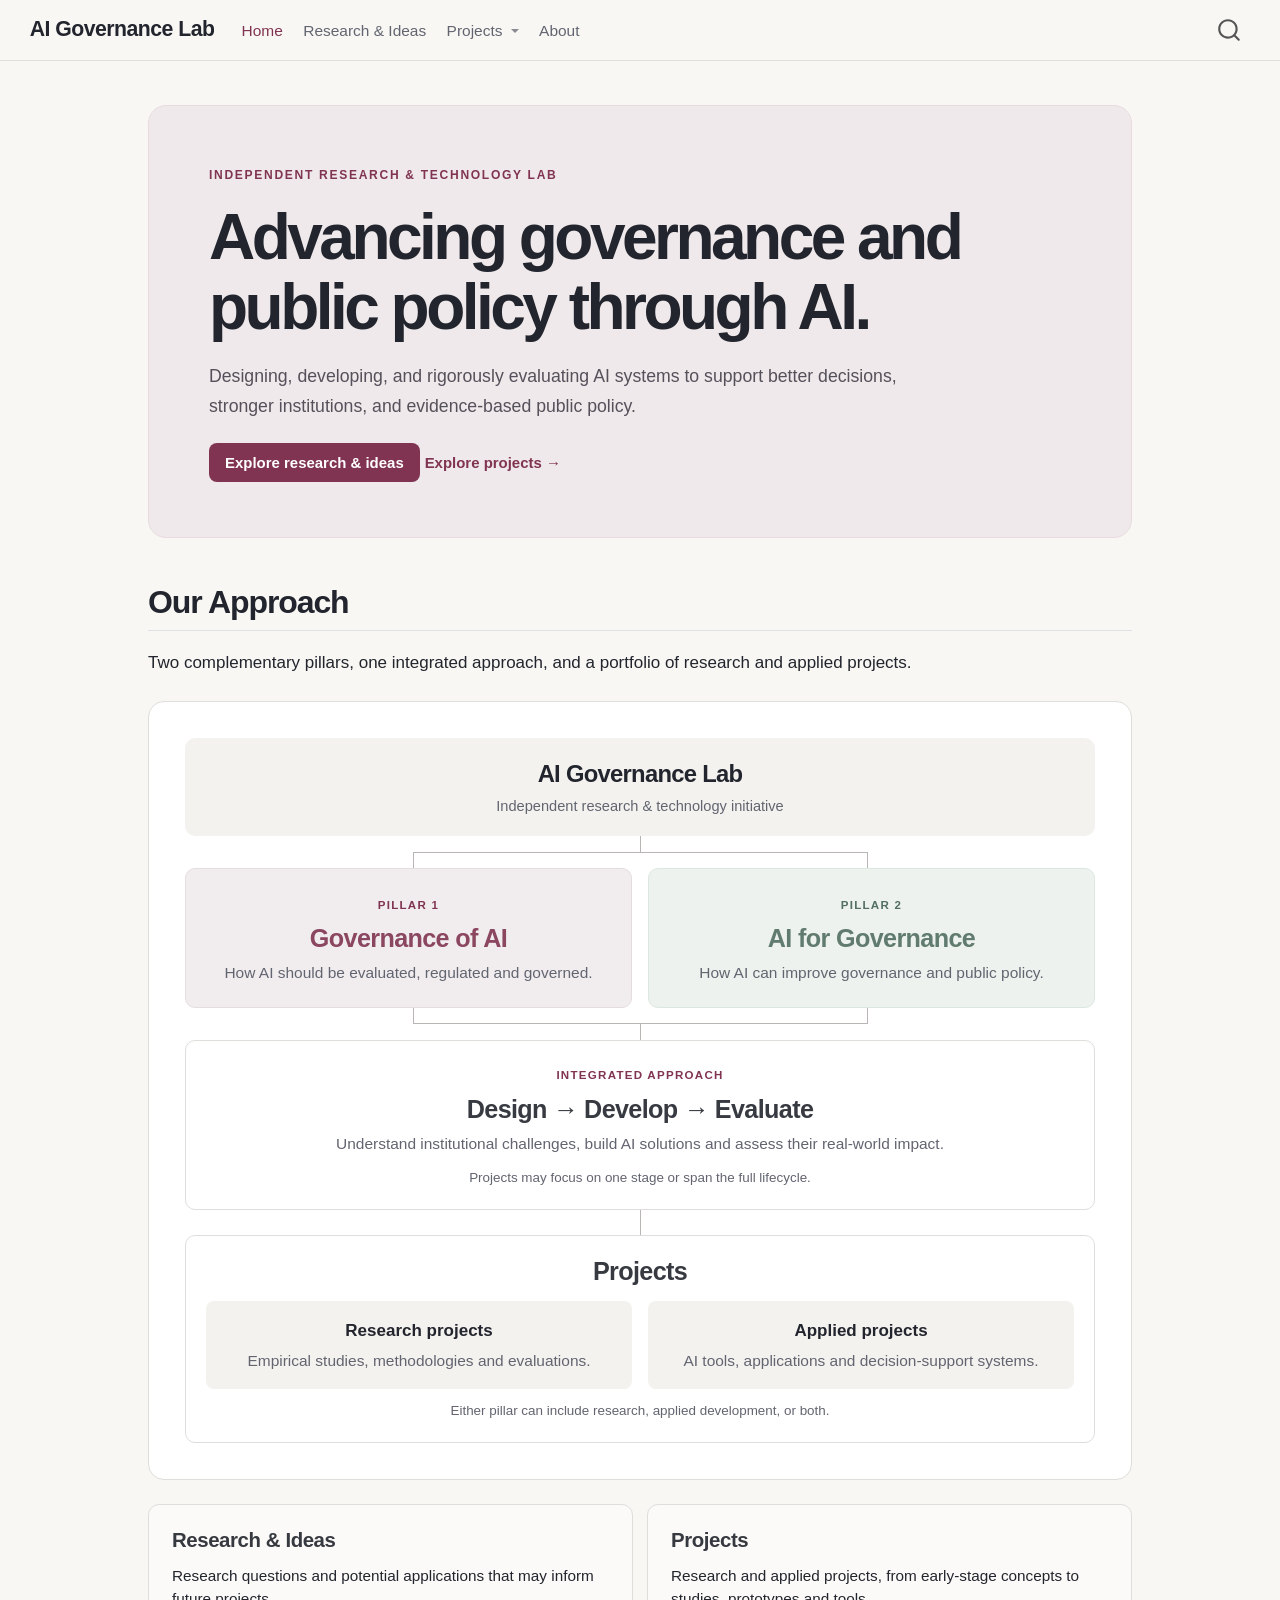
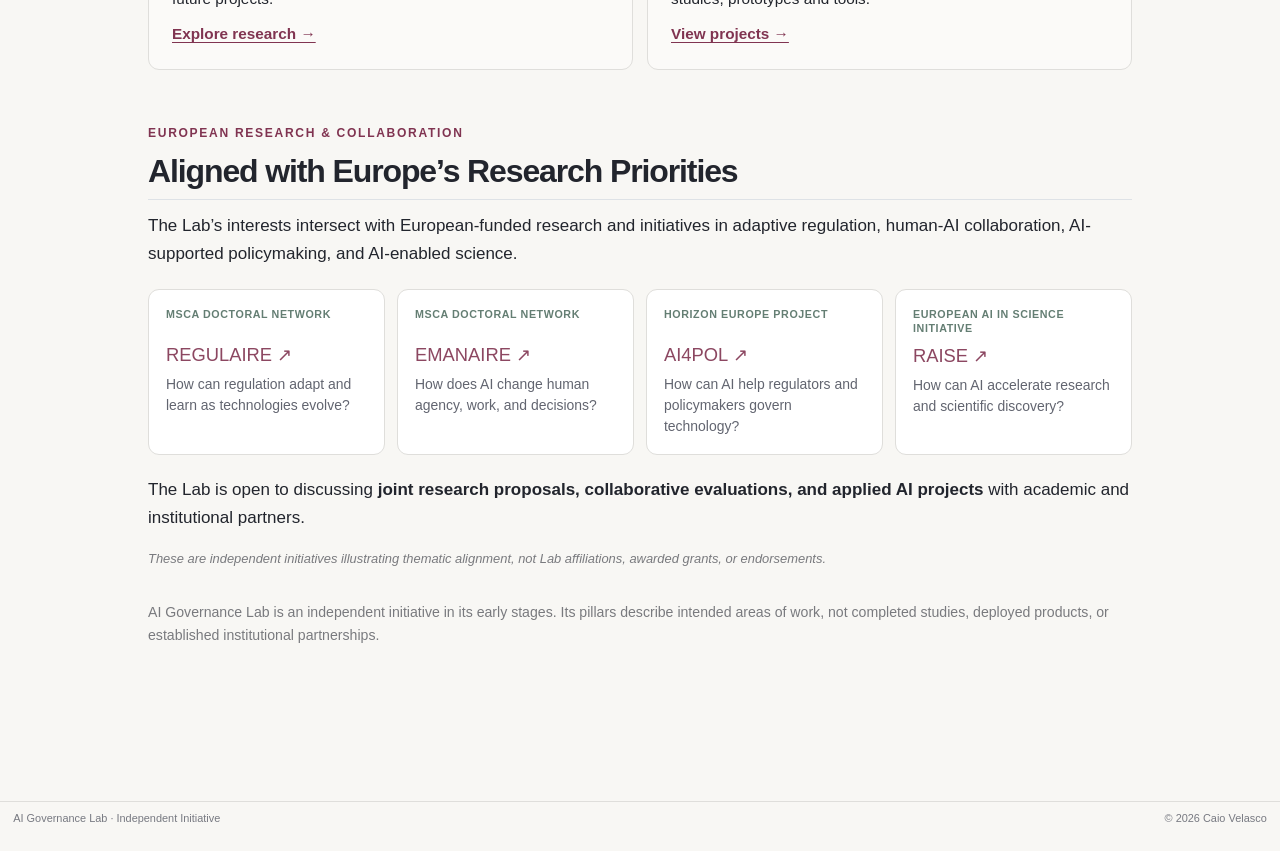
<file: index.html>
<!DOCTYPE html>
<html xmlns="http://www.w3.org/1999/xhtml" lang="en" xml:lang="en"><head>

<meta charset="utf-8">
<meta name="generator" content="quarto-1.7.28">

<meta name="viewport" content="width=device-width, initial-scale=1.0, user-scalable=yes">


<title>Home – AI Governance Lab</title>
<style>
code{white-space: pre-wrap;}
span.smallcaps{font-variant: small-caps;}
div.columns{display: flex; gap: min(4vw, 1.5em);}
div.column{flex: auto; overflow-x: auto;}
div.hanging-indent{margin-left: 1.5em; text-indent: -1.5em;}
ul.task-list{list-style: none;}
ul.task-list li input[type="checkbox"] {
  width: 0.8em;
  margin: 0 0.8em 0.2em -1em; /* quarto-specific, see https://github.com/quarto-dev/quarto-cli/issues/4556 */ 
  vertical-align: middle;
}
</style>


<script src="site_libs/quarto-nav/quarto-nav.js"></script>
<script src="site_libs/quarto-nav/headroom.min.js"></script>
<script src="site_libs/clipboard/clipboard.min.js"></script>
<script src="site_libs/quarto-search/autocomplete.umd.js"></script>
<script src="site_libs/quarto-search/fuse.min.js"></script>
<script src="site_libs/quarto-search/quarto-search.js"></script>
<meta name="quarto:offset" content="./">
<script src="site_libs/quarto-html/quarto.js" type="module"></script>
<script src="site_libs/quarto-html/tabsets/tabsets.js" type="module"></script>
<script src="site_libs/quarto-html/popper.min.js"></script>
<script src="site_libs/quarto-html/tippy.umd.min.js"></script>
<link href="site_libs/quarto-html/tippy.css" rel="stylesheet">
<link href="site_libs/quarto-html/quarto-syntax-highlighting-b719d3d4935f2b08311a76135e2bf442.css" rel="stylesheet" id="quarto-text-highlighting-styles">
<script src="site_libs/bootstrap/bootstrap.min.js"></script>
<link href="site_libs/bootstrap/bootstrap-icons.css" rel="stylesheet">
<link href="site_libs/bootstrap/bootstrap-a7e50f59256de108c7354ee72caa2c62.min.css" rel="stylesheet" append-hash="true" id="quarto-bootstrap" data-mode="light">
<script id="quarto-search-options" type="application/json">{
  "location": "navbar",
  "copy-button": false,
  "collapse-after": 3,
  "panel-placement": "end",
  "type": "overlay",
  "limit": 50,
  "keyboard-shortcut": [
    "f",
    "/",
    "s"
  ],
  "show-item-context": false,
  "language": {
    "search-no-results-text": "No results",
    "search-matching-documents-text": "matching documents",
    "search-copy-link-title": "Copy link to search",
    "search-hide-matches-text": "Hide additional matches",
    "search-more-match-text": "more match in this document",
    "search-more-matches-text": "more matches in this document",
    "search-clear-button-title": "Clear",
    "search-text-placeholder": "",
    "search-detached-cancel-button-title": "Cancel",
    "search-submit-button-title": "Submit",
    "search-label": "Search"
  }
}</script>
<script async="" src="https://www.googletagmanager.com/gtag/js?id=G-DVYD0LK26Z"></script>

<script type="text/javascript">

window.dataLayer = window.dataLayer || [];
function gtag(){dataLayer.push(arguments);}
gtag('js', new Date());
gtag('config', 'G-DVYD0LK26Z', { 'anonymize_ip': true});
</script>
<style>html{ scroll-behavior: smooth; }</style>


<link rel="stylesheet" href="styles.css">
</head>

<body class="nav-fixed quarto-light">

<div id="quarto-search-results"></div>
  <header id="quarto-header" class="headroom fixed-top">
    <nav class="navbar navbar-expand-lg " data-bs-theme="dark">
      <div class="navbar-container container-fluid">
      <div class="navbar-brand-container mx-auto">
    <a class="navbar-brand" href="./index.html">
    <span class="navbar-title">AI Governance Lab</span>
    </a>
  </div>
            <div id="quarto-search" class="" title="Search"></div>
          <button class="navbar-toggler" type="button" data-bs-toggle="collapse" data-bs-target="#navbarCollapse" aria-controls="navbarCollapse" role="menu" aria-expanded="false" aria-label="Toggle navigation" onclick="if (window.quartoToggleHeadroom) { window.quartoToggleHeadroom(); }">
  <span class="navbar-toggler-icon"></span>
</button>
          <div class="collapse navbar-collapse" id="navbarCollapse">
            <ul class="navbar-nav navbar-nav-scroll me-auto">
  <li class="nav-item">
    <a class="nav-link active" href="./index.html" aria-current="page"> 
<span class="menu-text">Home</span></a>
  </li>  
  <li class="nav-item">
    <a class="nav-link" href="./research.html"> 
<span class="menu-text">Research &amp; Ideas</span></a>
  </li>  
  <li class="nav-item dropdown ">
    <a class="nav-link dropdown-toggle" href="#" id="nav-menu-projects" role="link" data-bs-toggle="dropdown" aria-expanded="false">
 <span class="menu-text">Projects</span>
    </a>
    <ul class="dropdown-menu" aria-labelledby="nav-menu-projects">    
        <li>
    <a class="dropdown-item" href="./projects.html">
 <span class="dropdown-text">All projects</span></a>
  </li>  
        <li>
    <a class="dropdown-item" href="./projects/ai-claims-to-evidence/index.html">
 <span class="dropdown-text">From AI Claims to Evidence</span></a>
  </li>  
        <li>
    <a class="dropdown-item" href="./projects/impact-self-assessment/index.html">
 <span class="dropdown-text">AI Impact Self-Assessment</span></a>
  </li>  
        <li>
    <a class="dropdown-item" href="./projects/frontier-ai-risk-governance/index.html">
 <span class="dropdown-text">Frontier AI Risk Governance</span></a>
  </li>  
    </ul>
  </li>
  <li class="nav-item">
    <a class="nav-link" href="./about.html"> 
<span class="menu-text">About</span></a>
  </li>  
</ul>
          </div> <!-- /navcollapse -->
            <div class="quarto-navbar-tools">
</div>
      </div> <!-- /container-fluid -->
    </nav>
</header>
<!-- content -->
<div id="quarto-content" class="quarto-container page-columns page-rows-contents page-layout-full page-navbar">
<!-- sidebar -->
<!-- margin-sidebar -->
    
<!-- main -->
<main class="content column-page" id="quarto-document-content">

<header id="title-block-header" class="quarto-title-block default">
<div class="quarto-title">
<h1 class="title">Home</h1>
</div>



<div class="quarto-title-meta column-page">

    
  
    
  </div>
  


</header>


<div class="hero">
<div class="eyebrow">
INDEPENDENT RESEARCH &amp; TECHNOLOGY LAB
</div>
<section id="advancing-governance-and-public-policy-through-ai." class="level1">
<h1>Advancing governance and public policy through AI.</h1>
<p>Designing, developing, and rigorously evaluating AI systems to support better decisions, stronger institutions, and evidence-based public policy.</p>
<div class="hero-links">
<p><a class="hero-primary" href="./research.html">Explore research &amp; ideas</a> <a class="hero-secondary" href="./projects.html">Explore projects →</a></p>
</div>
</section>
</div>
<p><br></p>
<section id="our-approach" class="level2">
<h2 data-anchor-id="our-approach">Our Approach</h2>
<p>Two complementary pillars, one integrated approach, and a portfolio of research and applied projects.</p>
<section class="lab-framework" aria-label="AI Governance Lab framework">
  <div class="framework-root"><strong>AI Governance Lab</strong><span>Independent research &amp; technology initiative</span></div>
  <div class="framework-fork" aria-hidden="true"><i></i></div>
  <div class="framework-pair">
    <div class="framework-pillar framework-plum"><small>PILLAR 1</small><h3>Governance of AI</h3><p>How AI should be evaluated, regulated and governed.</p></div>
    <div class="framework-pillar framework-sage"><small>PILLAR 2</small><h3>AI for Governance</h3><p>How AI can improve governance and public policy.</p></div>
  </div>
  <div class="framework-join" aria-hidden="true"><i></i></div>
  <div class="framework-process"><small>INTEGRATED APPROACH</small><h3>Design → Develop → Evaluate</h3><p>Understand institutional challenges, build AI solutions and assess their real-world impact.</p><p class="framework-note">Projects may focus on one stage or span the full lifecycle.</p></div>
  <div class="framework-stem" aria-hidden="true"></div>
  <div class="framework-projects"><h3>Projects</h3><div class="framework-pair"><div class="framework-type"><strong>Research projects</strong><p>Empirical studies, methodologies and evaluations.</p></div><div class="framework-type"><strong>Applied projects</strong><p>AI tools, applications and decision-support systems.</p></div></div><p class="framework-note">Either pillar can include research, applied development, or both.</p></div>
</section>
<div class="work-grid framework-links">
<section id="research-ideas" class="level3 work-card">
<h3 data-anchor-id="research-ideas">Research &amp; Ideas</h3>
<p>Research questions and potential applications that may inform future projects.</p>
<p><a href="./research.html">Explore research →</a></p>
</section>
<section id="projects" class="level3 work-card">
<h3 data-anchor-id="projects">Projects</h3>
<p>Research and applied projects, from early-stage concepts to studies, prototypes and tools.</p>
<p><a href="./projects.html">View projects →</a></p>
</section>
</div>
<div class="europe-section">
<div class="eyebrow">
EUROPEAN RESEARCH &amp; COLLABORATION
</div>
<section id="aligned-with-europes-research-priorities" class="level2">
<h2 data-anchor-id="aligned-with-europes-research-priorities">Aligned with Europe’s Research Priorities</h2>
<p>The Lab’s interests intersect with European-funded research and initiatives in adaptive regulation, human-AI collaboration, AI-supported policymaking, and AI-enabled science.</p>
<div class="initiative-grid">
<div class="initiative-card">
<div class="initiative-type">
MSCA DOCTORAL NETWORK
</div>
<section id="regulaire" class="level3">
<h3 data-anchor-id="regulaire"><a href="https://cordis.europa.eu/project/id/101312218">REGULAIRE ↗</a></h3>
<p>How can regulation adapt and learn as technologies evolve?</p>
</section>
</div>
<div class="initiative-card">
<div class="initiative-type">
MSCA DOCTORAL NETWORK
</div>
<section id="emanaire" class="level3">
<h3 data-anchor-id="emanaire"><a href="https://cordis.europa.eu/project/id/101311637">EMANAIRE ↗</a></h3>
<p>How does AI change human agency, work, and decisions?</p>
</section>
</div>
<div class="initiative-card">
<div class="initiative-type">
HORIZON EUROPE PROJECT
</div>
<section id="ai4pol" class="level3">
<h3 data-anchor-id="ai4pol"><a href="https://cordis.europa.eu/project/id/101177455">AI4POL ↗</a></h3>
<p>How can AI help regulators and policymakers govern technology?</p>
</section>
</div>
<div class="initiative-card">
<div class="initiative-type">
EUROPEAN AI IN SCIENCE INITIATIVE
</div>
<section id="raise" class="level3">
<h3 data-anchor-id="raise"><a href="https://research-and-innovation.ec.europa.eu/strategy/strategy-research-and-innovation/our-digital-future/european-ai-science-strategy/raise-resource-ai-science-europe_en">RAISE ↗</a></h3>
<p>How can AI accelerate research and scientific discovery?</p>
</section>
</div>
</div>
<p>The Lab is open to discussing <strong>joint research proposals, collaborative evaluations, and applied AI projects</strong> with academic and institutional partners.</p>
<p class="initiative-disclaimer">
<em>These are independent initiatives illustrating thematic alignment, not Lab affiliations, awarded grants, or endorsements.</em>
</p>
</section>
</div>
<p class="quiet-note">
AI Governance Lab is an independent initiative in its early stages. Its pillars describe intended areas of work, not completed studies, deployed products, or established institutional partnerships.
</p>


</section>

</main> <!-- /main -->
<script id="quarto-html-after-body" type="application/javascript">
  window.document.addEventListener("DOMContentLoaded", function (event) {
    const isCodeAnnotation = (el) => {
      for (const clz of el.classList) {
        if (clz.startsWith('code-annotation-')) {                     
          return true;
        }
      }
      return false;
    }
    const onCopySuccess = function(e) {
      // button target
      const button = e.trigger;
      // don't keep focus
      button.blur();
      // flash "checked"
      button.classList.add('code-copy-button-checked');
      var currentTitle = button.getAttribute("title");
      button.setAttribute("title", "Copied!");
      let tooltip;
      if (window.bootstrap) {
        button.setAttribute("data-bs-toggle", "tooltip");
        button.setAttribute("data-bs-placement", "left");
        button.setAttribute("data-bs-title", "Copied!");
        tooltip = new bootstrap.Tooltip(button, 
          { trigger: "manual", 
            customClass: "code-copy-button-tooltip",
            offset: [0, -8]});
        tooltip.show();    
      }
      setTimeout(function() {
        if (tooltip) {
          tooltip.hide();
          button.removeAttribute("data-bs-title");
          button.removeAttribute("data-bs-toggle");
          button.removeAttribute("data-bs-placement");
        }
        button.setAttribute("title", currentTitle);
        button.classList.remove('code-copy-button-checked');
      }, 1000);
      // clear code selection
      e.clearSelection();
    }
    const getTextToCopy = function(trigger) {
        const codeEl = trigger.previousElementSibling.cloneNode(true);
        for (const childEl of codeEl.children) {
          if (isCodeAnnotation(childEl)) {
            childEl.remove();
          }
        }
        return codeEl.innerText;
    }
    const clipboard = new window.ClipboardJS('.code-copy-button:not([data-in-quarto-modal])', {
      text: getTextToCopy
    });
    clipboard.on('success', onCopySuccess);
    if (window.document.getElementById('quarto-embedded-source-code-modal')) {
      const clipboardModal = new window.ClipboardJS('.code-copy-button[data-in-quarto-modal]', {
        text: getTextToCopy,
        container: window.document.getElementById('quarto-embedded-source-code-modal')
      });
      clipboardModal.on('success', onCopySuccess);
    }
      var localhostRegex = new RegExp(/^(?:http|https):\/\/localhost\:?[0-9]*\//);
      var mailtoRegex = new RegExp(/^mailto:/);
        var filterRegex = new RegExp("https:\/\/aigovernancelab\.org");
      var isInternal = (href) => {
          return filterRegex.test(href) || localhostRegex.test(href) || mailtoRegex.test(href);
      }
      // Inspect non-navigation links and adorn them if external
     var links = window.document.querySelectorAll('a[href]:not(.nav-link):not(.navbar-brand):not(.toc-action):not(.sidebar-link):not(.sidebar-item-toggle):not(.pagination-link):not(.no-external):not([aria-hidden]):not(.dropdown-item):not(.quarto-navigation-tool):not(.about-link)');
      for (var i=0; i<links.length; i++) {
        const link = links[i];
        if (!isInternal(link.href)) {
          // undo the damage that might have been done by quarto-nav.js in the case of
          // links that we want to consider external
          if (link.dataset.originalHref !== undefined) {
            link.href = link.dataset.originalHref;
          }
            // target, if specified
            link.setAttribute("target", "_blank");
            if (link.getAttribute("rel") === null) {
              link.setAttribute("rel", "noopener");
            }
        }
      }
    function tippyHover(el, contentFn, onTriggerFn, onUntriggerFn) {
      const config = {
        allowHTML: true,
        maxWidth: 500,
        delay: 100,
        arrow: false,
        appendTo: function(el) {
            return el.parentElement;
        },
        interactive: true,
        interactiveBorder: 10,
        theme: 'quarto',
        placement: 'bottom-start',
      };
      if (contentFn) {
        config.content = contentFn;
      }
      if (onTriggerFn) {
        config.onTrigger = onTriggerFn;
      }
      if (onUntriggerFn) {
        config.onUntrigger = onUntriggerFn;
      }
      window.tippy(el, config); 
    }
    const noterefs = window.document.querySelectorAll('a[role="doc-noteref"]');
    for (var i=0; i<noterefs.length; i++) {
      const ref = noterefs[i];
      tippyHover(ref, function() {
        // use id or data attribute instead here
        let href = ref.getAttribute('data-footnote-href') || ref.getAttribute('href');
        try { href = new URL(href).hash; } catch {}
        const id = href.replace(/^#\/?/, "");
        const note = window.document.getElementById(id);
        if (note) {
          return note.innerHTML;
        } else {
          return "";
        }
      });
    }
    const xrefs = window.document.querySelectorAll('a.quarto-xref');
    const processXRef = (id, note) => {
      // Strip column container classes
      const stripColumnClz = (el) => {
        el.classList.remove("page-full", "page-columns");
        if (el.children) {
          for (const child of el.children) {
            stripColumnClz(child);
          }
        }
      }
      stripColumnClz(note)
      if (id === null || id.startsWith('sec-')) {
        // Special case sections, only their first couple elements
        const container = document.createElement("div");
        if (note.children && note.children.length > 2) {
          container.appendChild(note.children[0].cloneNode(true));
          for (let i = 1; i < note.children.length; i++) {
            const child = note.children[i];
            if (child.tagName === "P" && child.innerText === "") {
              continue;
            } else {
              container.appendChild(child.cloneNode(true));
              break;
            }
          }
          if (window.Quarto?.typesetMath) {
            window.Quarto.typesetMath(container);
          }
          return container.innerHTML
        } else {
          if (window.Quarto?.typesetMath) {
            window.Quarto.typesetMath(note);
          }
          return note.innerHTML;
        }
      } else {
        // Remove any anchor links if they are present
        const anchorLink = note.querySelector('a.anchorjs-link');
        if (anchorLink) {
          anchorLink.remove();
        }
        if (window.Quarto?.typesetMath) {
          window.Quarto.typesetMath(note);
        }
        if (note.classList.contains("callout")) {
          return note.outerHTML;
        } else {
          return note.innerHTML;
        }
      }
    }
    for (var i=0; i<xrefs.length; i++) {
      const xref = xrefs[i];
      tippyHover(xref, undefined, function(instance) {
        instance.disable();
        let url = xref.getAttribute('href');
        let hash = undefined; 
        if (url.startsWith('#')) {
          hash = url;
        } else {
          try { hash = new URL(url).hash; } catch {}
        }
        if (hash) {
          const id = hash.replace(/^#\/?/, "");
          const note = window.document.getElementById(id);
          if (note !== null) {
            try {
              const html = processXRef(id, note.cloneNode(true));
              instance.setContent(html);
            } finally {
              instance.enable();
              instance.show();
            }
          } else {
            // See if we can fetch this
            fetch(url.split('#')[0])
            .then(res => res.text())
            .then(html => {
              const parser = new DOMParser();
              const htmlDoc = parser.parseFromString(html, "text/html");
              const note = htmlDoc.getElementById(id);
              if (note !== null) {
                const html = processXRef(id, note);
                instance.setContent(html);
              } 
            }).finally(() => {
              instance.enable();
              instance.show();
            });
          }
        } else {
          // See if we can fetch a full url (with no hash to target)
          // This is a special case and we should probably do some content thinning / targeting
          fetch(url)
          .then(res => res.text())
          .then(html => {
            const parser = new DOMParser();
            const htmlDoc = parser.parseFromString(html, "text/html");
            const note = htmlDoc.querySelector('main.content');
            if (note !== null) {
              // This should only happen for chapter cross references
              // (since there is no id in the URL)
              // remove the first header
              if (note.children.length > 0 && note.children[0].tagName === "HEADER") {
                note.children[0].remove();
              }
              const html = processXRef(null, note);
              instance.setContent(html);
            } 
          }).finally(() => {
            instance.enable();
            instance.show();
          });
        }
      }, function(instance) {
      });
    }
        let selectedAnnoteEl;
        const selectorForAnnotation = ( cell, annotation) => {
          let cellAttr = 'data-code-cell="' + cell + '"';
          let lineAttr = 'data-code-annotation="' +  annotation + '"';
          const selector = 'span[' + cellAttr + '][' + lineAttr + ']';
          return selector;
        }
        const selectCodeLines = (annoteEl) => {
          const doc = window.document;
          const targetCell = annoteEl.getAttribute("data-target-cell");
          const targetAnnotation = annoteEl.getAttribute("data-target-annotation");
          const annoteSpan = window.document.querySelector(selectorForAnnotation(targetCell, targetAnnotation));
          const lines = annoteSpan.getAttribute("data-code-lines").split(",");
          const lineIds = lines.map((line) => {
            return targetCell + "-" + line;
          })
          let top = null;
          let height = null;
          let parent = null;
          if (lineIds.length > 0) {
              //compute the position of the single el (top and bottom and make a div)
              const el = window.document.getElementById(lineIds[0]);
              top = el.offsetTop;
              height = el.offsetHeight;
              parent = el.parentElement.parentElement;
            if (lineIds.length > 1) {
              const lastEl = window.document.getElementById(lineIds[lineIds.length - 1]);
              const bottom = lastEl.offsetTop + lastEl.offsetHeight;
              height = bottom - top;
            }
            if (top !== null && height !== null && parent !== null) {
              // cook up a div (if necessary) and position it 
              let div = window.document.getElementById("code-annotation-line-highlight");
              if (div === null) {
                div = window.document.createElement("div");
                div.setAttribute("id", "code-annotation-line-highlight");
                div.style.position = 'absolute';
                parent.appendChild(div);
              }
              div.style.top = top - 2 + "px";
              div.style.height = height + 4 + "px";
              div.style.left = 0;
              let gutterDiv = window.document.getElementById("code-annotation-line-highlight-gutter");
              if (gutterDiv === null) {
                gutterDiv = window.document.createElement("div");
                gutterDiv.setAttribute("id", "code-annotation-line-highlight-gutter");
                gutterDiv.style.position = 'absolute';
                const codeCell = window.document.getElementById(targetCell);
                const gutter = codeCell.querySelector('.code-annotation-gutter');
                gutter.appendChild(gutterDiv);
              }
              gutterDiv.style.top = top - 2 + "px";
              gutterDiv.style.height = height + 4 + "px";
            }
            selectedAnnoteEl = annoteEl;
          }
        };
        const unselectCodeLines = () => {
          const elementsIds = ["code-annotation-line-highlight", "code-annotation-line-highlight-gutter"];
          elementsIds.forEach((elId) => {
            const div = window.document.getElementById(elId);
            if (div) {
              div.remove();
            }
          });
          selectedAnnoteEl = undefined;
        };
          // Handle positioning of the toggle
      window.addEventListener(
        "resize",
        throttle(() => {
          elRect = undefined;
          if (selectedAnnoteEl) {
            selectCodeLines(selectedAnnoteEl);
          }
        }, 10)
      );
      function throttle(fn, ms) {
      let throttle = false;
      let timer;
        return (...args) => {
          if(!throttle) { // first call gets through
              fn.apply(this, args);
              throttle = true;
          } else { // all the others get throttled
              if(timer) clearTimeout(timer); // cancel #2
              timer = setTimeout(() => {
                fn.apply(this, args);
                timer = throttle = false;
              }, ms);
          }
        };
      }
        // Attach click handler to the DT
        const annoteDls = window.document.querySelectorAll('dt[data-target-cell]');
        for (const annoteDlNode of annoteDls) {
          annoteDlNode.addEventListener('click', (event) => {
            const clickedEl = event.target;
            if (clickedEl !== selectedAnnoteEl) {
              unselectCodeLines();
              const activeEl = window.document.querySelector('dt[data-target-cell].code-annotation-active');
              if (activeEl) {
                activeEl.classList.remove('code-annotation-active');
              }
              selectCodeLines(clickedEl);
              clickedEl.classList.add('code-annotation-active');
            } else {
              // Unselect the line
              unselectCodeLines();
              clickedEl.classList.remove('code-annotation-active');
            }
          });
        }
    const findCites = (el) => {
      const parentEl = el.parentElement;
      if (parentEl) {
        const cites = parentEl.dataset.cites;
        if (cites) {
          return {
            el,
            cites: cites.split(' ')
          };
        } else {
          return findCites(el.parentElement)
        }
      } else {
        return undefined;
      }
    };
    var bibliorefs = window.document.querySelectorAll('a[role="doc-biblioref"]');
    for (var i=0; i<bibliorefs.length; i++) {
      const ref = bibliorefs[i];
      const citeInfo = findCites(ref);
      if (citeInfo) {
        tippyHover(citeInfo.el, function() {
          var popup = window.document.createElement('div');
          citeInfo.cites.forEach(function(cite) {
            var citeDiv = window.document.createElement('div');
            citeDiv.classList.add('hanging-indent');
            citeDiv.classList.add('csl-entry');
            var biblioDiv = window.document.getElementById('ref-' + cite);
            if (biblioDiv) {
              citeDiv.innerHTML = biblioDiv.innerHTML;
            }
            popup.appendChild(citeDiv);
          });
          return popup.innerHTML;
        });
      }
    }
  });
  </script>
</div> <!-- /content -->
<footer class="footer">
  <div class="nav-footer">
    <div class="nav-footer-left">
<p>AI Governance Lab · Independent Initiative</p>
</div>   
    <div class="nav-footer-center">
      &nbsp;
    </div>
    <div class="nav-footer-right">
<p>© 2026 Caio Velasco</p>
</div>
  </div>
</footer>




<script src="site_libs/quarto-html/zenscroll-min.js"></script>
</body></html>
</file>
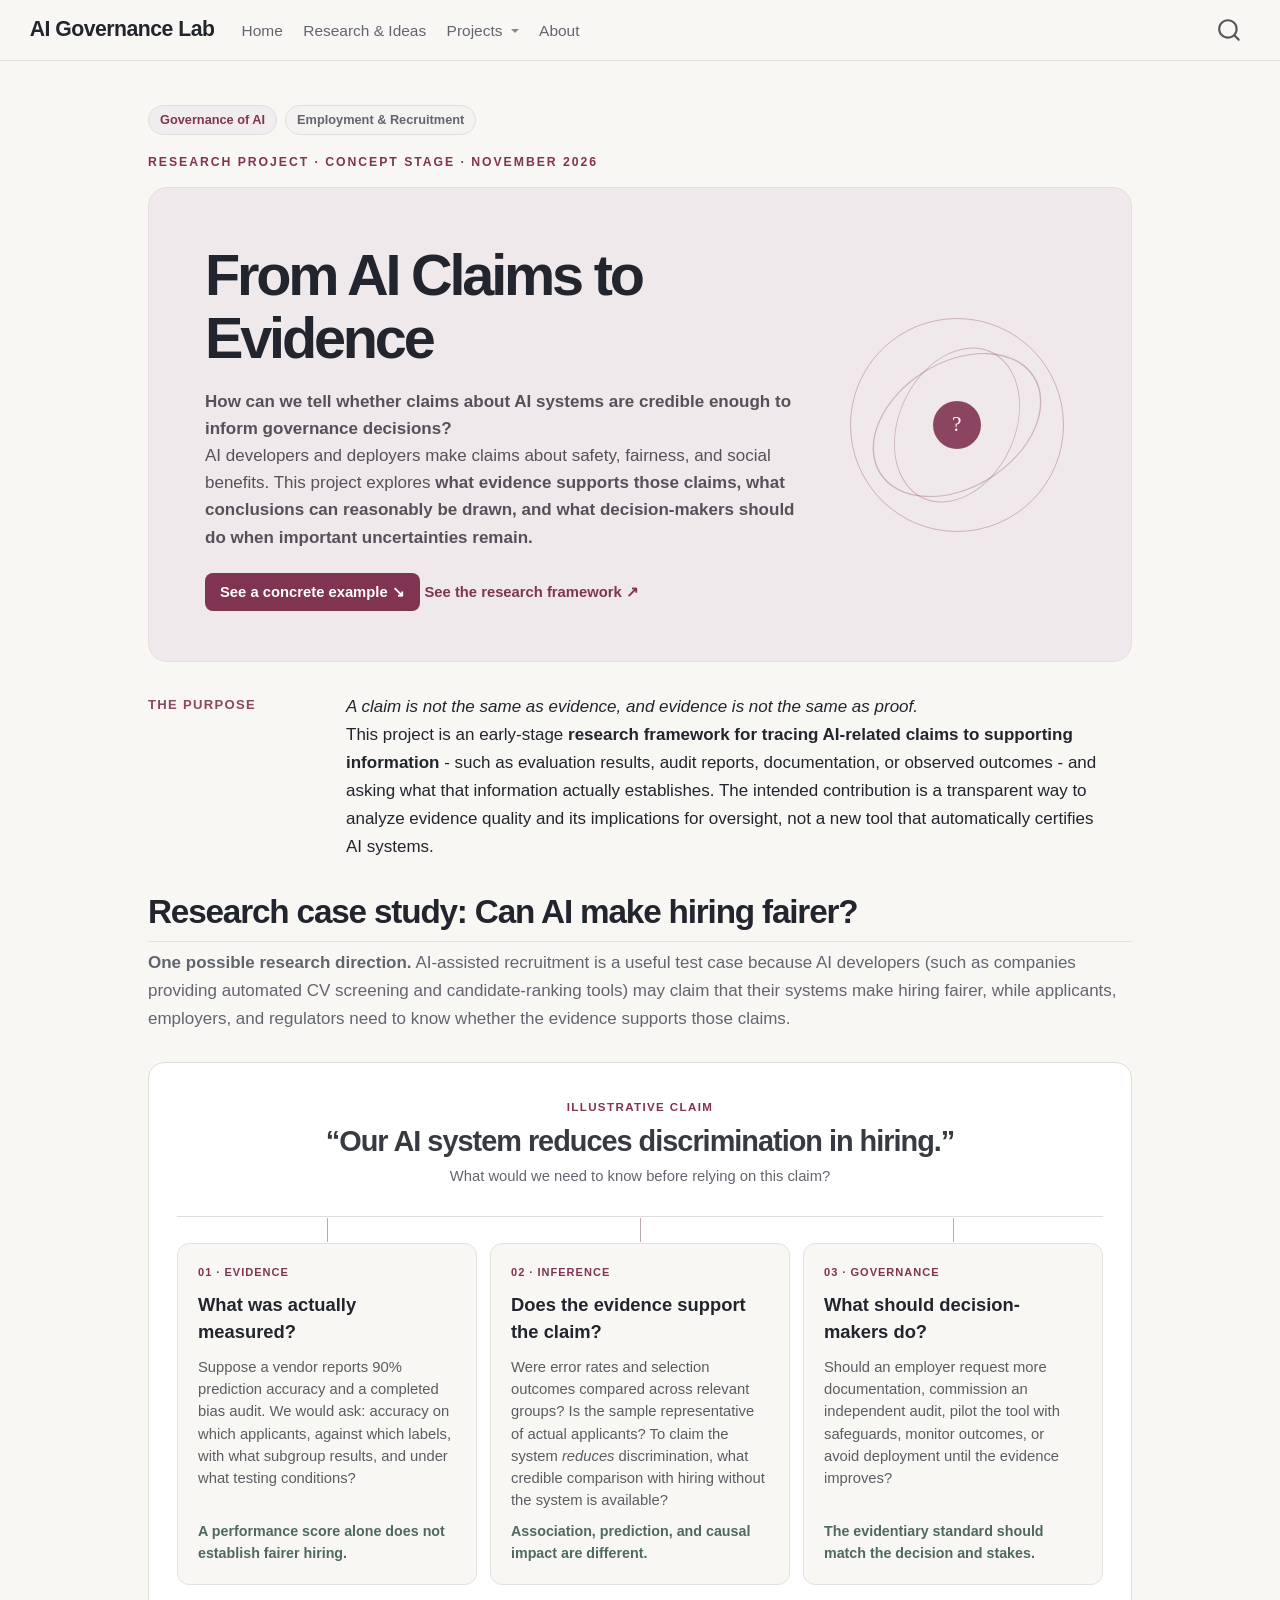
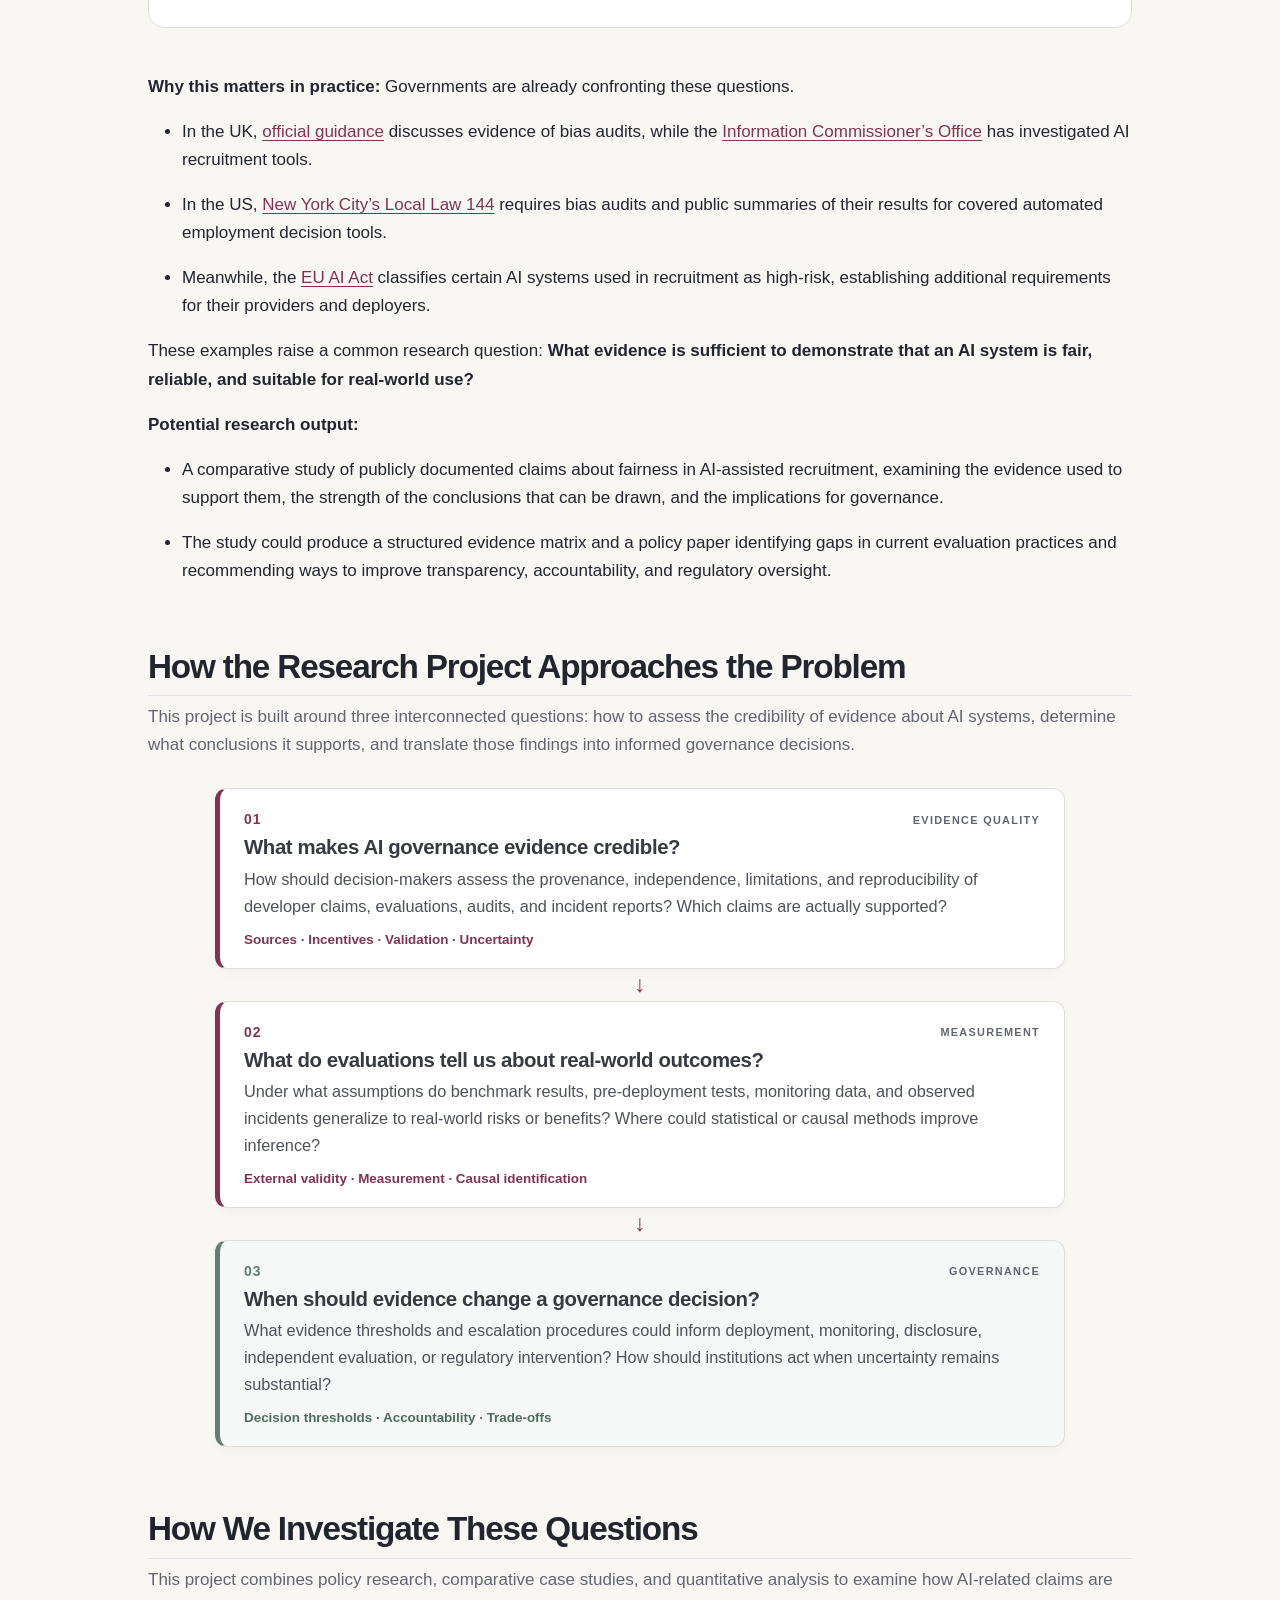
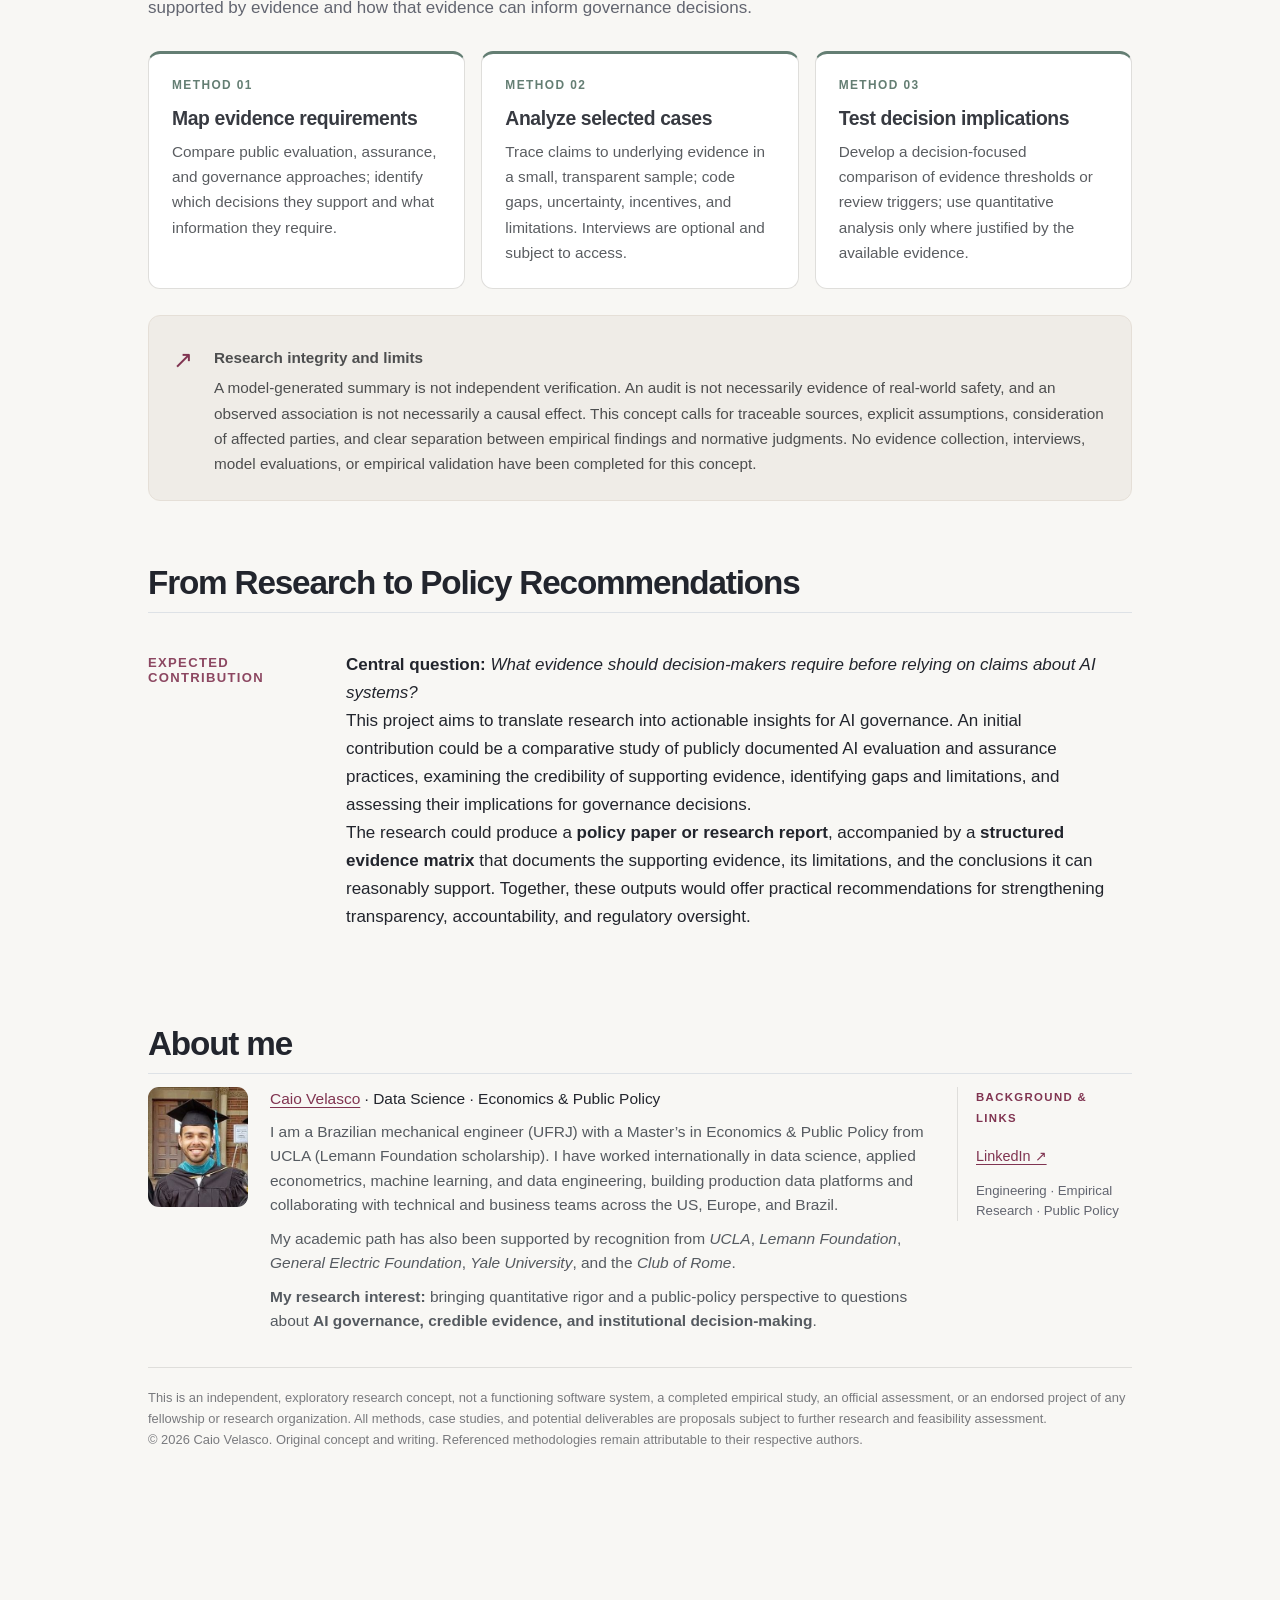
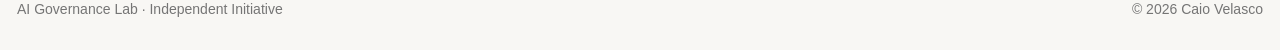
<file: projects/ai-claims-to-evidence/index.html>
<!DOCTYPE html>
<html xmlns="http://www.w3.org/1999/xhtml" lang="en" xml:lang="en"><head>

<meta charset="utf-8">
<meta name="generator" content="quarto-1.7.28">

<meta name="viewport" content="width=device-width, initial-scale=1.0, user-scalable=yes">


<title>From AI Claims to Evidence – AI Governance Lab</title>
<style>
code{white-space: pre-wrap;}
span.smallcaps{font-variant: small-caps;}
div.columns{display: flex; gap: min(4vw, 1.5em);}
div.column{flex: auto; overflow-x: auto;}
div.hanging-indent{margin-left: 1.5em; text-indent: -1.5em;}
ul.task-list{list-style: none;}
ul.task-list li input[type="checkbox"] {
  width: 0.8em;
  margin: 0 0.8em 0.2em -1em; /* quarto-specific, see https://github.com/quarto-dev/quarto-cli/issues/4556 */ 
  vertical-align: middle;
}
</style>


<script src="../../site_libs/quarto-nav/quarto-nav.js"></script>
<script src="../../site_libs/quarto-nav/headroom.min.js"></script>
<script src="../../site_libs/clipboard/clipboard.min.js"></script>
<script src="../../site_libs/quarto-search/autocomplete.umd.js"></script>
<script src="../../site_libs/quarto-search/fuse.min.js"></script>
<script src="../../site_libs/quarto-search/quarto-search.js"></script>
<meta name="quarto:offset" content="../../">
<script src="../../site_libs/quarto-html/quarto.js" type="module"></script>
<script src="../../site_libs/quarto-html/tabsets/tabsets.js" type="module"></script>
<script src="../../site_libs/quarto-html/popper.min.js"></script>
<script src="../../site_libs/quarto-html/tippy.umd.min.js"></script>
<link href="../../site_libs/quarto-html/tippy.css" rel="stylesheet">
<link href="../../site_libs/quarto-html/quarto-syntax-highlighting-b719d3d4935f2b08311a76135e2bf442.css" rel="stylesheet" id="quarto-text-highlighting-styles">
<script src="../../site_libs/bootstrap/bootstrap.min.js"></script>
<link href="../../site_libs/bootstrap/bootstrap-icons.css" rel="stylesheet">
<link href="../../site_libs/bootstrap/bootstrap-12e1986992d13bc6f3a262db73ee307a.min.css" rel="stylesheet" append-hash="true" id="quarto-bootstrap" data-mode="light">
<script id="quarto-search-options" type="application/json">{
  "location": "navbar",
  "copy-button": false,
  "collapse-after": 3,
  "panel-placement": "end",
  "type": "overlay",
  "limit": 50,
  "keyboard-shortcut": [
    "f",
    "/",
    "s"
  ],
  "show-item-context": false,
  "language": {
    "search-no-results-text": "No results",
    "search-matching-documents-text": "matching documents",
    "search-copy-link-title": "Copy link to search",
    "search-hide-matches-text": "Hide additional matches",
    "search-more-match-text": "more match in this document",
    "search-more-matches-text": "more matches in this document",
    "search-clear-button-title": "Clear",
    "search-text-placeholder": "",
    "search-detached-cancel-button-title": "Cancel",
    "search-submit-button-title": "Submit",
    "search-label": "Search"
  }
}</script>
<script async="" src="https://www.googletagmanager.com/gtag/js?id=G-DVYD0LK26Z"></script>

<script type="text/javascript">

window.dataLayer = window.dataLayer || [];
function gtag(){dataLayer.push(arguments);}
gtag('js', new Date());
gtag('config', 'G-DVYD0LK26Z', { 'anonymize_ip': true});
</script>
<style>html{ scroll-behavior: smooth; }</style>


<link rel="stylesheet" href="styles.css">
</head>

<body class="nav-fixed quarto-light">

<div id="quarto-search-results"></div>
  <header id="quarto-header" class="headroom fixed-top">
    <nav class="navbar navbar-expand-lg " data-bs-theme="dark">
      <div class="navbar-container container-fluid">
      <div class="navbar-brand-container mx-auto">
    <a class="navbar-brand" href="../../index.html">
    <span class="navbar-title">AI Governance Lab</span>
    </a>
  </div>
            <div id="quarto-search" class="" title="Search"></div>
          <button class="navbar-toggler" type="button" data-bs-toggle="collapse" data-bs-target="#navbarCollapse" aria-controls="navbarCollapse" role="menu" aria-expanded="false" aria-label="Toggle navigation" onclick="if (window.quartoToggleHeadroom) { window.quartoToggleHeadroom(); }">
  <span class="navbar-toggler-icon"></span>
</button>
          <div class="collapse navbar-collapse" id="navbarCollapse">
            <ul class="navbar-nav navbar-nav-scroll me-auto">
  <li class="nav-item">
    <a class="nav-link" href="../../index.html"> 
<span class="menu-text">Home</span></a>
  </li>  
  <li class="nav-item">
    <a class="nav-link" href="../../research.html"> 
<span class="menu-text">Research &amp; Ideas</span></a>
  </li>  
  <li class="nav-item dropdown ">
    <a class="nav-link dropdown-toggle" href="#" id="nav-menu-projects" role="link" data-bs-toggle="dropdown" aria-expanded="false">
 <span class="menu-text">Projects</span>
    </a>
    <ul class="dropdown-menu" aria-labelledby="nav-menu-projects">    
        <li>
    <a class="dropdown-item" href="../../projects.html">
 <span class="dropdown-text">All projects</span></a>
  </li>  
        <li>
    <a class="dropdown-item" href="../../projects/ai-claims-to-evidence/index.html">
 <span class="dropdown-text">From AI Claims to Evidence</span></a>
  </li>  
        <li>
    <a class="dropdown-item" href="../../projects/impact-self-assessment/index.html">
 <span class="dropdown-text">AI Impact Self-Assessment</span></a>
  </li>  
        <li>
    <a class="dropdown-item" href="../../projects/frontier-ai-risk-governance/index.html">
 <span class="dropdown-text">Frontier AI Risk Governance</span></a>
  </li>  
    </ul>
  </li>
  <li class="nav-item">
    <a class="nav-link" href="../../about.html"> 
<span class="menu-text">About</span></a>
  </li>  
</ul>
          </div> <!-- /navcollapse -->
            <div class="quarto-navbar-tools">
</div>
      </div> <!-- /container-fluid -->
    </nav>
</header>
<!-- content -->
<div id="quarto-content" class="quarto-container page-columns page-rows-contents page-layout-full page-navbar">
<!-- sidebar -->
<!-- margin-sidebar -->
    
<!-- main -->
<main class="content column-page" id="quarto-document-content">

<header id="title-block-header" class="quarto-title-block default">
<div class="quarto-title">
<h1 class="title">From AI Claims to Evidence</h1>
<p class="subtitle lead">From AI claims to evidence-informed governance decisions</p>
</div>



<div class="quarto-title-meta column-page">

    
  
    
  </div>
  


</header>


<div class="lab-project-tags" aria-label="Project classification">
  <span class="pillar-tag">Governance of AI</span>
  <span class="application-tag">Employment &amp; Recruitment</span>
</div>
<div class="eyebrow lab-project-stage">RESEARCH PROJECT · CONCEPT STAGE · NOVEMBER 2026</div>
<div class="hero">
<section id="from-ai-claims-to-evidence" class="level1 hero-content">
<h1>From AI Claims to Evidence</h1>
<p><strong>How can we tell whether claims about AI systems are credible enough to inform governance decisions?</strong></p>
<p>AI developers and deployers make claims about safety, fairness, and social benefits. This project explores <strong>what evidence supports those claims, what conclusions can reasonably be drawn, and what decision-makers should do when important uncertainties remain.</strong></p>
<div class="hero-links">
<p><a class="button-main" href="#case-study">See a concrete example <span aria-hidden="true">↘</span></a> <a class="text-link" href="#questions">See the research framework <span aria-hidden="true">↗</span></a></p>
</div>
</section>
<div class="hero-decoration" aria-hidden="true">
<div class="orbit orbit-one">

</div>
<div class="orbit orbit-two">

</div>
<div class="orbit orbit-three">

</div>
<div class="orbit-core">
?
</div>
</div>
</div>
<div class="intro-grid">
<section id="the-purpose" class="level3 intro-label">
<h3 data-anchor-id="the-purpose">THE PURPOSE</h3>
</section>
<div class="intro-copy">
<p><em>A claim is not the same as evidence, and evidence is not the same as proof.</em></p>
<p>This project is an early-stage <strong>research framework for tracing AI-related claims to supporting information</strong> - such as evaluation results, audit reports, documentation, or observed outcomes - and asking what that information actually establishes. The intended contribution is a transparent way to analyze evidence quality and its implications for oversight, not a new tool that automatically certifies AI systems.</p>
</div>
</div>
<section id="case-study" class="level2">
<h2 data-anchor-id="case-study">Research case study: Can AI make hiring fairer?</h2>
<div class="section-subtitle">
<p><strong>One possible research direction.</strong> AI-assisted recruitment is a useful test case because AI developers (such as companies providing automated CV screening and candidate-ranking tools) may claim that their systems make hiring fairer, while applicants, employers, and regulators need to know whether the evidence supports those claims.</p>
</div>
<div class="platform-panel">
<div class="platform-head">
<div class="platform-eyebrow">
ILLUSTRATIVE CLAIM
</div>
<h3>
“Our AI system reduces discrimination in hiring.”
</h3>
<p>
What would we need to know before relying on this claim?
</p>
</div>
<div class="platform-branches" aria-label="Hiring AI evidence example">
<div class="platform-branch">
<span class="branch-number">01 · EVIDENCE</span> <strong>What was actually measured?</strong> <span>Suppose a vendor reports 90% prediction accuracy and a completed bias audit. We would ask: accuracy on which applicants, against which labels, with what subgroup results, and under what testing conditions?</span> <em>A performance score alone does not establish fairer hiring.</em>
</div>
<div class="platform-branch">
<span class="branch-number">02 · INFERENCE</span> <strong>Does the evidence support the claim?</strong> <span>Were error rates and selection outcomes compared across relevant groups? Is the sample representative of actual applicants? To claim the system <i>reduces</i> discrimination, what credible comparison with hiring without the system is available?</span> <em>Association, prediction, and causal impact are different.</em>
</div>
<div class="platform-branch">
<span class="branch-number">03 · GOVERNANCE</span> <strong>What should decision-makers do?</strong> <span>Should an employer request more documentation, commission an independent audit, pilot the tool with safeguards, monitor outcomes, or avoid deployment until the evidence improves?</span> <em>The evidentiary standard should match the decision and stakes.</em>
</div>
</div>
</div>
<p><br></p>
<p><strong>Why this matters in practice:</strong> Governments are already confronting these questions.</p>
<ul>
<li><p>In the UK, <a href="https://www.gov.uk/government/publications/responsible-ai-in-recruitment-guide/responsible-ai-in-recruitment">official guidance</a> discusses evidence of bias audits, while the <a href="https://ico.org.uk/about-the-ico/media-centre/news-and-blogs/2024/11/ico-intervention-into-ai-recruitment-tools-leads-to-better-data-protection-for-job-seekers/">Information Commissioner’s Office</a> has investigated AI recruitment tools.</p></li>
<li><p>In the US, <a href="https://www.nyc.gov/site/dca/about/automated-employment-decision-tools.page">New York City’s Local Law 144</a> requires bias audits and public summaries of their results for covered automated employment decision tools.</p></li>
<li><p>Meanwhile, the <a href="https://digital-strategy.ec.europa.eu/en/policies/regulatory-framework-ai">EU AI Act</a> classifies certain AI systems used in recruitment as high-risk, establishing additional requirements for their providers and deployers.</p></li>
</ul>
<p>These examples raise a common research question: <strong>What evidence is sufficient to demonstrate that an AI system is fair, reliable, and suitable for real-world use?</strong></p>
<p><strong>Potential research output:</strong></p>
<ul>
<li><p>A comparative study of publicly documented claims about fairness in AI-assisted recruitment, examining the evidence used to support them, the strength of the conclusions that can be drawn, and the implications for governance.</p></li>
<li><p>The study could produce a structured evidence matrix and a policy paper identifying gaps in current evaluation practices and recommending ways to improve transparency, accountability, and regulatory oversight.</p></li>
</ul>
</section>
<section id="questions" class="level2">
<h2 data-anchor-id="questions">How the Research Project Approaches the Problem</h2>
<div class="section-subtitle">
<p>This project is built around three interconnected questions: how to assess the credibility of evidence about AI systems, determine what conclusions it supports, and translate those findings into informed governance decisions.</p>
</div>
<div class="workflow" aria-label="Three research questions and a proposed research process">
<div class="step">
<div class="step-top">
<span class="step-number">01</span><span class="step-tag">EVIDENCE QUALITY</span>
</div>
<h3>
What makes AI governance evidence credible?
</h3>
<p>
How should decision-makers assess the provenance, independence, limitations, and reproducibility of developer claims, evaluations, audits, and incident reports? Which claims are actually supported?
</p>
<div class="step-prompt">
Sources · Incentives · Validation · Uncertainty
</div>
</div>
<div class="connector" aria-hidden="true">
↓
</div>
<div class="step">
<div class="step-top">
<span class="step-number">02</span><span class="step-tag">MEASUREMENT</span>
</div>
<h3>
What do evaluations tell us about real-world outcomes?
</h3>
<p>
Under what assumptions do benchmark results, pre-deployment tests, monitoring data, and observed incidents generalize to real-world risks or benefits? Where could statistical or causal methods improve inference?
</p>
<div class="step-prompt">
External validity · Measurement · Causal identification
</div>
</div>
<div class="connector" aria-hidden="true">
↓
</div>
<div class="step step-final">
<div class="step-top">
<span class="step-number">03</span><span class="step-tag">GOVERNANCE</span>
</div>
<h3>
When should evidence change a governance decision?
</h3>
<p>
What evidence thresholds and escalation procedures could inform deployment, monitoring, disclosure, independent evaluation, or regulatory intervention? How should institutions act when uncertainty remains substantial?
</p>
<div class="step-prompt">
Decision thresholds · Accountability · Trade-offs
</div>
</div>
</div>
</section>
<section id="workflow" class="level2">
<h2 data-anchor-id="workflow">How We Investigate These Questions</h2>
<div class="section-subtitle">
<p>This project combines policy research, comparative case studies, and quantitative analysis to examine how AI-related claims are supported by evidence and how that evidence can inform governance decisions.</p>
</div>
<div class="output-grid">
<div class="output-card">
<div class="output-index">
METHOD 01
</div>
<h3>
Map evidence requirements
</h3>
<p>
Compare public evaluation, assurance, and governance approaches; identify which decisions they support and what information they require.
</p>
</div>
<div class="output-card">
<div class="output-index">
METHOD 02
</div>
<h3>
Analyze selected cases
</h3>
<p>
Trace claims to underlying evidence in a small, transparent sample; code gaps, uncertainty, incentives, and limitations. Interviews are optional and subject to access.
</p>
</div>
<div class="output-card">
<div class="output-index">
METHOD 03
</div>
<h3>
Test decision implications
</h3>
<p>
Develop a decision-focused comparison of evidence thresholds or review triggers; use quantitative analysis only where justified by the available evidence.
</p>
</div>
</div>
<div class="integrity-note">
<div class="note-symbol" aria-hidden="true">
↗
</div>
<div>
<p><strong>Research integrity and limits</strong></p>
<p>A model-generated summary is not independent verification. An audit is not necessarily evidence of real-world safety, and an observed association is not necessarily a causal effect. This concept calls for traceable sources, explicit assumptions, consideration of affected parties, and clear separation between empirical findings and normative judgments. No evidence collection, interviews, model evaluations, or empirical validation have been completed for this concept.</p>
</div>
</div>
</section>
<section id="output" class="level2">
<h2 data-anchor-id="output">From Research to Policy Recommendations</h2>
<div class="intro-grid">
<section id="expected-contribution" class="level3 intro-label">
<h3 data-anchor-id="expected-contribution">EXPECTED CONTRIBUTION</h3>
</section>
<div class="intro-copy">
<p><strong>Central question:</strong> <em>What evidence should decision-makers require before relying on claims about AI systems?</em></p>
<p>This project aims to translate research into actionable insights for AI governance. An initial contribution could be a comparative study of publicly documented AI evaluation and assurance practices, examining the credibility of supporting evidence, identifying gaps and limitations, and assessing their implications for governance decisions.</p>
<p>The research could produce a <strong>policy paper or research report</strong>, accompanied by a <strong>structured evidence matrix</strong> that documents the supporting evidence, its limitations, and the conclusions it can reasonably support. Together, these outputs would offer practical recommendations for strengthening transparency, accountability, and regulatory oversight.</p>
</div>
</div>
</section>
<section id="about" class="level2">
<h2 data-anchor-id="about">About me</h2>
<div class="about-panel">
<div class="about-portrait">
<p><img src="../../images/caio_ucla.JPG" alt="Portrait of Caio Velasco" class="about-photo"></p>
</div>
<div class="about-main">
<p><strong><a href="https://caiocvelasco.github.io/">Caio Velasco</a></strong> · Data Science · Economics &amp; Public Policy</p>
<p>I am a Brazilian mechanical engineer (UFRJ) with a Master’s in Economics &amp; Public Policy from UCLA (Lemann Foundation scholarship). I have worked internationally in data science, applied econometrics, machine learning, and data engineering, building production data platforms and collaborating with technical and business teams across the US, Europe, and Brazil.</p>
<p>My academic path has also been supported by recognition from <em>UCLA</em>, <em>Lemann Foundation</em>, <em>General Electric Foundation</em>, <em>Yale University</em>, and the <em>Club of Rome</em>.</p>
<p><strong>My research interest:</strong> bringing quantitative rigor and a public-policy perspective to questions about <strong>AI governance, credible evidence, and institutional decision-making</strong>.</p>
</div>
<div class="about-aside">
<div class="about-small-heading">
BACKGROUND &amp; LINKS
</div>
<a href="https://www.linkedin.com/in/caiovelasco/" target="_blank" rel="noopener noreferrer">LinkedIn ↗</a>
<div class="about-aside-note">
Engineering · Empirical Research · Public Policy
</div>
</div>
</div>
<div class="disclaimer">
<p>This is an independent, exploratory research concept, not a functioning software system, a completed empirical study, an official assessment, or an endorsed project of any fellowship or research organization. All methods, case studies, and potential deliverables are proposals subject to further research and feasibility assessment.</p>
<p>© 2026 Caio Velasco. Original concept and writing. Referenced methodologies remain attributable to their respective authors.</p>
</div>


</section>

</main> <!-- /main -->
<script id="quarto-html-after-body" type="application/javascript">
  window.document.addEventListener("DOMContentLoaded", function (event) {
    const isCodeAnnotation = (el) => {
      for (const clz of el.classList) {
        if (clz.startsWith('code-annotation-')) {                     
          return true;
        }
      }
      return false;
    }
    const onCopySuccess = function(e) {
      // button target
      const button = e.trigger;
      // don't keep focus
      button.blur();
      // flash "checked"
      button.classList.add('code-copy-button-checked');
      var currentTitle = button.getAttribute("title");
      button.setAttribute("title", "Copied!");
      let tooltip;
      if (window.bootstrap) {
        button.setAttribute("data-bs-toggle", "tooltip");
        button.setAttribute("data-bs-placement", "left");
        button.setAttribute("data-bs-title", "Copied!");
        tooltip = new bootstrap.Tooltip(button, 
          { trigger: "manual", 
            customClass: "code-copy-button-tooltip",
            offset: [0, -8]});
        tooltip.show();    
      }
      setTimeout(function() {
        if (tooltip) {
          tooltip.hide();
          button.removeAttribute("data-bs-title");
          button.removeAttribute("data-bs-toggle");
          button.removeAttribute("data-bs-placement");
        }
        button.setAttribute("title", currentTitle);
        button.classList.remove('code-copy-button-checked');
      }, 1000);
      // clear code selection
      e.clearSelection();
    }
    const getTextToCopy = function(trigger) {
        const codeEl = trigger.previousElementSibling.cloneNode(true);
        for (const childEl of codeEl.children) {
          if (isCodeAnnotation(childEl)) {
            childEl.remove();
          }
        }
        return codeEl.innerText;
    }
    const clipboard = new window.ClipboardJS('.code-copy-button:not([data-in-quarto-modal])', {
      text: getTextToCopy
    });
    clipboard.on('success', onCopySuccess);
    if (window.document.getElementById('quarto-embedded-source-code-modal')) {
      const clipboardModal = new window.ClipboardJS('.code-copy-button[data-in-quarto-modal]', {
        text: getTextToCopy,
        container: window.document.getElementById('quarto-embedded-source-code-modal')
      });
      clipboardModal.on('success', onCopySuccess);
    }
      var localhostRegex = new RegExp(/^(?:http|https):\/\/localhost\:?[0-9]*\//);
      var mailtoRegex = new RegExp(/^mailto:/);
        var filterRegex = new RegExp("https:\/\/aigovernancelab\.org");
      var isInternal = (href) => {
          return filterRegex.test(href) || localhostRegex.test(href) || mailtoRegex.test(href);
      }
      // Inspect non-navigation links and adorn them if external
     var links = window.document.querySelectorAll('a[href]:not(.nav-link):not(.navbar-brand):not(.toc-action):not(.sidebar-link):not(.sidebar-item-toggle):not(.pagination-link):not(.no-external):not([aria-hidden]):not(.dropdown-item):not(.quarto-navigation-tool):not(.about-link)');
      for (var i=0; i<links.length; i++) {
        const link = links[i];
        if (!isInternal(link.href)) {
          // undo the damage that might have been done by quarto-nav.js in the case of
          // links that we want to consider external
          if (link.dataset.originalHref !== undefined) {
            link.href = link.dataset.originalHref;
          }
            // target, if specified
            link.setAttribute("target", "_blank");
            if (link.getAttribute("rel") === null) {
              link.setAttribute("rel", "noopener");
            }
        }
      }
    function tippyHover(el, contentFn, onTriggerFn, onUntriggerFn) {
      const config = {
        allowHTML: true,
        maxWidth: 500,
        delay: 100,
        arrow: false,
        appendTo: function(el) {
            return el.parentElement;
        },
        interactive: true,
        interactiveBorder: 10,
        theme: 'quarto',
        placement: 'bottom-start',
      };
      if (contentFn) {
        config.content = contentFn;
      }
      if (onTriggerFn) {
        config.onTrigger = onTriggerFn;
      }
      if (onUntriggerFn) {
        config.onUntrigger = onUntriggerFn;
      }
      window.tippy(el, config); 
    }
    const noterefs = window.document.querySelectorAll('a[role="doc-noteref"]');
    for (var i=0; i<noterefs.length; i++) {
      const ref = noterefs[i];
      tippyHover(ref, function() {
        // use id or data attribute instead here
        let href = ref.getAttribute('data-footnote-href') || ref.getAttribute('href');
        try { href = new URL(href).hash; } catch {}
        const id = href.replace(/^#\/?/, "");
        const note = window.document.getElementById(id);
        if (note) {
          return note.innerHTML;
        } else {
          return "";
        }
      });
    }
    const xrefs = window.document.querySelectorAll('a.quarto-xref');
    const processXRef = (id, note) => {
      // Strip column container classes
      const stripColumnClz = (el) => {
        el.classList.remove("page-full", "page-columns");
        if (el.children) {
          for (const child of el.children) {
            stripColumnClz(child);
          }
        }
      }
      stripColumnClz(note)
      if (id === null || id.startsWith('sec-')) {
        // Special case sections, only their first couple elements
        const container = document.createElement("div");
        if (note.children && note.children.length > 2) {
          container.appendChild(note.children[0].cloneNode(true));
          for (let i = 1; i < note.children.length; i++) {
            const child = note.children[i];
            if (child.tagName === "P" && child.innerText === "") {
              continue;
            } else {
              container.appendChild(child.cloneNode(true));
              break;
            }
          }
          if (window.Quarto?.typesetMath) {
            window.Quarto.typesetMath(container);
          }
          return container.innerHTML
        } else {
          if (window.Quarto?.typesetMath) {
            window.Quarto.typesetMath(note);
          }
          return note.innerHTML;
        }
      } else {
        // Remove any anchor links if they are present
        const anchorLink = note.querySelector('a.anchorjs-link');
        if (anchorLink) {
          anchorLink.remove();
        }
        if (window.Quarto?.typesetMath) {
          window.Quarto.typesetMath(note);
        }
        if (note.classList.contains("callout")) {
          return note.outerHTML;
        } else {
          return note.innerHTML;
        }
      }
    }
    for (var i=0; i<xrefs.length; i++) {
      const xref = xrefs[i];
      tippyHover(xref, undefined, function(instance) {
        instance.disable();
        let url = xref.getAttribute('href');
        let hash = undefined; 
        if (url.startsWith('#')) {
          hash = url;
        } else {
          try { hash = new URL(url).hash; } catch {}
        }
        if (hash) {
          const id = hash.replace(/^#\/?/, "");
          const note = window.document.getElementById(id);
          if (note !== null) {
            try {
              const html = processXRef(id, note.cloneNode(true));
              instance.setContent(html);
            } finally {
              instance.enable();
              instance.show();
            }
          } else {
            // See if we can fetch this
            fetch(url.split('#')[0])
            .then(res => res.text())
            .then(html => {
              const parser = new DOMParser();
              const htmlDoc = parser.parseFromString(html, "text/html");
              const note = htmlDoc.getElementById(id);
              if (note !== null) {
                const html = processXRef(id, note);
                instance.setContent(html);
              } 
            }).finally(() => {
              instance.enable();
              instance.show();
            });
          }
        } else {
          // See if we can fetch a full url (with no hash to target)
          // This is a special case and we should probably do some content thinning / targeting
          fetch(url)
          .then(res => res.text())
          .then(html => {
            const parser = new DOMParser();
            const htmlDoc = parser.parseFromString(html, "text/html");
            const note = htmlDoc.querySelector('main.content');
            if (note !== null) {
              // This should only happen for chapter cross references
              // (since there is no id in the URL)
              // remove the first header
              if (note.children.length > 0 && note.children[0].tagName === "HEADER") {
                note.children[0].remove();
              }
              const html = processXRef(null, note);
              instance.setContent(html);
            } 
          }).finally(() => {
            instance.enable();
            instance.show();
          });
        }
      }, function(instance) {
      });
    }
        let selectedAnnoteEl;
        const selectorForAnnotation = ( cell, annotation) => {
          let cellAttr = 'data-code-cell="' + cell + '"';
          let lineAttr = 'data-code-annotation="' +  annotation + '"';
          const selector = 'span[' + cellAttr + '][' + lineAttr + ']';
          return selector;
        }
        const selectCodeLines = (annoteEl) => {
          const doc = window.document;
          const targetCell = annoteEl.getAttribute("data-target-cell");
          const targetAnnotation = annoteEl.getAttribute("data-target-annotation");
          const annoteSpan = window.document.querySelector(selectorForAnnotation(targetCell, targetAnnotation));
          const lines = annoteSpan.getAttribute("data-code-lines").split(",");
          const lineIds = lines.map((line) => {
            return targetCell + "-" + line;
          })
          let top = null;
          let height = null;
          let parent = null;
          if (lineIds.length > 0) {
              //compute the position of the single el (top and bottom and make a div)
              const el = window.document.getElementById(lineIds[0]);
              top = el.offsetTop;
              height = el.offsetHeight;
              parent = el.parentElement.parentElement;
            if (lineIds.length > 1) {
              const lastEl = window.document.getElementById(lineIds[lineIds.length - 1]);
              const bottom = lastEl.offsetTop + lastEl.offsetHeight;
              height = bottom - top;
            }
            if (top !== null && height !== null && parent !== null) {
              // cook up a div (if necessary) and position it 
              let div = window.document.getElementById("code-annotation-line-highlight");
              if (div === null) {
                div = window.document.createElement("div");
                div.setAttribute("id", "code-annotation-line-highlight");
                div.style.position = 'absolute';
                parent.appendChild(div);
              }
              div.style.top = top - 2 + "px";
              div.style.height = height + 4 + "px";
              div.style.left = 0;
              let gutterDiv = window.document.getElementById("code-annotation-line-highlight-gutter");
              if (gutterDiv === null) {
                gutterDiv = window.document.createElement("div");
                gutterDiv.setAttribute("id", "code-annotation-line-highlight-gutter");
                gutterDiv.style.position = 'absolute';
                const codeCell = window.document.getElementById(targetCell);
                const gutter = codeCell.querySelector('.code-annotation-gutter');
                gutter.appendChild(gutterDiv);
              }
              gutterDiv.style.top = top - 2 + "px";
              gutterDiv.style.height = height + 4 + "px";
            }
            selectedAnnoteEl = annoteEl;
          }
        };
        const unselectCodeLines = () => {
          const elementsIds = ["code-annotation-line-highlight", "code-annotation-line-highlight-gutter"];
          elementsIds.forEach((elId) => {
            const div = window.document.getElementById(elId);
            if (div) {
              div.remove();
            }
          });
          selectedAnnoteEl = undefined;
        };
          // Handle positioning of the toggle
      window.addEventListener(
        "resize",
        throttle(() => {
          elRect = undefined;
          if (selectedAnnoteEl) {
            selectCodeLines(selectedAnnoteEl);
          }
        }, 10)
      );
      function throttle(fn, ms) {
      let throttle = false;
      let timer;
        return (...args) => {
          if(!throttle) { // first call gets through
              fn.apply(this, args);
              throttle = true;
          } else { // all the others get throttled
              if(timer) clearTimeout(timer); // cancel #2
              timer = setTimeout(() => {
                fn.apply(this, args);
                timer = throttle = false;
              }, ms);
          }
        };
      }
        // Attach click handler to the DT
        const annoteDls = window.document.querySelectorAll('dt[data-target-cell]');
        for (const annoteDlNode of annoteDls) {
          annoteDlNode.addEventListener('click', (event) => {
            const clickedEl = event.target;
            if (clickedEl !== selectedAnnoteEl) {
              unselectCodeLines();
              const activeEl = window.document.querySelector('dt[data-target-cell].code-annotation-active');
              if (activeEl) {
                activeEl.classList.remove('code-annotation-active');
              }
              selectCodeLines(clickedEl);
              clickedEl.classList.add('code-annotation-active');
            } else {
              // Unselect the line
              unselectCodeLines();
              clickedEl.classList.remove('code-annotation-active');
            }
          });
        }
    const findCites = (el) => {
      const parentEl = el.parentElement;
      if (parentEl) {
        const cites = parentEl.dataset.cites;
        if (cites) {
          return {
            el,
            cites: cites.split(' ')
          };
        } else {
          return findCites(el.parentElement)
        }
      } else {
        return undefined;
      }
    };
    var bibliorefs = window.document.querySelectorAll('a[role="doc-biblioref"]');
    for (var i=0; i<bibliorefs.length; i++) {
      const ref = bibliorefs[i];
      const citeInfo = findCites(ref);
      if (citeInfo) {
        tippyHover(citeInfo.el, function() {
          var popup = window.document.createElement('div');
          citeInfo.cites.forEach(function(cite) {
            var citeDiv = window.document.createElement('div');
            citeDiv.classList.add('hanging-indent');
            citeDiv.classList.add('csl-entry');
            var biblioDiv = window.document.getElementById('ref-' + cite);
            if (biblioDiv) {
              citeDiv.innerHTML = biblioDiv.innerHTML;
            }
            popup.appendChild(citeDiv);
          });
          return popup.innerHTML;
        });
      }
    }
  });
  </script>
</div> <!-- /content -->
<footer class="footer">
  <div class="nav-footer">
    <div class="nav-footer-left">
<p>AI Governance Lab · Independent Initiative</p>
</div>   
    <div class="nav-footer-center">
      &nbsp;
    </div>
    <div class="nav-footer-right">
<p>© 2026 Caio Velasco</p>
</div>
  </div>
</footer>




<script src="../../site_libs/quarto-html/zenscroll-min.js"></script>
</body></html>
</file>
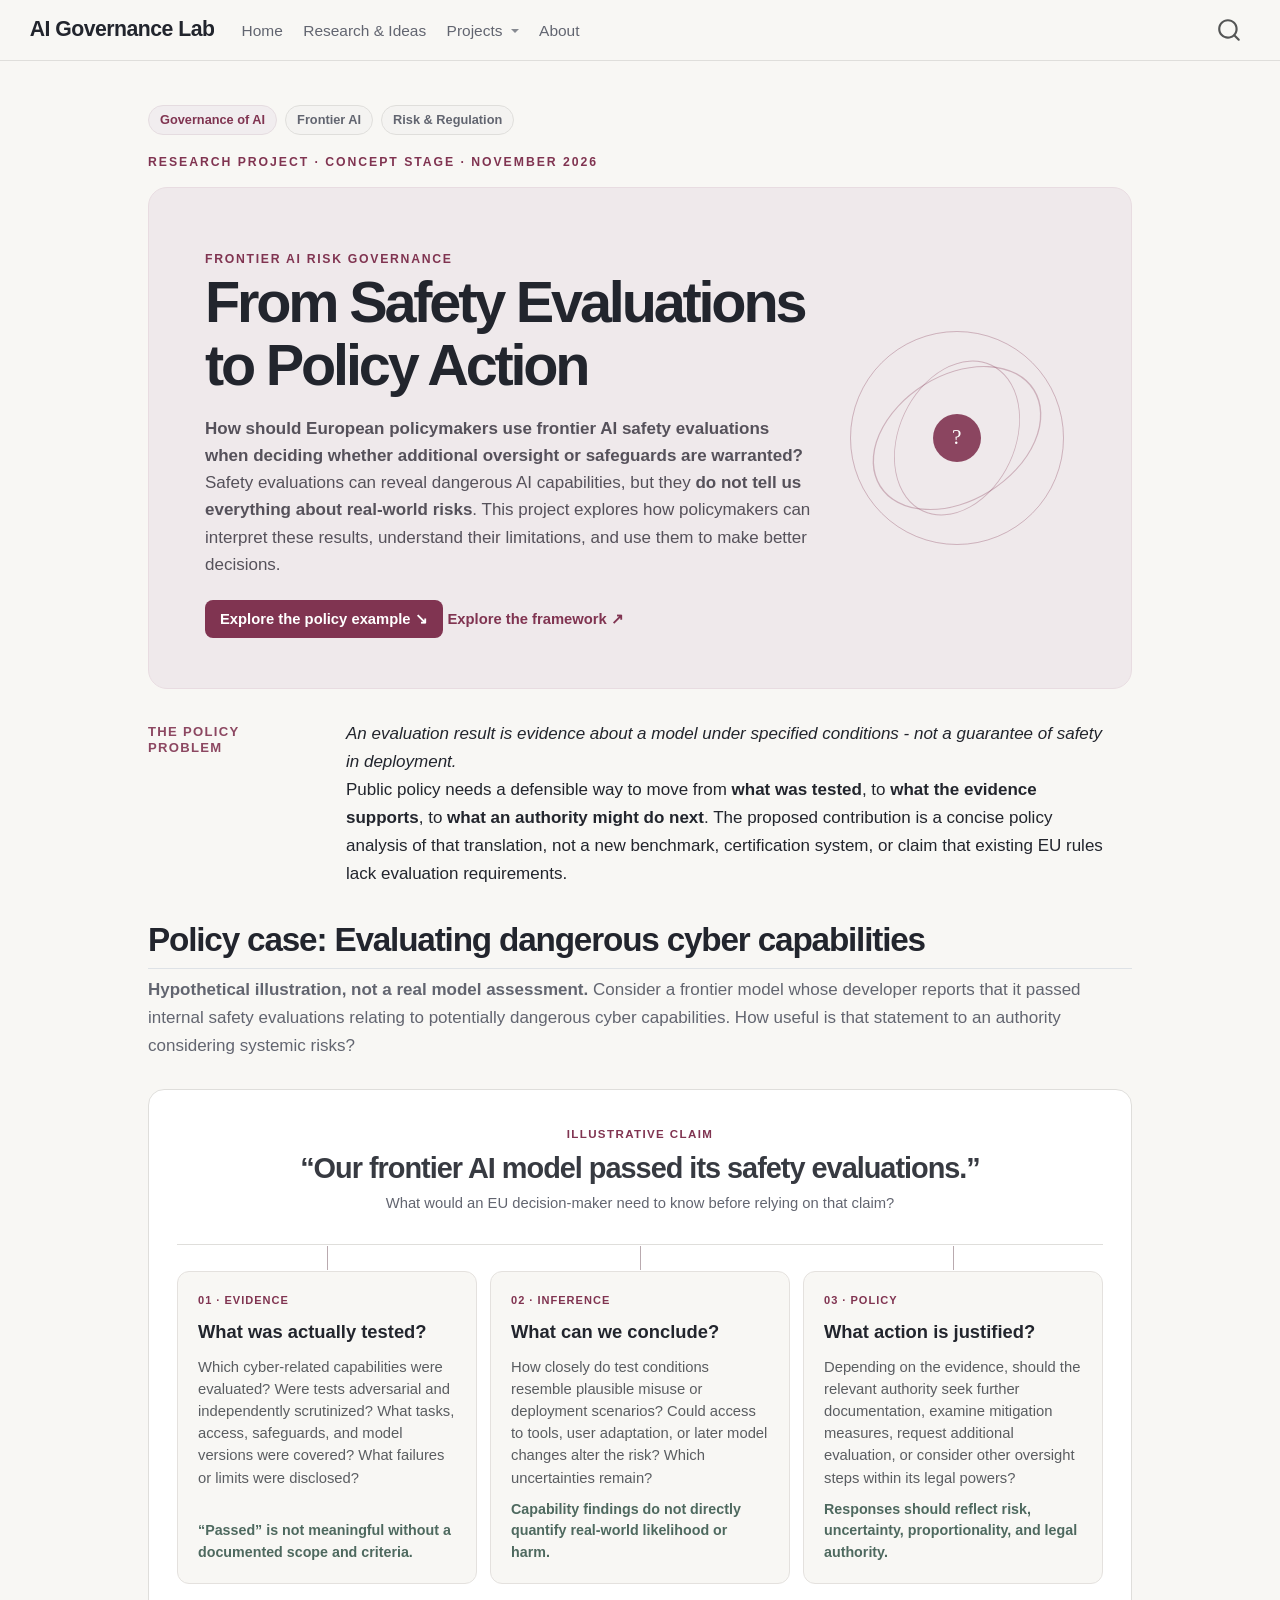
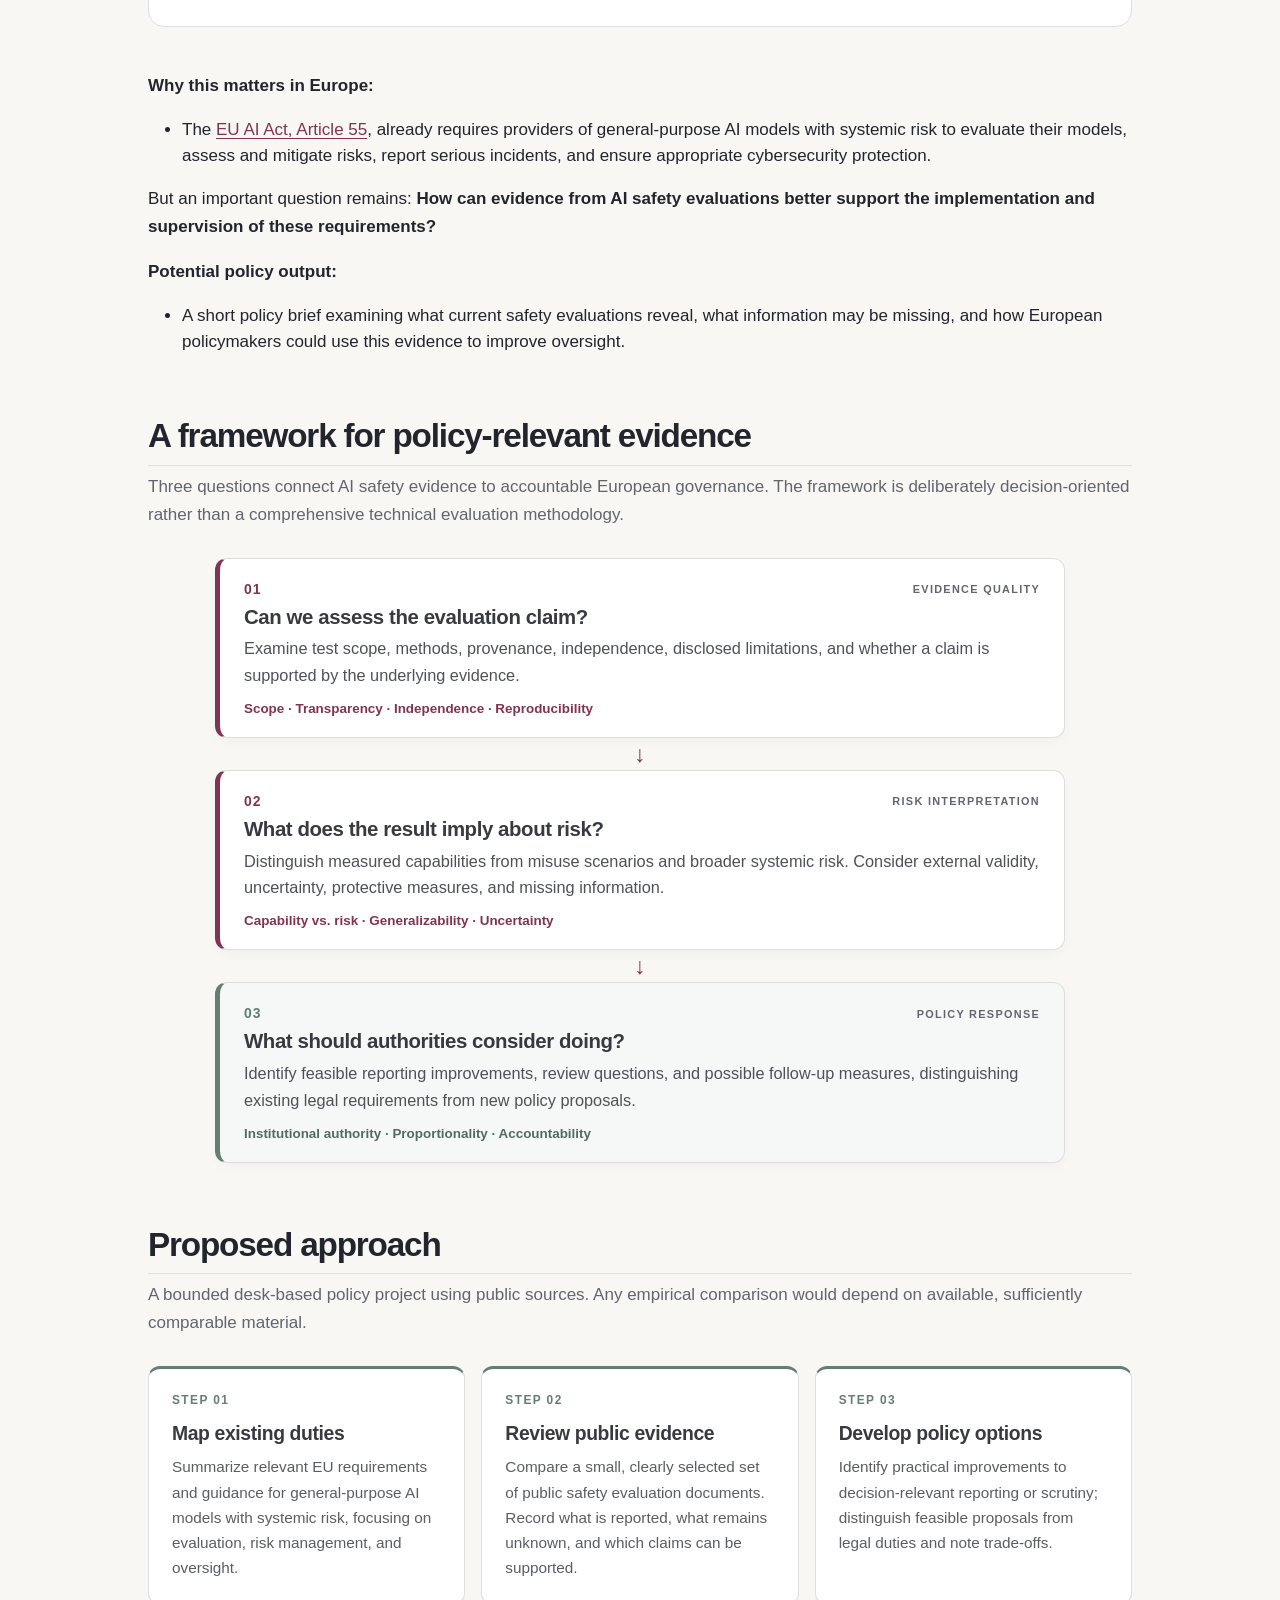
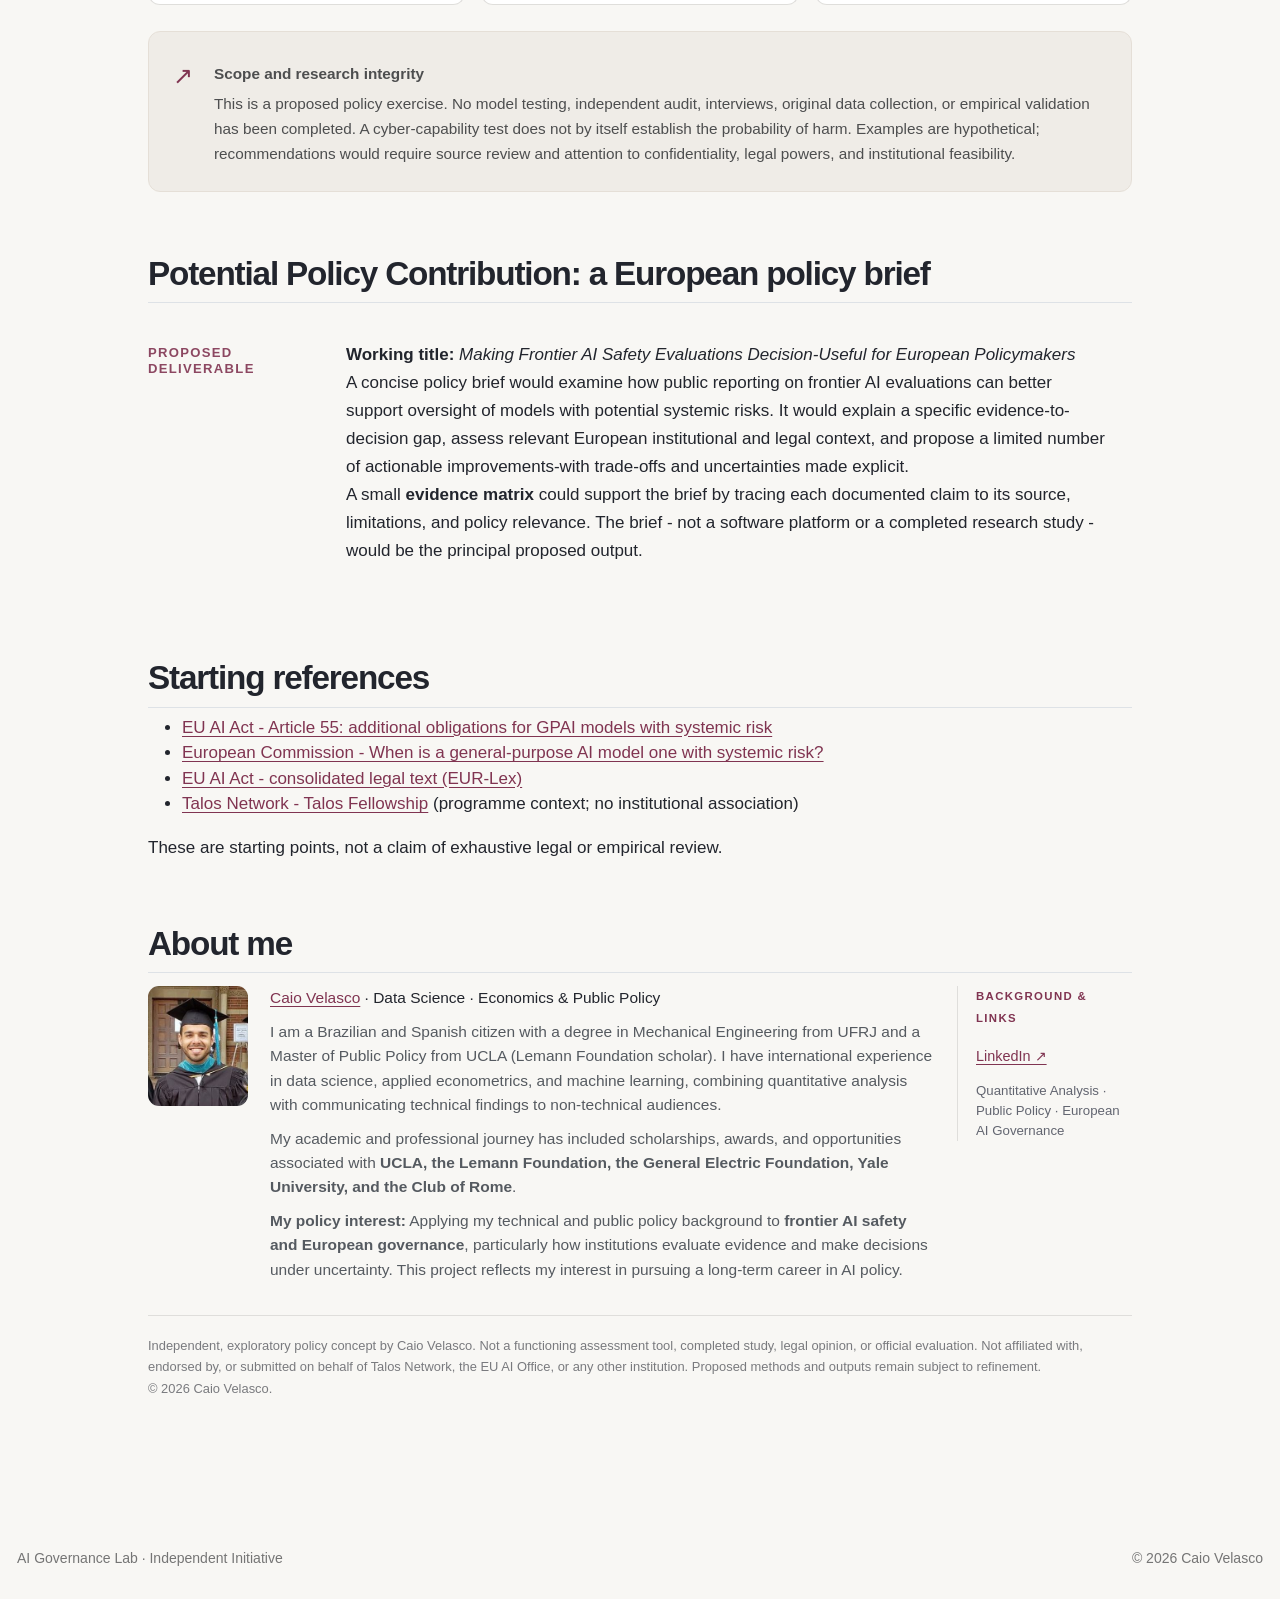
<file: projects/frontier-ai-risk-governance/index.html>
<!DOCTYPE html>
<html xmlns="http://www.w3.org/1999/xhtml" lang="en" xml:lang="en"><head>

<meta charset="utf-8">
<meta name="generator" content="quarto-1.7.28">

<meta name="viewport" content="width=device-width, initial-scale=1.0, user-scalable=yes">


<title>Frontier AI Risk Governance – AI Governance Lab</title>
<style>
code{white-space: pre-wrap;}
span.smallcaps{font-variant: small-caps;}
div.columns{display: flex; gap: min(4vw, 1.5em);}
div.column{flex: auto; overflow-x: auto;}
div.hanging-indent{margin-left: 1.5em; text-indent: -1.5em;}
ul.task-list{list-style: none;}
ul.task-list li input[type="checkbox"] {
  width: 0.8em;
  margin: 0 0.8em 0.2em -1em; /* quarto-specific, see https://github.com/quarto-dev/quarto-cli/issues/4556 */ 
  vertical-align: middle;
}
</style>


<script src="../../site_libs/quarto-nav/quarto-nav.js"></script>
<script src="../../site_libs/quarto-nav/headroom.min.js"></script>
<script src="../../site_libs/clipboard/clipboard.min.js"></script>
<script src="../../site_libs/quarto-search/autocomplete.umd.js"></script>
<script src="../../site_libs/quarto-search/fuse.min.js"></script>
<script src="../../site_libs/quarto-search/quarto-search.js"></script>
<meta name="quarto:offset" content="../../">
<script src="../../site_libs/quarto-html/quarto.js" type="module"></script>
<script src="../../site_libs/quarto-html/tabsets/tabsets.js" type="module"></script>
<script src="../../site_libs/quarto-html/popper.min.js"></script>
<script src="../../site_libs/quarto-html/tippy.umd.min.js"></script>
<link href="../../site_libs/quarto-html/tippy.css" rel="stylesheet">
<link href="../../site_libs/quarto-html/quarto-syntax-highlighting-b719d3d4935f2b08311a76135e2bf442.css" rel="stylesheet" id="quarto-text-highlighting-styles">
<script src="../../site_libs/bootstrap/bootstrap.min.js"></script>
<link href="../../site_libs/bootstrap/bootstrap-icons.css" rel="stylesheet">
<link href="../../site_libs/bootstrap/bootstrap-12e1986992d13bc6f3a262db73ee307a.min.css" rel="stylesheet" append-hash="true" id="quarto-bootstrap" data-mode="light">
<script id="quarto-search-options" type="application/json">{
  "location": "navbar",
  "copy-button": false,
  "collapse-after": 3,
  "panel-placement": "end",
  "type": "overlay",
  "limit": 50,
  "keyboard-shortcut": [
    "f",
    "/",
    "s"
  ],
  "show-item-context": false,
  "language": {
    "search-no-results-text": "No results",
    "search-matching-documents-text": "matching documents",
    "search-copy-link-title": "Copy link to search",
    "search-hide-matches-text": "Hide additional matches",
    "search-more-match-text": "more match in this document",
    "search-more-matches-text": "more matches in this document",
    "search-clear-button-title": "Clear",
    "search-text-placeholder": "",
    "search-detached-cancel-button-title": "Cancel",
    "search-submit-button-title": "Submit",
    "search-label": "Search"
  }
}</script>
<script async="" src="https://www.googletagmanager.com/gtag/js?id=G-DVYD0LK26Z"></script>

<script type="text/javascript">

window.dataLayer = window.dataLayer || [];
function gtag(){dataLayer.push(arguments);}
gtag('js', new Date());
gtag('config', 'G-DVYD0LK26Z', { 'anonymize_ip': true});
</script>
<style>html{ scroll-behavior: smooth; }</style>


<link rel="stylesheet" href="styles.css">
</head>

<body class="nav-fixed quarto-light">

<div id="quarto-search-results"></div>
  <header id="quarto-header" class="headroom fixed-top">
    <nav class="navbar navbar-expand-lg " data-bs-theme="dark">
      <div class="navbar-container container-fluid">
      <div class="navbar-brand-container mx-auto">
    <a class="navbar-brand" href="../../index.html">
    <span class="navbar-title">AI Governance Lab</span>
    </a>
  </div>
            <div id="quarto-search" class="" title="Search"></div>
          <button class="navbar-toggler" type="button" data-bs-toggle="collapse" data-bs-target="#navbarCollapse" aria-controls="navbarCollapse" role="menu" aria-expanded="false" aria-label="Toggle navigation" onclick="if (window.quartoToggleHeadroom) { window.quartoToggleHeadroom(); }">
  <span class="navbar-toggler-icon"></span>
</button>
          <div class="collapse navbar-collapse" id="navbarCollapse">
            <ul class="navbar-nav navbar-nav-scroll me-auto">
  <li class="nav-item">
    <a class="nav-link" href="../../index.html"> 
<span class="menu-text">Home</span></a>
  </li>  
  <li class="nav-item">
    <a class="nav-link" href="../../research.html"> 
<span class="menu-text">Research &amp; Ideas</span></a>
  </li>  
  <li class="nav-item dropdown ">
    <a class="nav-link dropdown-toggle" href="#" id="nav-menu-projects" role="link" data-bs-toggle="dropdown" aria-expanded="false">
 <span class="menu-text">Projects</span>
    </a>
    <ul class="dropdown-menu" aria-labelledby="nav-menu-projects">    
        <li>
    <a class="dropdown-item" href="../../projects.html">
 <span class="dropdown-text">All projects</span></a>
  </li>  
        <li>
    <a class="dropdown-item" href="../../projects/ai-claims-to-evidence/index.html">
 <span class="dropdown-text">From AI Claims to Evidence</span></a>
  </li>  
        <li>
    <a class="dropdown-item" href="../../projects/impact-self-assessment/index.html">
 <span class="dropdown-text">AI Impact Self-Assessment</span></a>
  </li>  
        <li>
    <a class="dropdown-item" href="../../projects/frontier-ai-risk-governance/index.html">
 <span class="dropdown-text">Frontier AI Risk Governance</span></a>
  </li>  
    </ul>
  </li>
  <li class="nav-item">
    <a class="nav-link" href="../../about.html"> 
<span class="menu-text">About</span></a>
  </li>  
</ul>
          </div> <!-- /navcollapse -->
            <div class="quarto-navbar-tools">
</div>
      </div> <!-- /container-fluid -->
    </nav>
</header>
<!-- content -->
<div id="quarto-content" class="quarto-container page-columns page-rows-contents page-layout-full page-navbar">
<!-- sidebar -->
<!-- margin-sidebar -->
    
<!-- main -->
<main class="content column-page" id="quarto-document-content">

<header id="title-block-header" class="quarto-title-block default">
<div class="quarto-title">
<h1 class="title">Frontier AI Risk Governance</h1>
<p class="subtitle lead">From safety evaluations to European policy decisions</p>
</div>



<div class="quarto-title-meta column-page">

    
  
    
  </div>
  


</header>


<div class="lab-project-tags" aria-label="Project classification">
  <span class="pillar-tag">Governance of AI</span>
  <span class="application-tag">Frontier AI</span>
  <span class="application-tag">Risk &amp; Regulation</span>
</div>
<div class="eyebrow lab-project-stage">RESEARCH PROJECT · CONCEPT STAGE · NOVEMBER 2026</div>
<div class="hero">
<div class="hero-content">
<p><span class="hero-kicker">FRONTIER AI RISK GOVERNANCE</span></p>
<section id="from-safety-evaluations-to-policy-action" class="level1">
<h1>From Safety Evaluations to Policy Action</h1>
<p><strong>How should European policymakers use frontier AI safety evaluations when deciding whether additional oversight or safeguards are warranted?</strong></p>
<p>Safety evaluations can reveal dangerous AI capabilities, but they <strong>do not tell us everything about real-world risks</strong>. This project explores how policymakers can interpret these results, understand their limitations, and use them to make better decisions.</p>
<div class="hero-links">
<p><a class="button-main" href="#case-study">Explore the policy example <span aria-hidden="true">↘</span></a> <a class="text-link" href="#questions">Explore the framework <span aria-hidden="true">↗</span></a></p>
</div>
</section>
</div>
<div class="hero-decoration" aria-hidden="true">
<div class="orbit orbit-one">

</div>
<div class="orbit orbit-two">

</div>
<div class="orbit orbit-three">

</div>
<div class="orbit-core">
?
</div>
</div>
</div>
<div class="intro-grid">
<section id="the-policy-problem" class="level3 intro-label">
<h3 data-anchor-id="the-policy-problem">THE POLICY PROBLEM</h3>
</section>
<div class="intro-copy">
<p><em>An evaluation result is evidence about a model under specified conditions - not a guarantee of safety in deployment.</em></p>
<p>Public policy needs a defensible way to move from <strong>what was tested</strong>, to <strong>what the evidence supports</strong>, to <strong>what an authority might do next</strong>. The proposed contribution is a concise policy analysis of that translation, not a new benchmark, certification system, or claim that existing EU rules lack evaluation requirements.</p>
</div>
</div>
<section id="case-study" class="level2">
<h2 data-anchor-id="case-study">Policy case: Evaluating dangerous cyber capabilities</h2>
<div class="section-subtitle">
<p><strong>Hypothetical illustration, not a real model assessment.</strong> Consider a frontier model whose developer reports that it passed internal safety evaluations relating to potentially dangerous cyber capabilities. How useful is that statement to an authority considering systemic risks?</p>
</div>
<div class="platform-panel">
<div class="platform-head">
<div class="platform-eyebrow">
ILLUSTRATIVE CLAIM
</div>
<h3>
“Our frontier AI model passed its safety evaluations.”
</h3>
<p>
What would an EU decision-maker need to know before relying on that claim?
</p>
</div>
<div class="platform-branches" aria-label="Three stages of interpreting frontier AI safety evidence">
<div class="platform-branch">
<span class="branch-number">01 · EVIDENCE</span> <strong>What was actually tested?</strong> <span>Which cyber-related capabilities were evaluated? Were tests adversarial and independently scrutinized? What tasks, access, safeguards, and model versions were covered? What failures or limits were disclosed?</span> <em>“Passed” is not meaningful without a documented scope and criteria.</em>
</div>
<div class="platform-branch">
<span class="branch-number">02 · INFERENCE</span> <strong>What can we conclude?</strong> <span>How closely do test conditions resemble plausible misuse or deployment scenarios? Could access to tools, user adaptation, or later model changes alter the risk? Which uncertainties remain?</span> <em>Capability findings do not directly quantify real-world likelihood or harm.</em>
</div>
<div class="platform-branch">
<span class="branch-number">03 · POLICY</span> <strong>What action is justified?</strong> <span>Depending on the evidence, should the relevant authority seek further documentation, examine mitigation measures, request additional evaluation, or consider other oversight steps within its legal powers?</span> <em>Responses should reflect risk, uncertainty, proportionality, and legal authority.</em>
</div>
</div>
</div>
<p><br></p>
<p><strong>Why this matters in Europe:</strong></p>
<ul>
<li>The <a href="https://ai-act-service-desk.ec.europa.eu/en/ai-act/article-55">EU AI Act, Article 55</a>, already requires providers of general-purpose AI models with systemic risk to evaluate their models, assess and mitigate risks, report serious incidents, and ensure appropriate cybersecurity protection.</li>
</ul>
<p>But an important question remains: <strong>How can evidence from AI safety evaluations better support the implementation and supervision of these requirements?</strong></p>
<p><strong>Potential policy output:</strong></p>
<ul>
<li>A short policy brief examining what current safety evaluations reveal, what information may be missing, and how European policymakers could use this evidence to improve oversight.</li>
</ul>
</section>
<section id="questions" class="level2">
<h2 data-anchor-id="questions">A framework for policy-relevant evidence</h2>
<div class="section-subtitle">
<p>Three questions connect AI safety evidence to accountable European governance. The framework is deliberately decision-oriented rather than a comprehensive technical evaluation methodology.</p>
</div>
<div class="workflow" aria-label="Three questions for policy-relevant safety evidence">
<div class="step">
<div class="step-top">
<span class="step-number">01</span><span class="step-tag">EVIDENCE QUALITY</span>
</div>
<h3>
Can we assess the evaluation claim?
</h3>
<p>
Examine test scope, methods, provenance, independence, disclosed limitations, and whether a claim is supported by the underlying evidence.
</p>
<div class="step-prompt">
Scope · Transparency · Independence · Reproducibility
</div>
</div>
<div class="connector" aria-hidden="true">
↓
</div>
<div class="step">
<div class="step-top">
<span class="step-number">02</span><span class="step-tag">RISK INTERPRETATION</span>
</div>
<h3>
What does the result imply about risk?
</h3>
<p>
Distinguish measured capabilities from misuse scenarios and broader systemic risk. Consider external validity, uncertainty, protective measures, and missing information.
</p>
<div class="step-prompt">
Capability vs.&nbsp;risk · Generalizability · Uncertainty
</div>
</div>
<div class="connector" aria-hidden="true">
↓
</div>
<div class="step step-final">
<div class="step-top">
<span class="step-number">03</span><span class="step-tag">POLICY RESPONSE</span>
</div>
<h3>
What should authorities consider doing?
</h3>
<p>
Identify feasible reporting improvements, review questions, and possible follow-up measures, distinguishing existing legal requirements from new policy proposals.
</p>
<div class="step-prompt">
Institutional authority · Proportionality · Accountability
</div>
</div>
</div>
</section>
<section id="workflow" class="level2">
<h2 data-anchor-id="workflow">Proposed approach</h2>
<div class="section-subtitle">
<p>A bounded desk-based policy project using public sources. Any empirical comparison would depend on available, sufficiently comparable material.</p>
</div>
<div class="output-grid">
<div class="output-card">
<div class="output-index">
STEP 01
</div>
<h3>
Map existing duties
</h3>
<p>
Summarize relevant EU requirements and guidance for general-purpose AI models with systemic risk, focusing on evaluation, risk management, and oversight.
</p>
</div>
<div class="output-card">
<div class="output-index">
STEP 02
</div>
<h3>
Review public evidence
</h3>
<p>
Compare a small, clearly selected set of public safety evaluation documents. Record what is reported, what remains unknown, and which claims can be supported.
</p>
</div>
<div class="output-card">
<div class="output-index">
STEP 03
</div>
<h3>
Develop policy options
</h3>
<p>
Identify practical improvements to decision-relevant reporting or scrutiny; distinguish feasible proposals from legal duties and note trade-offs.
</p>
</div>
</div>
<div class="integrity-note">
<div class="note-symbol" aria-hidden="true">
↗
</div>
<div>
<p><strong>Scope and research integrity</strong></p>
<p>This is a proposed policy exercise. No model testing, independent audit, interviews, original data collection, or empirical validation has been completed. A cyber-capability test does not by itself establish the probability of harm. Examples are hypothetical; recommendations would require source review and attention to confidentiality, legal powers, and institutional feasibility.</p>
</div>
</div>
</section>
<section id="output" class="level2">
<h2 data-anchor-id="output">Potential Policy Contribution: a European policy brief</h2>
<div class="intro-grid">
<section id="proposed-deliverable" class="level3 intro-label">
<h3 data-anchor-id="proposed-deliverable">PROPOSED DELIVERABLE</h3>
</section>
<div class="intro-copy">
<p><strong>Working title:</strong> <em>Making Frontier AI Safety Evaluations Decision-Useful for European Policymakers</em></p>
<p>A concise policy brief would examine how public reporting on frontier AI evaluations can better support oversight of models with potential systemic risks. It would explain a specific evidence-to-decision gap, assess relevant European institutional and legal context, and propose a limited number of actionable improvements-with trade-offs and uncertainties made explicit.</p>
<p>A small <strong>evidence matrix</strong> could support the brief by tracing each documented claim to its source, limitations, and policy relevance. The brief - not a software platform or a completed research study - would be the principal proposed output.</p>
</div>
</div>
</section>
<section id="references" class="level2">
<h2 data-anchor-id="references">Starting references</h2>
<ul>
<li><a href="https://ai-act-service-desk.ec.europa.eu/en/ai-act/article-55">EU AI Act - Article 55: additional obligations for GPAI models with systemic risk</a></li>
<li><a href="https://ai-act-service-desk.ec.europa.eu/en/ai-act/faq/when-general-purpose-ai-model-one-systemic-risk">European Commission - When is a general-purpose AI model one with systemic risk?</a></li>
<li><a href="https://eur-lex.europa.eu/eli/reg/2024/1689">EU AI Act - consolidated legal text (EUR-Lex)</a></li>
<li><a href="https://www.talosnetwork.org/talos-fellowship">Talos Network - Talos Fellowship</a> (programme context; no institutional association)</li>
</ul>
<p>These are starting points, not a claim of exhaustive legal or empirical review.</p>
</section>
<section id="about" class="level2">
<h2 data-anchor-id="about">About me</h2>
<div class="about-panel">
<div class="about-portrait">
<p><img src="../../images/caio_ucla.JPG" alt="Portrait of Caio Velasco" class="about-photo"></p>
</div>
<div class="about-main">
<p><strong><a href="https://caiocvelasco.github.io/">Caio Velasco</a></strong> · Data Science · Economics &amp; Public Policy</p>
<p>I am a Brazilian and Spanish citizen with a degree in Mechanical Engineering from UFRJ and a Master of Public Policy from UCLA (Lemann Foundation scholar). I have international experience in data science, applied econometrics, and machine learning, combining quantitative analysis with communicating technical findings to non-technical audiences.</p>
<p>My academic and professional journey has included scholarships, awards, and opportunities associated with <strong>UCLA, the Lemann Foundation, the General Electric Foundation, Yale University, and the Club of Rome</strong>.</p>
<p><strong>My policy interest:</strong> Applying my technical and public policy background to <strong>frontier AI safety and European governance</strong>, particularly how institutions evaluate evidence and make decisions under uncertainty. This project reflects my interest in pursuing a long-term career in AI policy.</p>
</div>
<div class="about-aside">
<div class="about-small-heading">
BACKGROUND &amp; LINKS
</div>
<a href="https://www.linkedin.com/in/caiovelasco/" target="_blank" rel="noopener noreferrer">LinkedIn ↗</a>
<div class="about-aside-note">
Quantitative Analysis · Public Policy · European AI Governance
</div>
</div>
</div>
<div class="disclaimer">
<p>Independent, exploratory policy concept by Caio Velasco. Not a functioning assessment tool, completed study, legal opinion, or official evaluation. Not affiliated with, endorsed by, or submitted on behalf of Talos Network, the EU AI Office, or any other institution. Proposed methods and outputs remain subject to refinement.</p>
<p>© 2026 Caio Velasco.</p>
</div>


</section>

</main> <!-- /main -->
<script id="quarto-html-after-body" type="application/javascript">
  window.document.addEventListener("DOMContentLoaded", function (event) {
    const isCodeAnnotation = (el) => {
      for (const clz of el.classList) {
        if (clz.startsWith('code-annotation-')) {                     
          return true;
        }
      }
      return false;
    }
    const onCopySuccess = function(e) {
      // button target
      const button = e.trigger;
      // don't keep focus
      button.blur();
      // flash "checked"
      button.classList.add('code-copy-button-checked');
      var currentTitle = button.getAttribute("title");
      button.setAttribute("title", "Copied!");
      let tooltip;
      if (window.bootstrap) {
        button.setAttribute("data-bs-toggle", "tooltip");
        button.setAttribute("data-bs-placement", "left");
        button.setAttribute("data-bs-title", "Copied!");
        tooltip = new bootstrap.Tooltip(button, 
          { trigger: "manual", 
            customClass: "code-copy-button-tooltip",
            offset: [0, -8]});
        tooltip.show();    
      }
      setTimeout(function() {
        if (tooltip) {
          tooltip.hide();
          button.removeAttribute("data-bs-title");
          button.removeAttribute("data-bs-toggle");
          button.removeAttribute("data-bs-placement");
        }
        button.setAttribute("title", currentTitle);
        button.classList.remove('code-copy-button-checked');
      }, 1000);
      // clear code selection
      e.clearSelection();
    }
    const getTextToCopy = function(trigger) {
        const codeEl = trigger.previousElementSibling.cloneNode(true);
        for (const childEl of codeEl.children) {
          if (isCodeAnnotation(childEl)) {
            childEl.remove();
          }
        }
        return codeEl.innerText;
    }
    const clipboard = new window.ClipboardJS('.code-copy-button:not([data-in-quarto-modal])', {
      text: getTextToCopy
    });
    clipboard.on('success', onCopySuccess);
    if (window.document.getElementById('quarto-embedded-source-code-modal')) {
      const clipboardModal = new window.ClipboardJS('.code-copy-button[data-in-quarto-modal]', {
        text: getTextToCopy,
        container: window.document.getElementById('quarto-embedded-source-code-modal')
      });
      clipboardModal.on('success', onCopySuccess);
    }
      var localhostRegex = new RegExp(/^(?:http|https):\/\/localhost\:?[0-9]*\//);
      var mailtoRegex = new RegExp(/^mailto:/);
        var filterRegex = new RegExp("https:\/\/aigovernancelab\.org");
      var isInternal = (href) => {
          return filterRegex.test(href) || localhostRegex.test(href) || mailtoRegex.test(href);
      }
      // Inspect non-navigation links and adorn them if external
     var links = window.document.querySelectorAll('a[href]:not(.nav-link):not(.navbar-brand):not(.toc-action):not(.sidebar-link):not(.sidebar-item-toggle):not(.pagination-link):not(.no-external):not([aria-hidden]):not(.dropdown-item):not(.quarto-navigation-tool):not(.about-link)');
      for (var i=0; i<links.length; i++) {
        const link = links[i];
        if (!isInternal(link.href)) {
          // undo the damage that might have been done by quarto-nav.js in the case of
          // links that we want to consider external
          if (link.dataset.originalHref !== undefined) {
            link.href = link.dataset.originalHref;
          }
            // target, if specified
            link.setAttribute("target", "_blank");
            if (link.getAttribute("rel") === null) {
              link.setAttribute("rel", "noopener");
            }
        }
      }
    function tippyHover(el, contentFn, onTriggerFn, onUntriggerFn) {
      const config = {
        allowHTML: true,
        maxWidth: 500,
        delay: 100,
        arrow: false,
        appendTo: function(el) {
            return el.parentElement;
        },
        interactive: true,
        interactiveBorder: 10,
        theme: 'quarto',
        placement: 'bottom-start',
      };
      if (contentFn) {
        config.content = contentFn;
      }
      if (onTriggerFn) {
        config.onTrigger = onTriggerFn;
      }
      if (onUntriggerFn) {
        config.onUntrigger = onUntriggerFn;
      }
      window.tippy(el, config); 
    }
    const noterefs = window.document.querySelectorAll('a[role="doc-noteref"]');
    for (var i=0; i<noterefs.length; i++) {
      const ref = noterefs[i];
      tippyHover(ref, function() {
        // use id or data attribute instead here
        let href = ref.getAttribute('data-footnote-href') || ref.getAttribute('href');
        try { href = new URL(href).hash; } catch {}
        const id = href.replace(/^#\/?/, "");
        const note = window.document.getElementById(id);
        if (note) {
          return note.innerHTML;
        } else {
          return "";
        }
      });
    }
    const xrefs = window.document.querySelectorAll('a.quarto-xref');
    const processXRef = (id, note) => {
      // Strip column container classes
      const stripColumnClz = (el) => {
        el.classList.remove("page-full", "page-columns");
        if (el.children) {
          for (const child of el.children) {
            stripColumnClz(child);
          }
        }
      }
      stripColumnClz(note)
      if (id === null || id.startsWith('sec-')) {
        // Special case sections, only their first couple elements
        const container = document.createElement("div");
        if (note.children && note.children.length > 2) {
          container.appendChild(note.children[0].cloneNode(true));
          for (let i = 1; i < note.children.length; i++) {
            const child = note.children[i];
            if (child.tagName === "P" && child.innerText === "") {
              continue;
            } else {
              container.appendChild(child.cloneNode(true));
              break;
            }
          }
          if (window.Quarto?.typesetMath) {
            window.Quarto.typesetMath(container);
          }
          return container.innerHTML
        } else {
          if (window.Quarto?.typesetMath) {
            window.Quarto.typesetMath(note);
          }
          return note.innerHTML;
        }
      } else {
        // Remove any anchor links if they are present
        const anchorLink = note.querySelector('a.anchorjs-link');
        if (anchorLink) {
          anchorLink.remove();
        }
        if (window.Quarto?.typesetMath) {
          window.Quarto.typesetMath(note);
        }
        if (note.classList.contains("callout")) {
          return note.outerHTML;
        } else {
          return note.innerHTML;
        }
      }
    }
    for (var i=0; i<xrefs.length; i++) {
      const xref = xrefs[i];
      tippyHover(xref, undefined, function(instance) {
        instance.disable();
        let url = xref.getAttribute('href');
        let hash = undefined; 
        if (url.startsWith('#')) {
          hash = url;
        } else {
          try { hash = new URL(url).hash; } catch {}
        }
        if (hash) {
          const id = hash.replace(/^#\/?/, "");
          const note = window.document.getElementById(id);
          if (note !== null) {
            try {
              const html = processXRef(id, note.cloneNode(true));
              instance.setContent(html);
            } finally {
              instance.enable();
              instance.show();
            }
          } else {
            // See if we can fetch this
            fetch(url.split('#')[0])
            .then(res => res.text())
            .then(html => {
              const parser = new DOMParser();
              const htmlDoc = parser.parseFromString(html, "text/html");
              const note = htmlDoc.getElementById(id);
              if (note !== null) {
                const html = processXRef(id, note);
                instance.setContent(html);
              } 
            }).finally(() => {
              instance.enable();
              instance.show();
            });
          }
        } else {
          // See if we can fetch a full url (with no hash to target)
          // This is a special case and we should probably do some content thinning / targeting
          fetch(url)
          .then(res => res.text())
          .then(html => {
            const parser = new DOMParser();
            const htmlDoc = parser.parseFromString(html, "text/html");
            const note = htmlDoc.querySelector('main.content');
            if (note !== null) {
              // This should only happen for chapter cross references
              // (since there is no id in the URL)
              // remove the first header
              if (note.children.length > 0 && note.children[0].tagName === "HEADER") {
                note.children[0].remove();
              }
              const html = processXRef(null, note);
              instance.setContent(html);
            } 
          }).finally(() => {
            instance.enable();
            instance.show();
          });
        }
      }, function(instance) {
      });
    }
        let selectedAnnoteEl;
        const selectorForAnnotation = ( cell, annotation) => {
          let cellAttr = 'data-code-cell="' + cell + '"';
          let lineAttr = 'data-code-annotation="' +  annotation + '"';
          const selector = 'span[' + cellAttr + '][' + lineAttr + ']';
          return selector;
        }
        const selectCodeLines = (annoteEl) => {
          const doc = window.document;
          const targetCell = annoteEl.getAttribute("data-target-cell");
          const targetAnnotation = annoteEl.getAttribute("data-target-annotation");
          const annoteSpan = window.document.querySelector(selectorForAnnotation(targetCell, targetAnnotation));
          const lines = annoteSpan.getAttribute("data-code-lines").split(",");
          const lineIds = lines.map((line) => {
            return targetCell + "-" + line;
          })
          let top = null;
          let height = null;
          let parent = null;
          if (lineIds.length > 0) {
              //compute the position of the single el (top and bottom and make a div)
              const el = window.document.getElementById(lineIds[0]);
              top = el.offsetTop;
              height = el.offsetHeight;
              parent = el.parentElement.parentElement;
            if (lineIds.length > 1) {
              const lastEl = window.document.getElementById(lineIds[lineIds.length - 1]);
              const bottom = lastEl.offsetTop + lastEl.offsetHeight;
              height = bottom - top;
            }
            if (top !== null && height !== null && parent !== null) {
              // cook up a div (if necessary) and position it 
              let div = window.document.getElementById("code-annotation-line-highlight");
              if (div === null) {
                div = window.document.createElement("div");
                div.setAttribute("id", "code-annotation-line-highlight");
                div.style.position = 'absolute';
                parent.appendChild(div);
              }
              div.style.top = top - 2 + "px";
              div.style.height = height + 4 + "px";
              div.style.left = 0;
              let gutterDiv = window.document.getElementById("code-annotation-line-highlight-gutter");
              if (gutterDiv === null) {
                gutterDiv = window.document.createElement("div");
                gutterDiv.setAttribute("id", "code-annotation-line-highlight-gutter");
                gutterDiv.style.position = 'absolute';
                const codeCell = window.document.getElementById(targetCell);
                const gutter = codeCell.querySelector('.code-annotation-gutter');
                gutter.appendChild(gutterDiv);
              }
              gutterDiv.style.top = top - 2 + "px";
              gutterDiv.style.height = height + 4 + "px";
            }
            selectedAnnoteEl = annoteEl;
          }
        };
        const unselectCodeLines = () => {
          const elementsIds = ["code-annotation-line-highlight", "code-annotation-line-highlight-gutter"];
          elementsIds.forEach((elId) => {
            const div = window.document.getElementById(elId);
            if (div) {
              div.remove();
            }
          });
          selectedAnnoteEl = undefined;
        };
          // Handle positioning of the toggle
      window.addEventListener(
        "resize",
        throttle(() => {
          elRect = undefined;
          if (selectedAnnoteEl) {
            selectCodeLines(selectedAnnoteEl);
          }
        }, 10)
      );
      function throttle(fn, ms) {
      let throttle = false;
      let timer;
        return (...args) => {
          if(!throttle) { // first call gets through
              fn.apply(this, args);
              throttle = true;
          } else { // all the others get throttled
              if(timer) clearTimeout(timer); // cancel #2
              timer = setTimeout(() => {
                fn.apply(this, args);
                timer = throttle = false;
              }, ms);
          }
        };
      }
        // Attach click handler to the DT
        const annoteDls = window.document.querySelectorAll('dt[data-target-cell]');
        for (const annoteDlNode of annoteDls) {
          annoteDlNode.addEventListener('click', (event) => {
            const clickedEl = event.target;
            if (clickedEl !== selectedAnnoteEl) {
              unselectCodeLines();
              const activeEl = window.document.querySelector('dt[data-target-cell].code-annotation-active');
              if (activeEl) {
                activeEl.classList.remove('code-annotation-active');
              }
              selectCodeLines(clickedEl);
              clickedEl.classList.add('code-annotation-active');
            } else {
              // Unselect the line
              unselectCodeLines();
              clickedEl.classList.remove('code-annotation-active');
            }
          });
        }
    const findCites = (el) => {
      const parentEl = el.parentElement;
      if (parentEl) {
        const cites = parentEl.dataset.cites;
        if (cites) {
          return {
            el,
            cites: cites.split(' ')
          };
        } else {
          return findCites(el.parentElement)
        }
      } else {
        return undefined;
      }
    };
    var bibliorefs = window.document.querySelectorAll('a[role="doc-biblioref"]');
    for (var i=0; i<bibliorefs.length; i++) {
      const ref = bibliorefs[i];
      const citeInfo = findCites(ref);
      if (citeInfo) {
        tippyHover(citeInfo.el, function() {
          var popup = window.document.createElement('div');
          citeInfo.cites.forEach(function(cite) {
            var citeDiv = window.document.createElement('div');
            citeDiv.classList.add('hanging-indent');
            citeDiv.classList.add('csl-entry');
            var biblioDiv = window.document.getElementById('ref-' + cite);
            if (biblioDiv) {
              citeDiv.innerHTML = biblioDiv.innerHTML;
            }
            popup.appendChild(citeDiv);
          });
          return popup.innerHTML;
        });
      }
    }
  });
  </script>
</div> <!-- /content -->
<footer class="footer">
  <div class="nav-footer">
    <div class="nav-footer-left">
<p>AI Governance Lab · Independent Initiative</p>
</div>   
    <div class="nav-footer-center">
      &nbsp;
    </div>
    <div class="nav-footer-right">
<p>© 2026 Caio Velasco</p>
</div>
  </div>
</footer>




<script src="../../site_libs/quarto-html/zenscroll-min.js"></script>
</body></html>
</file>
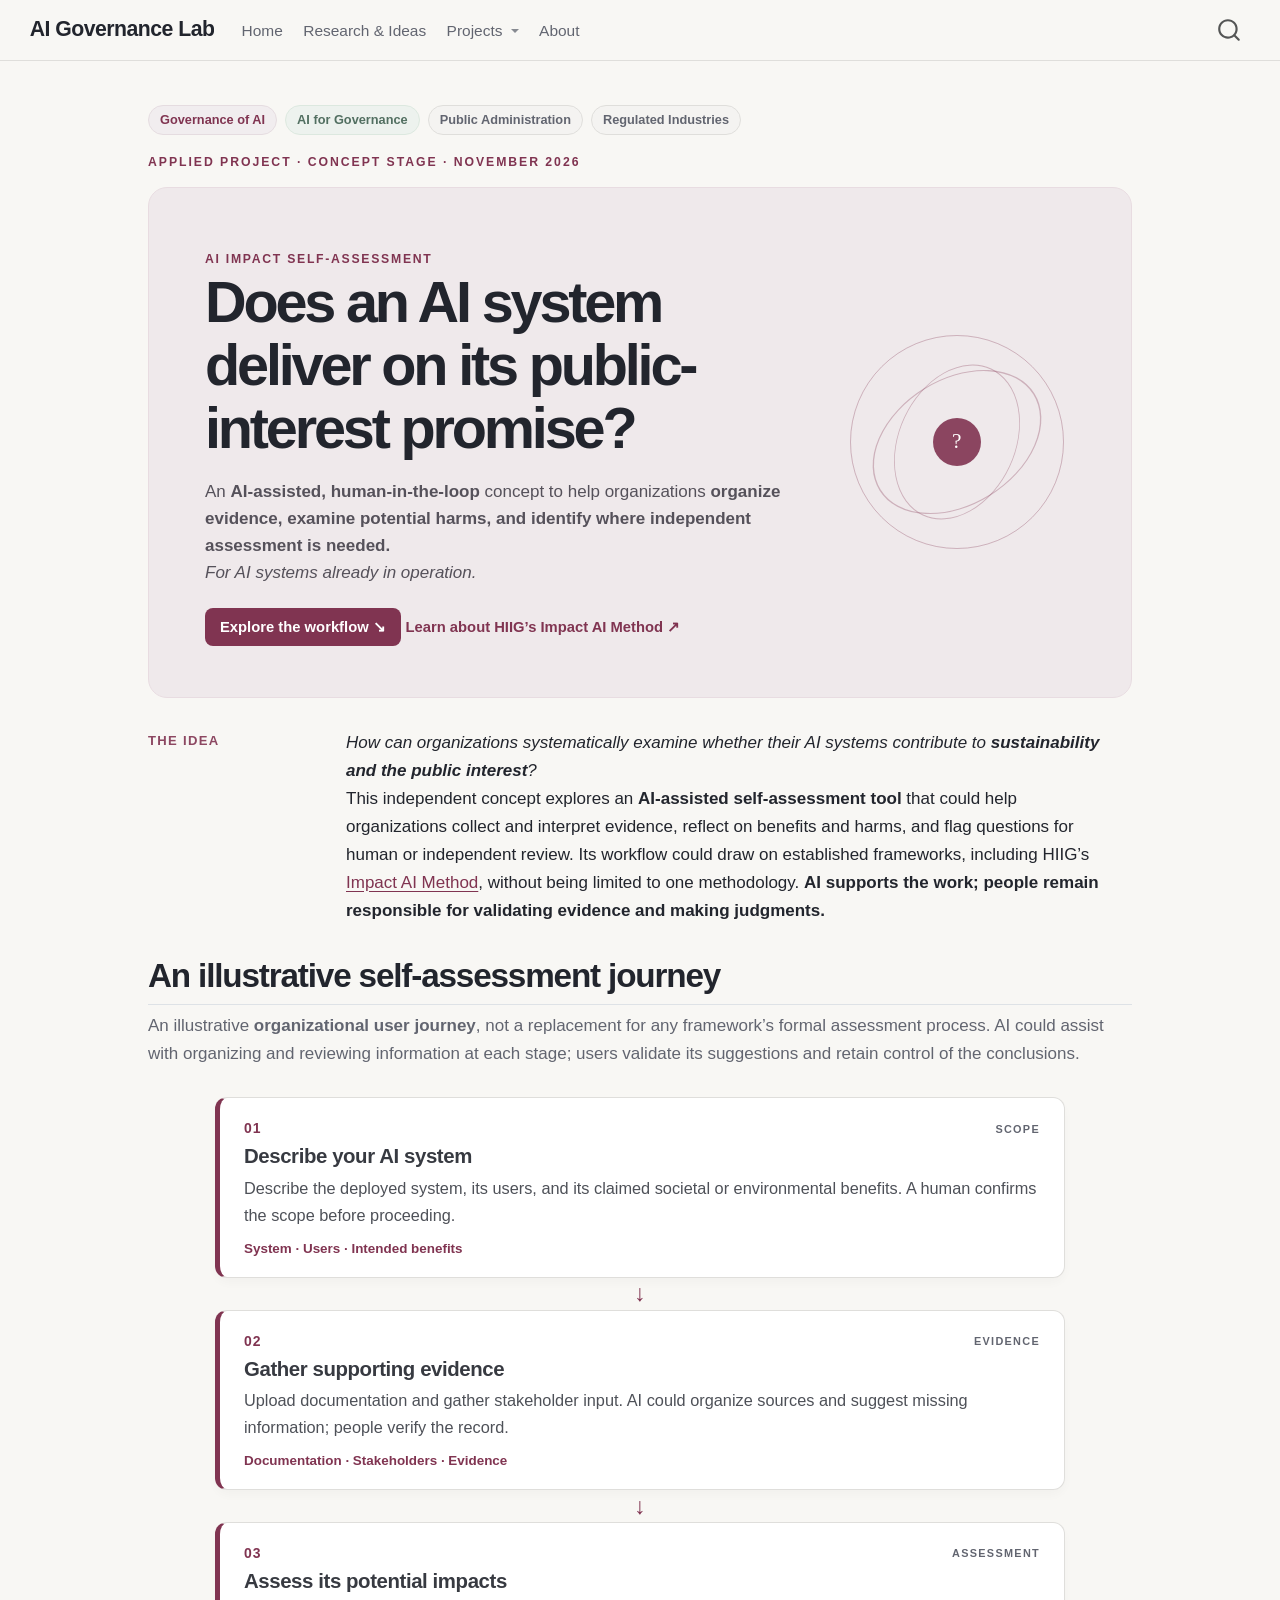
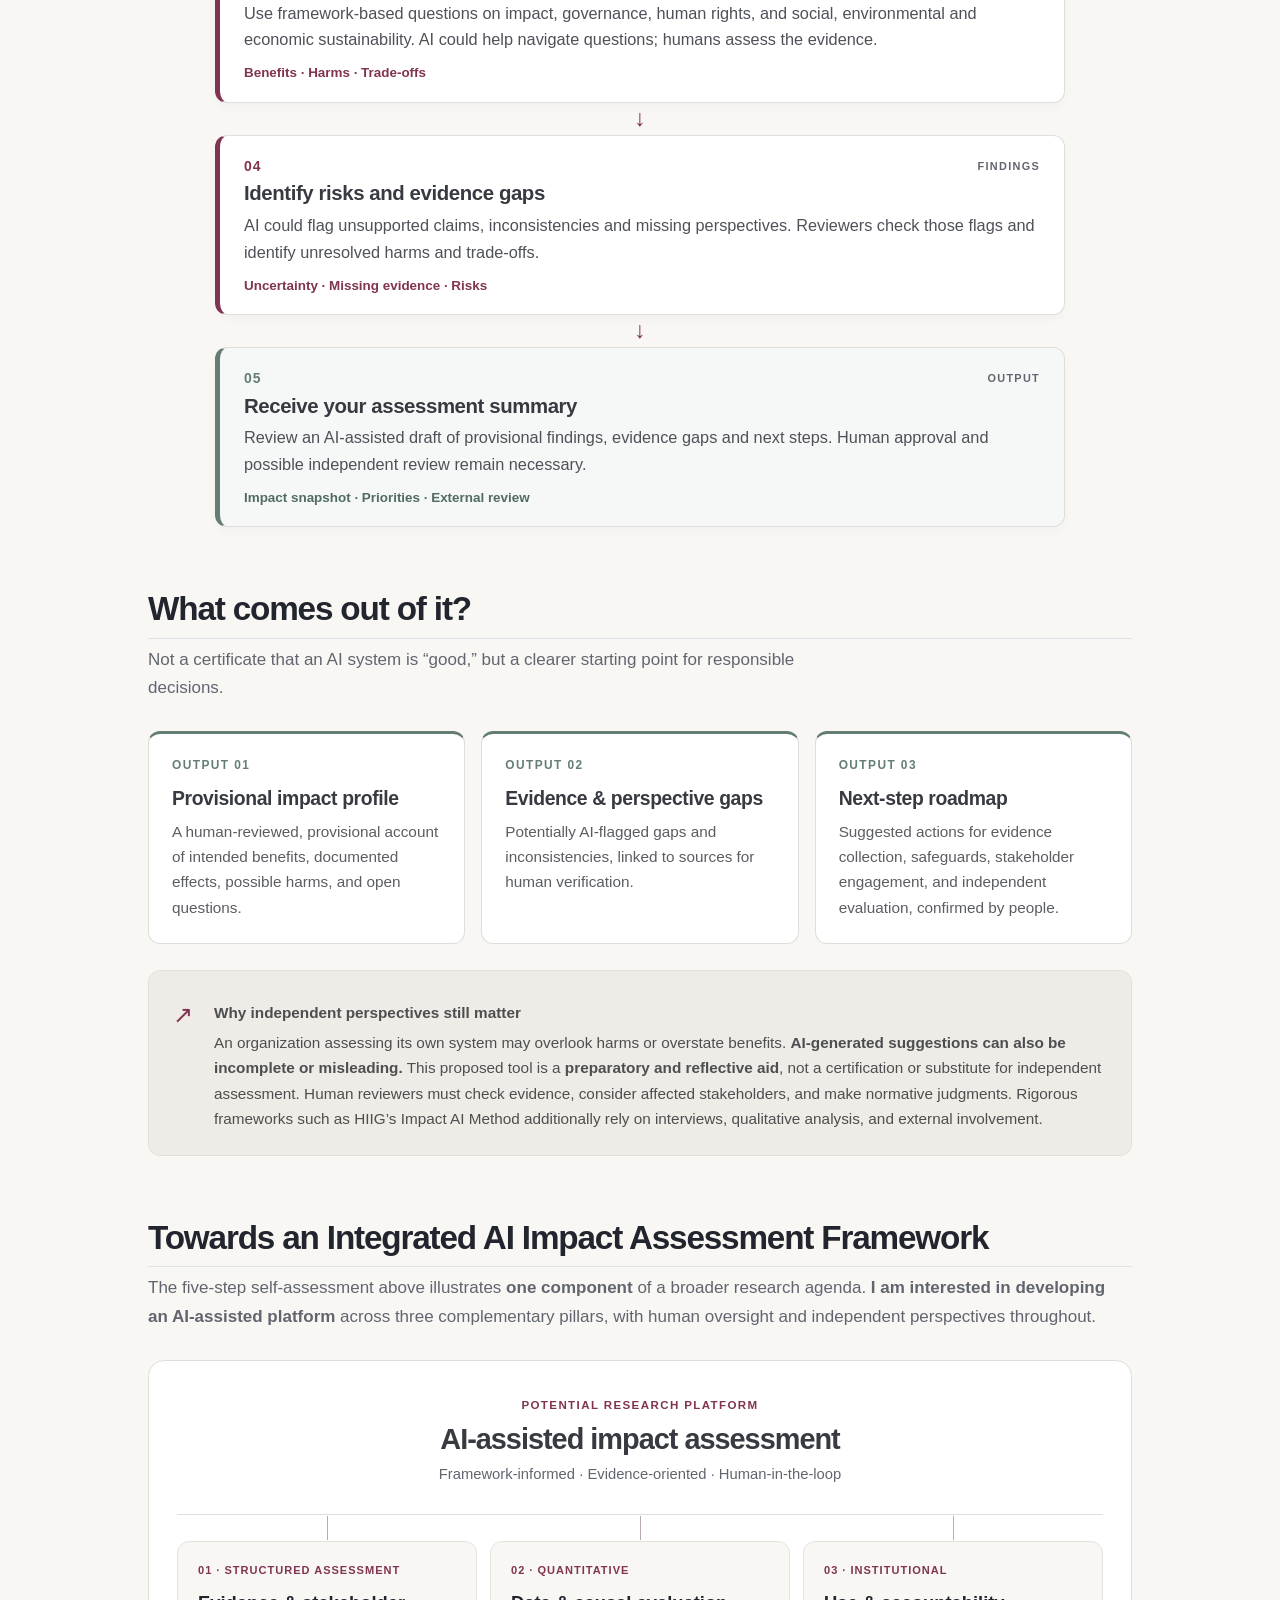
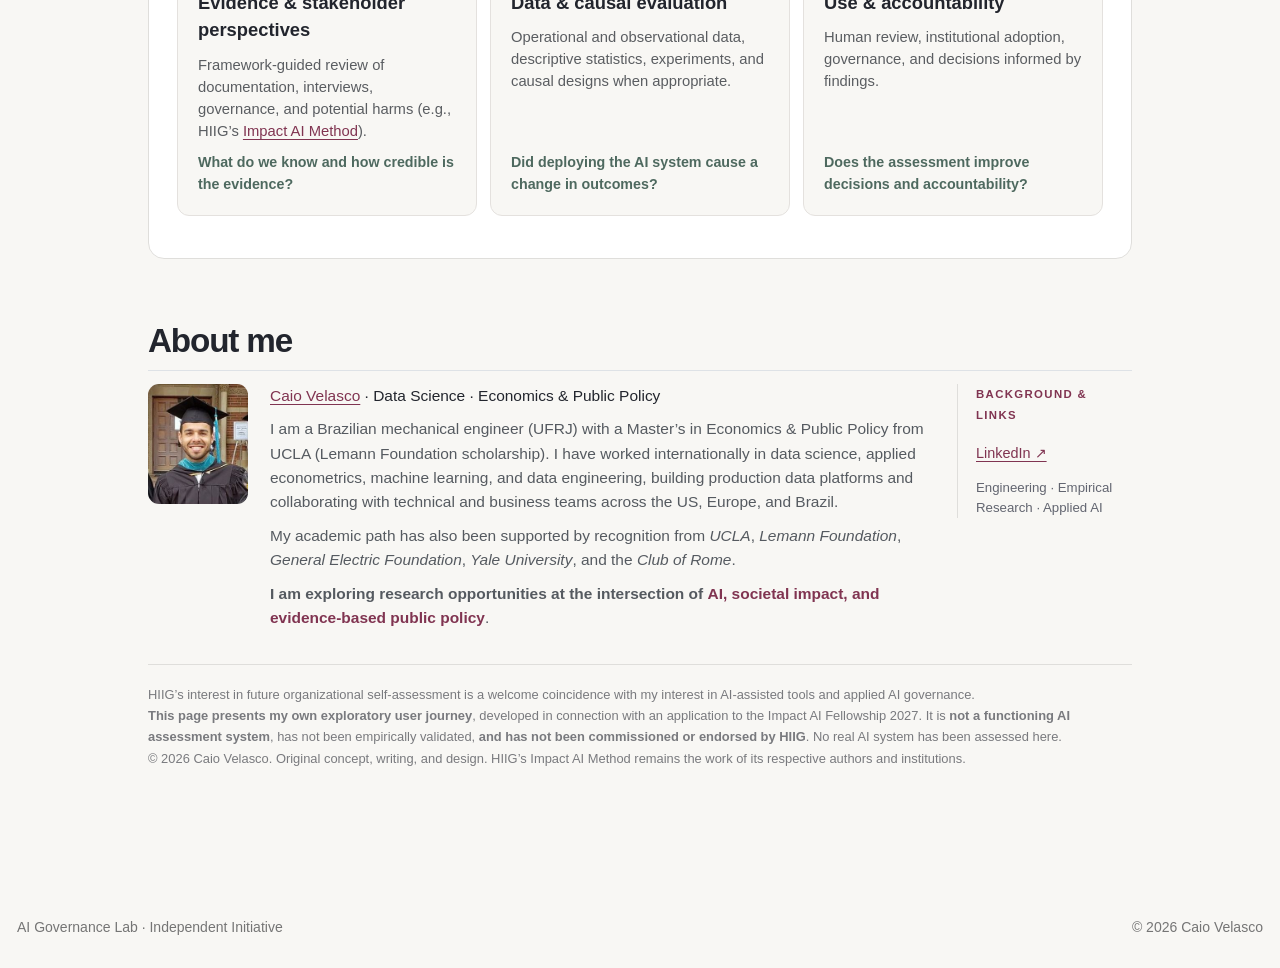
<file: projects/impact-self-assessment/index.html>
<!DOCTYPE html>
<html xmlns="http://www.w3.org/1999/xhtml" lang="en" xml:lang="en"><head>

<meta charset="utf-8">
<meta name="generator" content="quarto-1.7.28">

<meta name="viewport" content="width=device-width, initial-scale=1.0, user-scalable=yes">


<title>AI Impact Self-Assessment – AI Governance Lab</title>
<style>
code{white-space: pre-wrap;}
span.smallcaps{font-variant: small-caps;}
div.columns{display: flex; gap: min(4vw, 1.5em);}
div.column{flex: auto; overflow-x: auto;}
div.hanging-indent{margin-left: 1.5em; text-indent: -1.5em;}
ul.task-list{list-style: none;}
ul.task-list li input[type="checkbox"] {
  width: 0.8em;
  margin: 0 0.8em 0.2em -1em; /* quarto-specific, see https://github.com/quarto-dev/quarto-cli/issues/4556 */ 
  vertical-align: middle;
}
</style>


<script src="../../site_libs/quarto-nav/quarto-nav.js"></script>
<script src="../../site_libs/quarto-nav/headroom.min.js"></script>
<script src="../../site_libs/clipboard/clipboard.min.js"></script>
<script src="../../site_libs/quarto-search/autocomplete.umd.js"></script>
<script src="../../site_libs/quarto-search/fuse.min.js"></script>
<script src="../../site_libs/quarto-search/quarto-search.js"></script>
<meta name="quarto:offset" content="../../">
<script src="../../site_libs/quarto-html/quarto.js" type="module"></script>
<script src="../../site_libs/quarto-html/tabsets/tabsets.js" type="module"></script>
<script src="../../site_libs/quarto-html/popper.min.js"></script>
<script src="../../site_libs/quarto-html/tippy.umd.min.js"></script>
<link href="../../site_libs/quarto-html/tippy.css" rel="stylesheet">
<link href="../../site_libs/quarto-html/quarto-syntax-highlighting-b719d3d4935f2b08311a76135e2bf442.css" rel="stylesheet" id="quarto-text-highlighting-styles">
<script src="../../site_libs/bootstrap/bootstrap.min.js"></script>
<link href="../../site_libs/bootstrap/bootstrap-icons.css" rel="stylesheet">
<link href="../../site_libs/bootstrap/bootstrap-12e1986992d13bc6f3a262db73ee307a.min.css" rel="stylesheet" append-hash="true" id="quarto-bootstrap" data-mode="light">
<script id="quarto-search-options" type="application/json">{
  "location": "navbar",
  "copy-button": false,
  "collapse-after": 3,
  "panel-placement": "end",
  "type": "overlay",
  "limit": 50,
  "keyboard-shortcut": [
    "f",
    "/",
    "s"
  ],
  "show-item-context": false,
  "language": {
    "search-no-results-text": "No results",
    "search-matching-documents-text": "matching documents",
    "search-copy-link-title": "Copy link to search",
    "search-hide-matches-text": "Hide additional matches",
    "search-more-match-text": "more match in this document",
    "search-more-matches-text": "more matches in this document",
    "search-clear-button-title": "Clear",
    "search-text-placeholder": "",
    "search-detached-cancel-button-title": "Cancel",
    "search-submit-button-title": "Submit",
    "search-label": "Search"
  }
}</script>
<script async="" src="https://www.googletagmanager.com/gtag/js?id=G-DVYD0LK26Z"></script>

<script type="text/javascript">

window.dataLayer = window.dataLayer || [];
function gtag(){dataLayer.push(arguments);}
gtag('js', new Date());
gtag('config', 'G-DVYD0LK26Z', { 'anonymize_ip': true});
</script>
<style>html{ scroll-behavior: smooth; }</style>


<link rel="stylesheet" href="styles.css">
</head>

<body class="nav-fixed quarto-light">

<div id="quarto-search-results"></div>
  <header id="quarto-header" class="headroom fixed-top">
    <nav class="navbar navbar-expand-lg " data-bs-theme="dark">
      <div class="navbar-container container-fluid">
      <div class="navbar-brand-container mx-auto">
    <a class="navbar-brand" href="../../index.html">
    <span class="navbar-title">AI Governance Lab</span>
    </a>
  </div>
            <div id="quarto-search" class="" title="Search"></div>
          <button class="navbar-toggler" type="button" data-bs-toggle="collapse" data-bs-target="#navbarCollapse" aria-controls="navbarCollapse" role="menu" aria-expanded="false" aria-label="Toggle navigation" onclick="if (window.quartoToggleHeadroom) { window.quartoToggleHeadroom(); }">
  <span class="navbar-toggler-icon"></span>
</button>
          <div class="collapse navbar-collapse" id="navbarCollapse">
            <ul class="navbar-nav navbar-nav-scroll me-auto">
  <li class="nav-item">
    <a class="nav-link" href="../../index.html"> 
<span class="menu-text">Home</span></a>
  </li>  
  <li class="nav-item">
    <a class="nav-link" href="../../research.html"> 
<span class="menu-text">Research &amp; Ideas</span></a>
  </li>  
  <li class="nav-item dropdown ">
    <a class="nav-link dropdown-toggle" href="#" id="nav-menu-projects" role="link" data-bs-toggle="dropdown" aria-expanded="false">
 <span class="menu-text">Projects</span>
    </a>
    <ul class="dropdown-menu" aria-labelledby="nav-menu-projects">    
        <li>
    <a class="dropdown-item" href="../../projects.html">
 <span class="dropdown-text">All projects</span></a>
  </li>  
        <li>
    <a class="dropdown-item" href="../../projects/ai-claims-to-evidence/index.html">
 <span class="dropdown-text">From AI Claims to Evidence</span></a>
  </li>  
        <li>
    <a class="dropdown-item" href="../../projects/impact-self-assessment/index.html">
 <span class="dropdown-text">AI Impact Self-Assessment</span></a>
  </li>  
        <li>
    <a class="dropdown-item" href="../../projects/frontier-ai-risk-governance/index.html">
 <span class="dropdown-text">Frontier AI Risk Governance</span></a>
  </li>  
    </ul>
  </li>
  <li class="nav-item">
    <a class="nav-link" href="../../about.html"> 
<span class="menu-text">About</span></a>
  </li>  
</ul>
          </div> <!-- /navcollapse -->
            <div class="quarto-navbar-tools">
</div>
      </div> <!-- /container-fluid -->
    </nav>
</header>
<!-- content -->
<div id="quarto-content" class="quarto-container page-columns page-rows-contents page-layout-full page-navbar">
<!-- sidebar -->
<!-- margin-sidebar -->
    
<!-- main -->
<main class="content column-page" id="quarto-document-content">

<header id="title-block-header" class="quarto-title-block default">
<div class="quarto-title">
<h1 class="title">AI Impact Self-Assessment</h1>
<p class="subtitle lead">An AI-assisted, human-in-the-loop concept for organizational impact assessment</p>
</div>



<div class="quarto-title-meta column-page">

    
  
    
  </div>
  


</header>


<div class="lab-project-tags" aria-label="Project classification">
  <span class="pillar-tag">Governance of AI</span>
  <span class="pillar-tag-sage">AI for Governance</span>
  <span class="application-tag">Public Administration</span>
  <span class="application-tag">Regulated Industries</span>
</div>
<div class="eyebrow lab-project-stage">APPLIED PROJECT · CONCEPT STAGE · NOVEMBER 2026</div>
<div class="hero">
<div class="hero-content">
<p><span class="hero-kicker">AI IMPACT SELF-ASSESSMENT</span></p>
<section id="does-an-ai-system-deliver-on-its-public-interest-promise" class="level1">
<h1>Does an AI system deliver on its public-interest promise?</h1>
<p>An <strong>AI-assisted, human-in-the-loop</strong> concept to help organizations <strong>organize evidence, examine potential harms, and identify where independent assessment is needed.</strong></p>
<p><em>For AI systems already in operation.</em></p>
<div class="hero-links">
<p><a class="button-main" href="#workflow">Explore the workflow <span aria-hidden="true">↘</span></a> <a class="text-link" href="https://www.hiig.de/en/project/impact-ai/" target="_blank" rel="noopener noreferrer">Learn about HIIG’s Impact AI Method <span aria-hidden="true">↗</span></a></p>
</div>
</section>
</div>
<div class="hero-decoration" aria-hidden="true">
<div class="orbit orbit-one">

</div>
<div class="orbit orbit-two">

</div>
<div class="orbit orbit-three">

</div>
<div class="orbit-core">
?
</div>
</div>
</div>
<div class="intro-grid">
<section id="the-idea" class="level3 intro-label">
<h3 data-anchor-id="the-idea">THE IDEA</h3>
</section>
<div class="intro-copy">
<p><em>How can organizations systematically examine whether their AI systems contribute to <strong>sustainability and the public interest</strong>?</em></p>
<p>This independent concept explores an <strong>AI-assisted self-assessment tool</strong> that could help organizations collect and interpret evidence, reflect on benefits and harms, and flag questions for human or independent review. Its workflow could draw on established frameworks, including HIIG’s <a href="https://www.hiig.de/en/project/impact-ai/#method">Impact AI Method</a>, without being limited to one methodology. <strong>AI supports the work; people remain responsible for validating evidence and making judgments.</strong></p>
</div>
</div>
<section id="workflow" class="level2">
<h2 data-anchor-id="workflow">An illustrative self-assessment journey</h2>
<div class="section-subtitle">
<p>An illustrative <strong>organizational user journey</strong>, not a replacement for any framework’s formal assessment process. AI could assist with organizing and reviewing information at each stage; users validate its suggestions and retain control of the conclusions.</p>
</div>
<div class="workflow" aria-label="Illustrative five-step organisational self-assessment journey">
<div class="step">
<div class="step-top">
<span class="step-number">01</span><span class="step-tag">SCOPE</span>
</div>
<h3>
Describe your AI system
</h3>
<p>
Describe the deployed system, its users, and its claimed societal or environmental benefits. A human confirms the scope before proceeding.
</p>
<div class="step-prompt">
System · Users · Intended benefits
</div>
</div>
<div class="connector" aria-hidden="true">
↓
</div>
<div class="step">
<div class="step-top">
<span class="step-number">02</span><span class="step-tag">EVIDENCE</span>
</div>
<h3>
Gather supporting evidence
</h3>
<p>
Upload documentation and gather stakeholder input. AI could organize sources and suggest missing information; people verify the record.
</p>
<div class="step-prompt">
Documentation · Stakeholders · Evidence
</div>
</div>
<div class="connector" aria-hidden="true">
↓
</div>
<div class="step">
<div class="step-top">
<span class="step-number">03</span><span class="step-tag">ASSESSMENT</span>
</div>
<h3>
Assess its potential impacts
</h3>
<p>
Use framework-based questions on impact, governance, human rights, and social, environmental and economic sustainability. AI could help navigate questions; humans assess the evidence.
</p>
<div class="step-prompt">
Benefits · Harms · Trade-offs
</div>
</div>
<div class="connector" aria-hidden="true">
↓
</div>
<div class="step">
<div class="step-top">
<span class="step-number">04</span><span class="step-tag">FINDINGS</span>
</div>
<h3>
Identify risks and evidence gaps
</h3>
<p>
AI could flag unsupported claims, inconsistencies and missing perspectives. Reviewers check those flags and identify unresolved harms and trade-offs.
</p>
<div class="step-prompt">
Uncertainty · Missing evidence · Risks
</div>
</div>
<div class="connector" aria-hidden="true">
↓
</div>
<div class="step step-final">
<div class="step-top">
<span class="step-number">05</span><span class="step-tag">OUTPUT</span>
</div>
<h3>
Receive your assessment summary
</h3>
<p>
Review an AI-assisted draft of provisional findings, evidence gaps and next steps. Human approval and possible independent review remain necessary.
</p>
<div class="step-prompt">
Impact snapshot · Priorities · External review
</div>
</div>
</div>
</section>
<section id="what-comes-out-of-it" class="level2">
<h2 data-anchor-id="what-comes-out-of-it">What comes out of it?</h2>
<div class="section-subtitle">
<p>Not a certificate that an AI system is “good,” but a clearer starting point for responsible decisions.</p>
</div>
<div class="output-grid">
<div class="output-card">
<div class="output-index">
OUTPUT 01
</div>
<h3>
Provisional impact profile
</h3>
<p>
A human-reviewed, provisional account of intended benefits, documented effects, possible harms, and open questions.
</p>
</div>
<div class="output-card">
<div class="output-index">
OUTPUT 02
</div>
<h3>
Evidence &amp; perspective gaps
</h3>
<p>
Potentially AI-flagged gaps and inconsistencies, linked to sources for human verification.
</p>
</div>
<div class="output-card">
<div class="output-index">
OUTPUT 03
</div>
<h3>
Next-step roadmap
</h3>
<p>
Suggested actions for evidence collection, safeguards, stakeholder engagement, and independent evaluation, confirmed by people.
</p>
</div>
</div>
<div class="integrity-note">
<div class="note-symbol" aria-hidden="true">
↗
</div>
<div>
<p><strong>Why independent perspectives still matter</strong></p>
<p>An organization assessing its own system may overlook harms or overstate benefits. <strong>AI-generated suggestions can also be incomplete or misleading.</strong> This proposed tool is a <strong>preparatory and reflective aid</strong>, not a certification or substitute for independent assessment. Human reviewers must check evidence, consider affected stakeholders, and make normative judgments. Rigorous frameworks such as HIIG’s Impact AI Method additionally rely on interviews, qualitative analysis, and external involvement.</p>
</div>
</div>
</section>
<section id="framework" class="level2">
<h2 data-anchor-id="framework">Towards an Integrated AI Impact Assessment Framework</h2>
<div class="section-subtitle">
<p>The five-step self-assessment above illustrates <strong>one component</strong> of a broader research agenda. <strong>I am interested in developing an AI-assisted platform</strong> across three complementary pillars, with human oversight and independent perspectives throughout.</p>
</div>
<div class="platform-panel">
<div class="platform-head">
<div class="platform-eyebrow">
POTENTIAL RESEARCH PLATFORM
</div>
<h3>
AI-assisted impact assessment
</h3>
<p>
Framework-informed · Evidence-oriented · Human-in-the-loop
</p>
</div>
<div class="platform-branches" aria-label="Three complementary directions for future research">
<div class="platform-branch">
<span class="branch-number">01 · STRUCTURED ASSESSMENT</span> <strong>Evidence &amp; stakeholder perspectives</strong> <span>Framework-guided review of documentation, interviews, governance, and potential harms (e.g., HIIG’s <a href="https://www.hiig.de/en/project/impact-ai/#method" target="_blank" rel="noopener noreferrer">Impact AI Method</a>).</span> <em>What do we know and how credible is the evidence?</em>
</div>
<div class="platform-branch">
<span class="branch-number">02 · QUANTITATIVE</span> <strong>Data &amp; causal evaluation</strong> <span>Operational and observational data, descriptive statistics, experiments, and causal designs when appropriate.</span> <em>Did deploying the AI system cause a change in outcomes?</em>
</div>
<div class="platform-branch">
<span class="branch-number">03 · INSTITUTIONAL</span> <strong>Use &amp; accountability</strong> <span>Human review, institutional adoption, governance, and decisions informed by findings.</span> <em>Does the assessment improve decisions and accountability?</em>
</div>
</div>
</div>
</section>
<section id="about" class="level2">
<h2 data-anchor-id="about">About me</h2>
<div class="about-panel">
<div class="about-portrait">
<p><img src="../../images/caio_ucla.JPG" alt="Portrait of Caio Velasco" class="about-photo"></p>
</div>
<div class="about-main">
<p><strong><a href="https://caiocvelasco.github.io/">Caio Velasco</a></strong> · Data Science · Economics &amp; Public Policy</p>
<p>I am a Brazilian mechanical engineer (UFRJ) with a Master’s in Economics &amp; Public Policy from UCLA (Lemann Foundation scholarship). I have worked internationally in data science, applied econometrics, machine learning, and data engineering, building production data platforms and collaborating with technical and business teams across the US, Europe, and Brazil.</p>
<p>My academic path has also been supported by recognition from <em>UCLA</em>, <em>Lemann Foundation</em>, <em>General Electric Foundation</em>, <em>Yale University</em>, and the <em>Club of Rome</em>.</p>
<p><strong>I am exploring research opportunities at the intersection of</strong> <strong class="about-focus">AI, societal impact, and evidence-based public policy</strong>.</p>
</div>
<div class="about-aside">
<div class="about-small-heading">
BACKGROUND &amp; LINKS
</div>
<a href="https://www.linkedin.com/in/caiovelasco/" target="_blank" rel="noopener noreferrer">LinkedIn ↗</a>
<div class="about-aside-note">
Engineering · Empirical Research · Applied AI
</div>
</div>
</div>
<div class="disclaimer">
<p>HIIG’s interest in future organizational self-assessment is a welcome coincidence with my interest in AI-assisted tools and applied AI governance.</p>
<p><strong>This page presents my own exploratory user journey</strong>, developed in connection with an application to the Impact AI Fellowship 2027. It is <strong>not a functioning AI assessment system</strong>, has not been empirically validated, <strong>and has not been commissioned or endorsed by HIIG</strong>. No real AI system has been assessed here.</p>
<p>© 2026 Caio Velasco. Original concept, writing, and design. HIIG’s Impact AI Method remains the work of its respective authors and institutions.</p>
</div>


</section>

</main> <!-- /main -->
<script id="quarto-html-after-body" type="application/javascript">
  window.document.addEventListener("DOMContentLoaded", function (event) {
    const isCodeAnnotation = (el) => {
      for (const clz of el.classList) {
        if (clz.startsWith('code-annotation-')) {                     
          return true;
        }
      }
      return false;
    }
    const onCopySuccess = function(e) {
      // button target
      const button = e.trigger;
      // don't keep focus
      button.blur();
      // flash "checked"
      button.classList.add('code-copy-button-checked');
      var currentTitle = button.getAttribute("title");
      button.setAttribute("title", "Copied!");
      let tooltip;
      if (window.bootstrap) {
        button.setAttribute("data-bs-toggle", "tooltip");
        button.setAttribute("data-bs-placement", "left");
        button.setAttribute("data-bs-title", "Copied!");
        tooltip = new bootstrap.Tooltip(button, 
          { trigger: "manual", 
            customClass: "code-copy-button-tooltip",
            offset: [0, -8]});
        tooltip.show();    
      }
      setTimeout(function() {
        if (tooltip) {
          tooltip.hide();
          button.removeAttribute("data-bs-title");
          button.removeAttribute("data-bs-toggle");
          button.removeAttribute("data-bs-placement");
        }
        button.setAttribute("title", currentTitle);
        button.classList.remove('code-copy-button-checked');
      }, 1000);
      // clear code selection
      e.clearSelection();
    }
    const getTextToCopy = function(trigger) {
        const codeEl = trigger.previousElementSibling.cloneNode(true);
        for (const childEl of codeEl.children) {
          if (isCodeAnnotation(childEl)) {
            childEl.remove();
          }
        }
        return codeEl.innerText;
    }
    const clipboard = new window.ClipboardJS('.code-copy-button:not([data-in-quarto-modal])', {
      text: getTextToCopy
    });
    clipboard.on('success', onCopySuccess);
    if (window.document.getElementById('quarto-embedded-source-code-modal')) {
      const clipboardModal = new window.ClipboardJS('.code-copy-button[data-in-quarto-modal]', {
        text: getTextToCopy,
        container: window.document.getElementById('quarto-embedded-source-code-modal')
      });
      clipboardModal.on('success', onCopySuccess);
    }
      var localhostRegex = new RegExp(/^(?:http|https):\/\/localhost\:?[0-9]*\//);
      var mailtoRegex = new RegExp(/^mailto:/);
        var filterRegex = new RegExp("https:\/\/aigovernancelab\.org");
      var isInternal = (href) => {
          return filterRegex.test(href) || localhostRegex.test(href) || mailtoRegex.test(href);
      }
      // Inspect non-navigation links and adorn them if external
     var links = window.document.querySelectorAll('a[href]:not(.nav-link):not(.navbar-brand):not(.toc-action):not(.sidebar-link):not(.sidebar-item-toggle):not(.pagination-link):not(.no-external):not([aria-hidden]):not(.dropdown-item):not(.quarto-navigation-tool):not(.about-link)');
      for (var i=0; i<links.length; i++) {
        const link = links[i];
        if (!isInternal(link.href)) {
          // undo the damage that might have been done by quarto-nav.js in the case of
          // links that we want to consider external
          if (link.dataset.originalHref !== undefined) {
            link.href = link.dataset.originalHref;
          }
            // target, if specified
            link.setAttribute("target", "_blank");
            if (link.getAttribute("rel") === null) {
              link.setAttribute("rel", "noopener");
            }
        }
      }
    function tippyHover(el, contentFn, onTriggerFn, onUntriggerFn) {
      const config = {
        allowHTML: true,
        maxWidth: 500,
        delay: 100,
        arrow: false,
        appendTo: function(el) {
            return el.parentElement;
        },
        interactive: true,
        interactiveBorder: 10,
        theme: 'quarto',
        placement: 'bottom-start',
      };
      if (contentFn) {
        config.content = contentFn;
      }
      if (onTriggerFn) {
        config.onTrigger = onTriggerFn;
      }
      if (onUntriggerFn) {
        config.onUntrigger = onUntriggerFn;
      }
      window.tippy(el, config); 
    }
    const noterefs = window.document.querySelectorAll('a[role="doc-noteref"]');
    for (var i=0; i<noterefs.length; i++) {
      const ref = noterefs[i];
      tippyHover(ref, function() {
        // use id or data attribute instead here
        let href = ref.getAttribute('data-footnote-href') || ref.getAttribute('href');
        try { href = new URL(href).hash; } catch {}
        const id = href.replace(/^#\/?/, "");
        const note = window.document.getElementById(id);
        if (note) {
          return note.innerHTML;
        } else {
          return "";
        }
      });
    }
    const xrefs = window.document.querySelectorAll('a.quarto-xref');
    const processXRef = (id, note) => {
      // Strip column container classes
      const stripColumnClz = (el) => {
        el.classList.remove("page-full", "page-columns");
        if (el.children) {
          for (const child of el.children) {
            stripColumnClz(child);
          }
        }
      }
      stripColumnClz(note)
      if (id === null || id.startsWith('sec-')) {
        // Special case sections, only their first couple elements
        const container = document.createElement("div");
        if (note.children && note.children.length > 2) {
          container.appendChild(note.children[0].cloneNode(true));
          for (let i = 1; i < note.children.length; i++) {
            const child = note.children[i];
            if (child.tagName === "P" && child.innerText === "") {
              continue;
            } else {
              container.appendChild(child.cloneNode(true));
              break;
            }
          }
          if (window.Quarto?.typesetMath) {
            window.Quarto.typesetMath(container);
          }
          return container.innerHTML
        } else {
          if (window.Quarto?.typesetMath) {
            window.Quarto.typesetMath(note);
          }
          return note.innerHTML;
        }
      } else {
        // Remove any anchor links if they are present
        const anchorLink = note.querySelector('a.anchorjs-link');
        if (anchorLink) {
          anchorLink.remove();
        }
        if (window.Quarto?.typesetMath) {
          window.Quarto.typesetMath(note);
        }
        if (note.classList.contains("callout")) {
          return note.outerHTML;
        } else {
          return note.innerHTML;
        }
      }
    }
    for (var i=0; i<xrefs.length; i++) {
      const xref = xrefs[i];
      tippyHover(xref, undefined, function(instance) {
        instance.disable();
        let url = xref.getAttribute('href');
        let hash = undefined; 
        if (url.startsWith('#')) {
          hash = url;
        } else {
          try { hash = new URL(url).hash; } catch {}
        }
        if (hash) {
          const id = hash.replace(/^#\/?/, "");
          const note = window.document.getElementById(id);
          if (note !== null) {
            try {
              const html = processXRef(id, note.cloneNode(true));
              instance.setContent(html);
            } finally {
              instance.enable();
              instance.show();
            }
          } else {
            // See if we can fetch this
            fetch(url.split('#')[0])
            .then(res => res.text())
            .then(html => {
              const parser = new DOMParser();
              const htmlDoc = parser.parseFromString(html, "text/html");
              const note = htmlDoc.getElementById(id);
              if (note !== null) {
                const html = processXRef(id, note);
                instance.setContent(html);
              } 
            }).finally(() => {
              instance.enable();
              instance.show();
            });
          }
        } else {
          // See if we can fetch a full url (with no hash to target)
          // This is a special case and we should probably do some content thinning / targeting
          fetch(url)
          .then(res => res.text())
          .then(html => {
            const parser = new DOMParser();
            const htmlDoc = parser.parseFromString(html, "text/html");
            const note = htmlDoc.querySelector('main.content');
            if (note !== null) {
              // This should only happen for chapter cross references
              // (since there is no id in the URL)
              // remove the first header
              if (note.children.length > 0 && note.children[0].tagName === "HEADER") {
                note.children[0].remove();
              }
              const html = processXRef(null, note);
              instance.setContent(html);
            } 
          }).finally(() => {
            instance.enable();
            instance.show();
          });
        }
      }, function(instance) {
      });
    }
        let selectedAnnoteEl;
        const selectorForAnnotation = ( cell, annotation) => {
          let cellAttr = 'data-code-cell="' + cell + '"';
          let lineAttr = 'data-code-annotation="' +  annotation + '"';
          const selector = 'span[' + cellAttr + '][' + lineAttr + ']';
          return selector;
        }
        const selectCodeLines = (annoteEl) => {
          const doc = window.document;
          const targetCell = annoteEl.getAttribute("data-target-cell");
          const targetAnnotation = annoteEl.getAttribute("data-target-annotation");
          const annoteSpan = window.document.querySelector(selectorForAnnotation(targetCell, targetAnnotation));
          const lines = annoteSpan.getAttribute("data-code-lines").split(",");
          const lineIds = lines.map((line) => {
            return targetCell + "-" + line;
          })
          let top = null;
          let height = null;
          let parent = null;
          if (lineIds.length > 0) {
              //compute the position of the single el (top and bottom and make a div)
              const el = window.document.getElementById(lineIds[0]);
              top = el.offsetTop;
              height = el.offsetHeight;
              parent = el.parentElement.parentElement;
            if (lineIds.length > 1) {
              const lastEl = window.document.getElementById(lineIds[lineIds.length - 1]);
              const bottom = lastEl.offsetTop + lastEl.offsetHeight;
              height = bottom - top;
            }
            if (top !== null && height !== null && parent !== null) {
              // cook up a div (if necessary) and position it 
              let div = window.document.getElementById("code-annotation-line-highlight");
              if (div === null) {
                div = window.document.createElement("div");
                div.setAttribute("id", "code-annotation-line-highlight");
                div.style.position = 'absolute';
                parent.appendChild(div);
              }
              div.style.top = top - 2 + "px";
              div.style.height = height + 4 + "px";
              div.style.left = 0;
              let gutterDiv = window.document.getElementById("code-annotation-line-highlight-gutter");
              if (gutterDiv === null) {
                gutterDiv = window.document.createElement("div");
                gutterDiv.setAttribute("id", "code-annotation-line-highlight-gutter");
                gutterDiv.style.position = 'absolute';
                const codeCell = window.document.getElementById(targetCell);
                const gutter = codeCell.querySelector('.code-annotation-gutter');
                gutter.appendChild(gutterDiv);
              }
              gutterDiv.style.top = top - 2 + "px";
              gutterDiv.style.height = height + 4 + "px";
            }
            selectedAnnoteEl = annoteEl;
          }
        };
        const unselectCodeLines = () => {
          const elementsIds = ["code-annotation-line-highlight", "code-annotation-line-highlight-gutter"];
          elementsIds.forEach((elId) => {
            const div = window.document.getElementById(elId);
            if (div) {
              div.remove();
            }
          });
          selectedAnnoteEl = undefined;
        };
          // Handle positioning of the toggle
      window.addEventListener(
        "resize",
        throttle(() => {
          elRect = undefined;
          if (selectedAnnoteEl) {
            selectCodeLines(selectedAnnoteEl);
          }
        }, 10)
      );
      function throttle(fn, ms) {
      let throttle = false;
      let timer;
        return (...args) => {
          if(!throttle) { // first call gets through
              fn.apply(this, args);
              throttle = true;
          } else { // all the others get throttled
              if(timer) clearTimeout(timer); // cancel #2
              timer = setTimeout(() => {
                fn.apply(this, args);
                timer = throttle = false;
              }, ms);
          }
        };
      }
        // Attach click handler to the DT
        const annoteDls = window.document.querySelectorAll('dt[data-target-cell]');
        for (const annoteDlNode of annoteDls) {
          annoteDlNode.addEventListener('click', (event) => {
            const clickedEl = event.target;
            if (clickedEl !== selectedAnnoteEl) {
              unselectCodeLines();
              const activeEl = window.document.querySelector('dt[data-target-cell].code-annotation-active');
              if (activeEl) {
                activeEl.classList.remove('code-annotation-active');
              }
              selectCodeLines(clickedEl);
              clickedEl.classList.add('code-annotation-active');
            } else {
              // Unselect the line
              unselectCodeLines();
              clickedEl.classList.remove('code-annotation-active');
            }
          });
        }
    const findCites = (el) => {
      const parentEl = el.parentElement;
      if (parentEl) {
        const cites = parentEl.dataset.cites;
        if (cites) {
          return {
            el,
            cites: cites.split(' ')
          };
        } else {
          return findCites(el.parentElement)
        }
      } else {
        return undefined;
      }
    };
    var bibliorefs = window.document.querySelectorAll('a[role="doc-biblioref"]');
    for (var i=0; i<bibliorefs.length; i++) {
      const ref = bibliorefs[i];
      const citeInfo = findCites(ref);
      if (citeInfo) {
        tippyHover(citeInfo.el, function() {
          var popup = window.document.createElement('div');
          citeInfo.cites.forEach(function(cite) {
            var citeDiv = window.document.createElement('div');
            citeDiv.classList.add('hanging-indent');
            citeDiv.classList.add('csl-entry');
            var biblioDiv = window.document.getElementById('ref-' + cite);
            if (biblioDiv) {
              citeDiv.innerHTML = biblioDiv.innerHTML;
            }
            popup.appendChild(citeDiv);
          });
          return popup.innerHTML;
        });
      }
    }
  });
  </script>
</div> <!-- /content -->
<footer class="footer">
  <div class="nav-footer">
    <div class="nav-footer-left">
<p>AI Governance Lab · Independent Initiative</p>
</div>   
    <div class="nav-footer-center">
      &nbsp;
    </div>
    <div class="nav-footer-right">
<p>© 2026 Caio Velasco</p>
</div>
  </div>
</footer>




<script src="../../site_libs/quarto-html/zenscroll-min.js"></script>
</body></html>
</file>
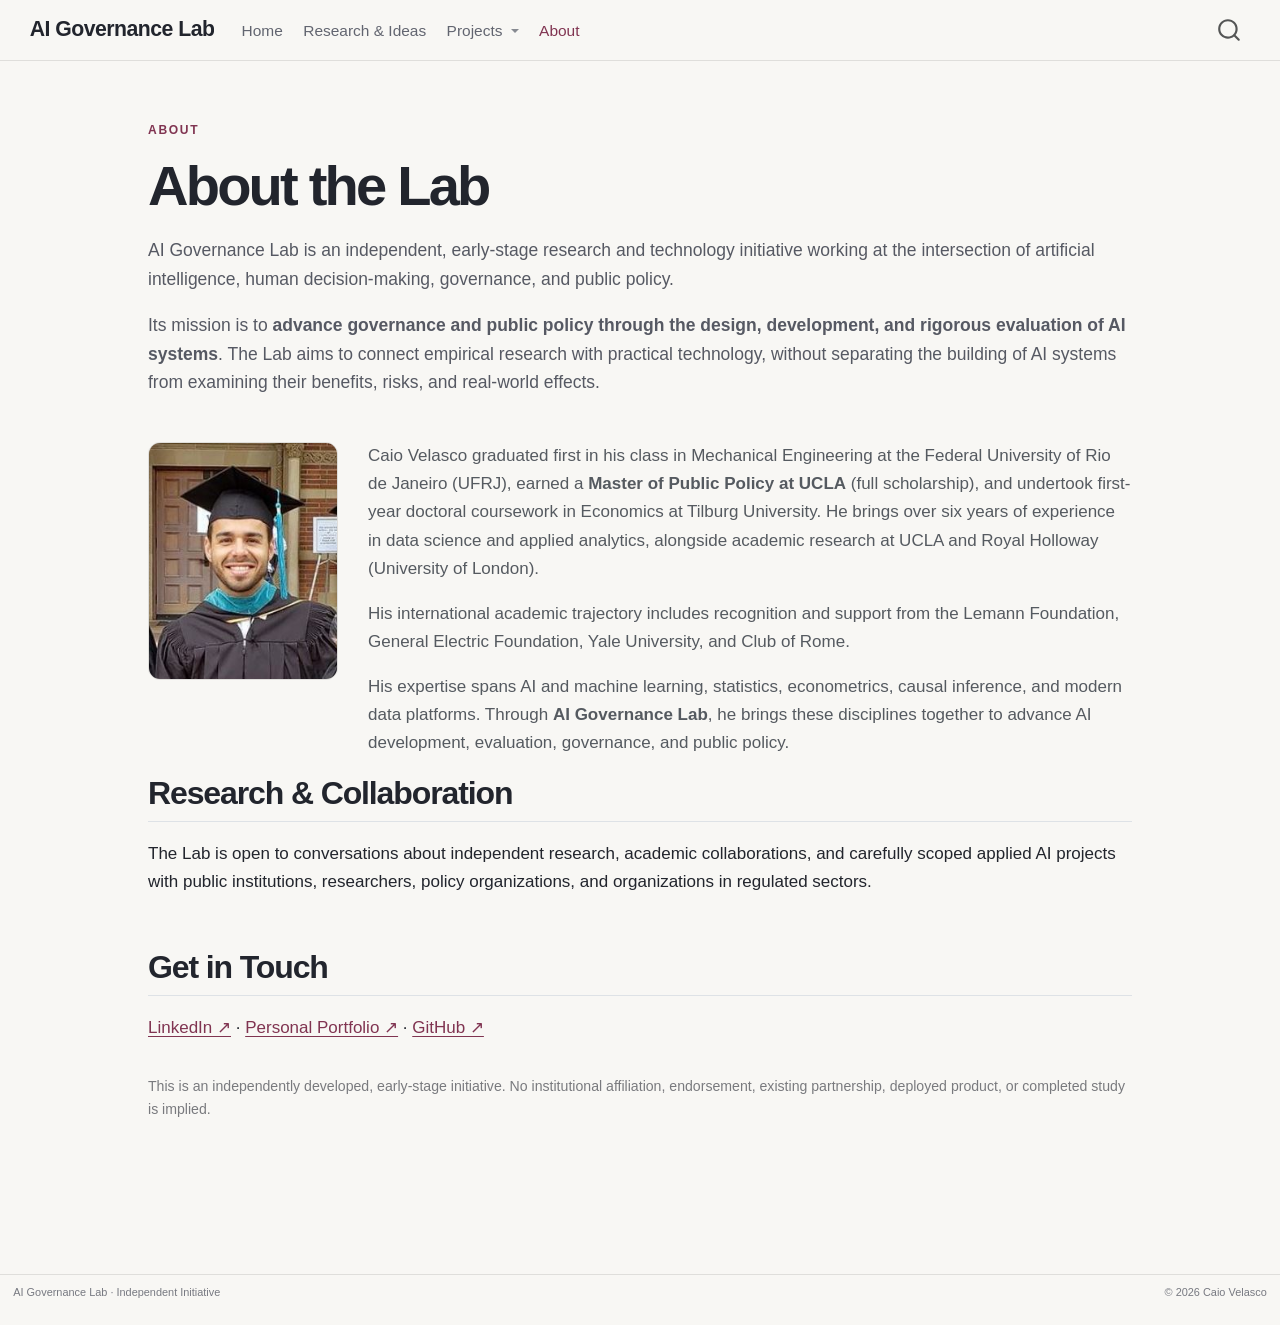
<file: about.html>
<!DOCTYPE html>
<html xmlns="http://www.w3.org/1999/xhtml" lang="en" xml:lang="en"><head>

<meta charset="utf-8">
<meta name="generator" content="quarto-1.7.28">

<meta name="viewport" content="width=device-width, initial-scale=1.0, user-scalable=yes">


<title>About – AI Governance Lab</title>
<style>
code{white-space: pre-wrap;}
span.smallcaps{font-variant: small-caps;}
div.columns{display: flex; gap: min(4vw, 1.5em);}
div.column{flex: auto; overflow-x: auto;}
div.hanging-indent{margin-left: 1.5em; text-indent: -1.5em;}
ul.task-list{list-style: none;}
ul.task-list li input[type="checkbox"] {
  width: 0.8em;
  margin: 0 0.8em 0.2em -1em; /* quarto-specific, see https://github.com/quarto-dev/quarto-cli/issues/4556 */ 
  vertical-align: middle;
}
</style>


<script src="site_libs/quarto-nav/quarto-nav.js"></script>
<script src="site_libs/quarto-nav/headroom.min.js"></script>
<script src="site_libs/clipboard/clipboard.min.js"></script>
<script src="site_libs/quarto-search/autocomplete.umd.js"></script>
<script src="site_libs/quarto-search/fuse.min.js"></script>
<script src="site_libs/quarto-search/quarto-search.js"></script>
<meta name="quarto:offset" content="./">
<script src="site_libs/quarto-html/quarto.js" type="module"></script>
<script src="site_libs/quarto-html/tabsets/tabsets.js" type="module"></script>
<script src="site_libs/quarto-html/popper.min.js"></script>
<script src="site_libs/quarto-html/tippy.umd.min.js"></script>
<link href="site_libs/quarto-html/tippy.css" rel="stylesheet">
<link href="site_libs/quarto-html/quarto-syntax-highlighting-b719d3d4935f2b08311a76135e2bf442.css" rel="stylesheet" id="quarto-text-highlighting-styles">
<script src="site_libs/bootstrap/bootstrap.min.js"></script>
<link href="site_libs/bootstrap/bootstrap-icons.css" rel="stylesheet">
<link href="site_libs/bootstrap/bootstrap-a7e50f59256de108c7354ee72caa2c62.min.css" rel="stylesheet" append-hash="true" id="quarto-bootstrap" data-mode="light">
<script id="quarto-search-options" type="application/json">{
  "location": "navbar",
  "copy-button": false,
  "collapse-after": 3,
  "panel-placement": "end",
  "type": "overlay",
  "limit": 50,
  "keyboard-shortcut": [
    "f",
    "/",
    "s"
  ],
  "show-item-context": false,
  "language": {
    "search-no-results-text": "No results",
    "search-matching-documents-text": "matching documents",
    "search-copy-link-title": "Copy link to search",
    "search-hide-matches-text": "Hide additional matches",
    "search-more-match-text": "more match in this document",
    "search-more-matches-text": "more matches in this document",
    "search-clear-button-title": "Clear",
    "search-text-placeholder": "",
    "search-detached-cancel-button-title": "Cancel",
    "search-submit-button-title": "Submit",
    "search-label": "Search"
  }
}</script>
<script async="" src="https://www.googletagmanager.com/gtag/js?id=G-DVYD0LK26Z"></script>

<script type="text/javascript">

window.dataLayer = window.dataLayer || [];
function gtag(){dataLayer.push(arguments);}
gtag('js', new Date());
gtag('config', 'G-DVYD0LK26Z', { 'anonymize_ip': true});
</script>
<style>html{ scroll-behavior: smooth; }</style>


<link rel="stylesheet" href="styles.css">
</head>

<body class="nav-fixed quarto-light">

<div id="quarto-search-results"></div>
  <header id="quarto-header" class="headroom fixed-top">
    <nav class="navbar navbar-expand-lg " data-bs-theme="dark">
      <div class="navbar-container container-fluid">
      <div class="navbar-brand-container mx-auto">
    <a class="navbar-brand" href="./index.html">
    <span class="navbar-title">AI Governance Lab</span>
    </a>
  </div>
            <div id="quarto-search" class="" title="Search"></div>
          <button class="navbar-toggler" type="button" data-bs-toggle="collapse" data-bs-target="#navbarCollapse" aria-controls="navbarCollapse" role="menu" aria-expanded="false" aria-label="Toggle navigation" onclick="if (window.quartoToggleHeadroom) { window.quartoToggleHeadroom(); }">
  <span class="navbar-toggler-icon"></span>
</button>
          <div class="collapse navbar-collapse" id="navbarCollapse">
            <ul class="navbar-nav navbar-nav-scroll me-auto">
  <li class="nav-item">
    <a class="nav-link" href="./index.html"> 
<span class="menu-text">Home</span></a>
  </li>  
  <li class="nav-item">
    <a class="nav-link" href="./research.html"> 
<span class="menu-text">Research &amp; Ideas</span></a>
  </li>  
  <li class="nav-item dropdown ">
    <a class="nav-link dropdown-toggle" href="#" id="nav-menu-projects" role="link" data-bs-toggle="dropdown" aria-expanded="false">
 <span class="menu-text">Projects</span>
    </a>
    <ul class="dropdown-menu" aria-labelledby="nav-menu-projects">    
        <li>
    <a class="dropdown-item" href="./projects.html">
 <span class="dropdown-text">All projects</span></a>
  </li>  
        <li>
    <a class="dropdown-item" href="./projects/ai-claims-to-evidence/index.html">
 <span class="dropdown-text">From AI Claims to Evidence</span></a>
  </li>  
        <li>
    <a class="dropdown-item" href="./projects/impact-self-assessment/index.html">
 <span class="dropdown-text">AI Impact Self-Assessment</span></a>
  </li>  
        <li>
    <a class="dropdown-item" href="./projects/frontier-ai-risk-governance/index.html">
 <span class="dropdown-text">Frontier AI Risk Governance</span></a>
  </li>  
    </ul>
  </li>
  <li class="nav-item">
    <a class="nav-link active" href="./about.html" aria-current="page"> 
<span class="menu-text">About</span></a>
  </li>  
</ul>
          </div> <!-- /navcollapse -->
            <div class="quarto-navbar-tools">
</div>
      </div> <!-- /container-fluid -->
    </nav>
</header>
<!-- content -->
<div id="quarto-content" class="quarto-container page-columns page-rows-contents page-layout-full page-navbar">
<!-- sidebar -->
<!-- margin-sidebar -->
    
<!-- main -->
<main class="content column-page" id="quarto-document-content">

<header id="title-block-header" class="quarto-title-block default">
<div class="quarto-title">
<h1 class="title">About</h1>
</div>



<div class="quarto-title-meta column-page">

    
  
    
  </div>
  


</header>


<div class="page-intro">
<div class="eyebrow">
ABOUT
</div>
<section id="about-the-lab" class="level1">
<h1>About the Lab</h1>
<p>AI Governance Lab is an independent, early-stage research and technology initiative working at the intersection of artificial intelligence, human decision-making, governance, and public policy.</p>
<p>Its mission is to <strong>advance governance and public policy through the design, development, and rigorous evaluation of AI systems</strong>. The Lab aims to connect empirical research with practical technology, without separating the building of AI systems from examining their benefits, risks, and real-world effects.</p>
</section>
</div>
<div class="about-profile">
<div class="about-profile-photo">
<p><img src="images/caio_ucla.JPG" alt="Portrait of Caio Velasco" loading="lazy"></p>
</div>
<div class="about-profile-text">
<p>Caio Velasco graduated first in his class in Mechanical Engineering at the Federal University of Rio de Janeiro (UFRJ), earned a <strong>Master of Public Policy at UCLA</strong> (full scholarship), and undertook first-year doctoral coursework in Economics at Tilburg University. He brings over six years of experience in data science and applied analytics, alongside academic research at UCLA and Royal Holloway (University of London).</p>
<p>His international academic trajectory includes recognition and support from the Lemann Foundation, General Electric Foundation, Yale University, and Club of Rome.</p>
<p>His expertise spans AI and machine learning, statistics, econometrics, causal inference, and modern data platforms. Through <strong>AI Governance Lab</strong>, he brings these disciplines together to advance AI development, evaluation, governance, and public policy.</p>
</div>
</div>
<section id="research-collaboration" class="level2">
<h2 data-anchor-id="research-collaboration">Research &amp; Collaboration</h2>
<p>The Lab is open to conversations about independent research, academic collaborations, and carefully scoped applied AI projects with public institutions, researchers, policy organizations, and organizations in regulated sectors.</p>
</section>
<section id="get-in-touch" class="level2">
<h2 data-anchor-id="get-in-touch">Get in Touch</h2>
<p><a href="https://www.linkedin.com/in/caiovelasco/">LinkedIn ↗</a> · <a href="https://caiocvelasco.github.io/">Personal Portfolio ↗</a> · <a href="https://github.com/caiocvelasco">GitHub ↗</a></p>
<p class="quiet-note">
This is an independently developed, early-stage initiative. No institutional affiliation, endorsement, existing partnership, deployed product, or completed study is implied.
</p>


</section>

</main> <!-- /main -->
<script id="quarto-html-after-body" type="application/javascript">
  window.document.addEventListener("DOMContentLoaded", function (event) {
    const isCodeAnnotation = (el) => {
      for (const clz of el.classList) {
        if (clz.startsWith('code-annotation-')) {                     
          return true;
        }
      }
      return false;
    }
    const onCopySuccess = function(e) {
      // button target
      const button = e.trigger;
      // don't keep focus
      button.blur();
      // flash "checked"
      button.classList.add('code-copy-button-checked');
      var currentTitle = button.getAttribute("title");
      button.setAttribute("title", "Copied!");
      let tooltip;
      if (window.bootstrap) {
        button.setAttribute("data-bs-toggle", "tooltip");
        button.setAttribute("data-bs-placement", "left");
        button.setAttribute("data-bs-title", "Copied!");
        tooltip = new bootstrap.Tooltip(button, 
          { trigger: "manual", 
            customClass: "code-copy-button-tooltip",
            offset: [0, -8]});
        tooltip.show();    
      }
      setTimeout(function() {
        if (tooltip) {
          tooltip.hide();
          button.removeAttribute("data-bs-title");
          button.removeAttribute("data-bs-toggle");
          button.removeAttribute("data-bs-placement");
        }
        button.setAttribute("title", currentTitle);
        button.classList.remove('code-copy-button-checked');
      }, 1000);
      // clear code selection
      e.clearSelection();
    }
    const getTextToCopy = function(trigger) {
        const codeEl = trigger.previousElementSibling.cloneNode(true);
        for (const childEl of codeEl.children) {
          if (isCodeAnnotation(childEl)) {
            childEl.remove();
          }
        }
        return codeEl.innerText;
    }
    const clipboard = new window.ClipboardJS('.code-copy-button:not([data-in-quarto-modal])', {
      text: getTextToCopy
    });
    clipboard.on('success', onCopySuccess);
    if (window.document.getElementById('quarto-embedded-source-code-modal')) {
      const clipboardModal = new window.ClipboardJS('.code-copy-button[data-in-quarto-modal]', {
        text: getTextToCopy,
        container: window.document.getElementById('quarto-embedded-source-code-modal')
      });
      clipboardModal.on('success', onCopySuccess);
    }
      var localhostRegex = new RegExp(/^(?:http|https):\/\/localhost\:?[0-9]*\//);
      var mailtoRegex = new RegExp(/^mailto:/);
        var filterRegex = new RegExp("https:\/\/aigovernancelab\.org");
      var isInternal = (href) => {
          return filterRegex.test(href) || localhostRegex.test(href) || mailtoRegex.test(href);
      }
      // Inspect non-navigation links and adorn them if external
     var links = window.document.querySelectorAll('a[href]:not(.nav-link):not(.navbar-brand):not(.toc-action):not(.sidebar-link):not(.sidebar-item-toggle):not(.pagination-link):not(.no-external):not([aria-hidden]):not(.dropdown-item):not(.quarto-navigation-tool):not(.about-link)');
      for (var i=0; i<links.length; i++) {
        const link = links[i];
        if (!isInternal(link.href)) {
          // undo the damage that might have been done by quarto-nav.js in the case of
          // links that we want to consider external
          if (link.dataset.originalHref !== undefined) {
            link.href = link.dataset.originalHref;
          }
            // target, if specified
            link.setAttribute("target", "_blank");
            if (link.getAttribute("rel") === null) {
              link.setAttribute("rel", "noopener");
            }
        }
      }
    function tippyHover(el, contentFn, onTriggerFn, onUntriggerFn) {
      const config = {
        allowHTML: true,
        maxWidth: 500,
        delay: 100,
        arrow: false,
        appendTo: function(el) {
            return el.parentElement;
        },
        interactive: true,
        interactiveBorder: 10,
        theme: 'quarto',
        placement: 'bottom-start',
      };
      if (contentFn) {
        config.content = contentFn;
      }
      if (onTriggerFn) {
        config.onTrigger = onTriggerFn;
      }
      if (onUntriggerFn) {
        config.onUntrigger = onUntriggerFn;
      }
      window.tippy(el, config); 
    }
    const noterefs = window.document.querySelectorAll('a[role="doc-noteref"]');
    for (var i=0; i<noterefs.length; i++) {
      const ref = noterefs[i];
      tippyHover(ref, function() {
        // use id or data attribute instead here
        let href = ref.getAttribute('data-footnote-href') || ref.getAttribute('href');
        try { href = new URL(href).hash; } catch {}
        const id = href.replace(/^#\/?/, "");
        const note = window.document.getElementById(id);
        if (note) {
          return note.innerHTML;
        } else {
          return "";
        }
      });
    }
    const xrefs = window.document.querySelectorAll('a.quarto-xref');
    const processXRef = (id, note) => {
      // Strip column container classes
      const stripColumnClz = (el) => {
        el.classList.remove("page-full", "page-columns");
        if (el.children) {
          for (const child of el.children) {
            stripColumnClz(child);
          }
        }
      }
      stripColumnClz(note)
      if (id === null || id.startsWith('sec-')) {
        // Special case sections, only their first couple elements
        const container = document.createElement("div");
        if (note.children && note.children.length > 2) {
          container.appendChild(note.children[0].cloneNode(true));
          for (let i = 1; i < note.children.length; i++) {
            const child = note.children[i];
            if (child.tagName === "P" && child.innerText === "") {
              continue;
            } else {
              container.appendChild(child.cloneNode(true));
              break;
            }
          }
          if (window.Quarto?.typesetMath) {
            window.Quarto.typesetMath(container);
          }
          return container.innerHTML
        } else {
          if (window.Quarto?.typesetMath) {
            window.Quarto.typesetMath(note);
          }
          return note.innerHTML;
        }
      } else {
        // Remove any anchor links if they are present
        const anchorLink = note.querySelector('a.anchorjs-link');
        if (anchorLink) {
          anchorLink.remove();
        }
        if (window.Quarto?.typesetMath) {
          window.Quarto.typesetMath(note);
        }
        if (note.classList.contains("callout")) {
          return note.outerHTML;
        } else {
          return note.innerHTML;
        }
      }
    }
    for (var i=0; i<xrefs.length; i++) {
      const xref = xrefs[i];
      tippyHover(xref, undefined, function(instance) {
        instance.disable();
        let url = xref.getAttribute('href');
        let hash = undefined; 
        if (url.startsWith('#')) {
          hash = url;
        } else {
          try { hash = new URL(url).hash; } catch {}
        }
        if (hash) {
          const id = hash.replace(/^#\/?/, "");
          const note = window.document.getElementById(id);
          if (note !== null) {
            try {
              const html = processXRef(id, note.cloneNode(true));
              instance.setContent(html);
            } finally {
              instance.enable();
              instance.show();
            }
          } else {
            // See if we can fetch this
            fetch(url.split('#')[0])
            .then(res => res.text())
            .then(html => {
              const parser = new DOMParser();
              const htmlDoc = parser.parseFromString(html, "text/html");
              const note = htmlDoc.getElementById(id);
              if (note !== null) {
                const html = processXRef(id, note);
                instance.setContent(html);
              } 
            }).finally(() => {
              instance.enable();
              instance.show();
            });
          }
        } else {
          // See if we can fetch a full url (with no hash to target)
          // This is a special case and we should probably do some content thinning / targeting
          fetch(url)
          .then(res => res.text())
          .then(html => {
            const parser = new DOMParser();
            const htmlDoc = parser.parseFromString(html, "text/html");
            const note = htmlDoc.querySelector('main.content');
            if (note !== null) {
              // This should only happen for chapter cross references
              // (since there is no id in the URL)
              // remove the first header
              if (note.children.length > 0 && note.children[0].tagName === "HEADER") {
                note.children[0].remove();
              }
              const html = processXRef(null, note);
              instance.setContent(html);
            } 
          }).finally(() => {
            instance.enable();
            instance.show();
          });
        }
      }, function(instance) {
      });
    }
        let selectedAnnoteEl;
        const selectorForAnnotation = ( cell, annotation) => {
          let cellAttr = 'data-code-cell="' + cell + '"';
          let lineAttr = 'data-code-annotation="' +  annotation + '"';
          const selector = 'span[' + cellAttr + '][' + lineAttr + ']';
          return selector;
        }
        const selectCodeLines = (annoteEl) => {
          const doc = window.document;
          const targetCell = annoteEl.getAttribute("data-target-cell");
          const targetAnnotation = annoteEl.getAttribute("data-target-annotation");
          const annoteSpan = window.document.querySelector(selectorForAnnotation(targetCell, targetAnnotation));
          const lines = annoteSpan.getAttribute("data-code-lines").split(",");
          const lineIds = lines.map((line) => {
            return targetCell + "-" + line;
          })
          let top = null;
          let height = null;
          let parent = null;
          if (lineIds.length > 0) {
              //compute the position of the single el (top and bottom and make a div)
              const el = window.document.getElementById(lineIds[0]);
              top = el.offsetTop;
              height = el.offsetHeight;
              parent = el.parentElement.parentElement;
            if (lineIds.length > 1) {
              const lastEl = window.document.getElementById(lineIds[lineIds.length - 1]);
              const bottom = lastEl.offsetTop + lastEl.offsetHeight;
              height = bottom - top;
            }
            if (top !== null && height !== null && parent !== null) {
              // cook up a div (if necessary) and position it 
              let div = window.document.getElementById("code-annotation-line-highlight");
              if (div === null) {
                div = window.document.createElement("div");
                div.setAttribute("id", "code-annotation-line-highlight");
                div.style.position = 'absolute';
                parent.appendChild(div);
              }
              div.style.top = top - 2 + "px";
              div.style.height = height + 4 + "px";
              div.style.left = 0;
              let gutterDiv = window.document.getElementById("code-annotation-line-highlight-gutter");
              if (gutterDiv === null) {
                gutterDiv = window.document.createElement("div");
                gutterDiv.setAttribute("id", "code-annotation-line-highlight-gutter");
                gutterDiv.style.position = 'absolute';
                const codeCell = window.document.getElementById(targetCell);
                const gutter = codeCell.querySelector('.code-annotation-gutter');
                gutter.appendChild(gutterDiv);
              }
              gutterDiv.style.top = top - 2 + "px";
              gutterDiv.style.height = height + 4 + "px";
            }
            selectedAnnoteEl = annoteEl;
          }
        };
        const unselectCodeLines = () => {
          const elementsIds = ["code-annotation-line-highlight", "code-annotation-line-highlight-gutter"];
          elementsIds.forEach((elId) => {
            const div = window.document.getElementById(elId);
            if (div) {
              div.remove();
            }
          });
          selectedAnnoteEl = undefined;
        };
          // Handle positioning of the toggle
      window.addEventListener(
        "resize",
        throttle(() => {
          elRect = undefined;
          if (selectedAnnoteEl) {
            selectCodeLines(selectedAnnoteEl);
          }
        }, 10)
      );
      function throttle(fn, ms) {
      let throttle = false;
      let timer;
        return (...args) => {
          if(!throttle) { // first call gets through
              fn.apply(this, args);
              throttle = true;
          } else { // all the others get throttled
              if(timer) clearTimeout(timer); // cancel #2
              timer = setTimeout(() => {
                fn.apply(this, args);
                timer = throttle = false;
              }, ms);
          }
        };
      }
        // Attach click handler to the DT
        const annoteDls = window.document.querySelectorAll('dt[data-target-cell]');
        for (const annoteDlNode of annoteDls) {
          annoteDlNode.addEventListener('click', (event) => {
            const clickedEl = event.target;
            if (clickedEl !== selectedAnnoteEl) {
              unselectCodeLines();
              const activeEl = window.document.querySelector('dt[data-target-cell].code-annotation-active');
              if (activeEl) {
                activeEl.classList.remove('code-annotation-active');
              }
              selectCodeLines(clickedEl);
              clickedEl.classList.add('code-annotation-active');
            } else {
              // Unselect the line
              unselectCodeLines();
              clickedEl.classList.remove('code-annotation-active');
            }
          });
        }
    const findCites = (el) => {
      const parentEl = el.parentElement;
      if (parentEl) {
        const cites = parentEl.dataset.cites;
        if (cites) {
          return {
            el,
            cites: cites.split(' ')
          };
        } else {
          return findCites(el.parentElement)
        }
      } else {
        return undefined;
      }
    };
    var bibliorefs = window.document.querySelectorAll('a[role="doc-biblioref"]');
    for (var i=0; i<bibliorefs.length; i++) {
      const ref = bibliorefs[i];
      const citeInfo = findCites(ref);
      if (citeInfo) {
        tippyHover(citeInfo.el, function() {
          var popup = window.document.createElement('div');
          citeInfo.cites.forEach(function(cite) {
            var citeDiv = window.document.createElement('div');
            citeDiv.classList.add('hanging-indent');
            citeDiv.classList.add('csl-entry');
            var biblioDiv = window.document.getElementById('ref-' + cite);
            if (biblioDiv) {
              citeDiv.innerHTML = biblioDiv.innerHTML;
            }
            popup.appendChild(citeDiv);
          });
          return popup.innerHTML;
        });
      }
    }
  });
  </script>
</div> <!-- /content -->
<footer class="footer">
  <div class="nav-footer">
    <div class="nav-footer-left">
<p>AI Governance Lab · Independent Initiative</p>
</div>   
    <div class="nav-footer-center">
      &nbsp;
    </div>
    <div class="nav-footer-right">
<p>© 2026 Caio Velasco</p>
</div>
  </div>
</footer>




<script src="site_libs/quarto-html/zenscroll-min.js"></script>
</body></html>
</file>
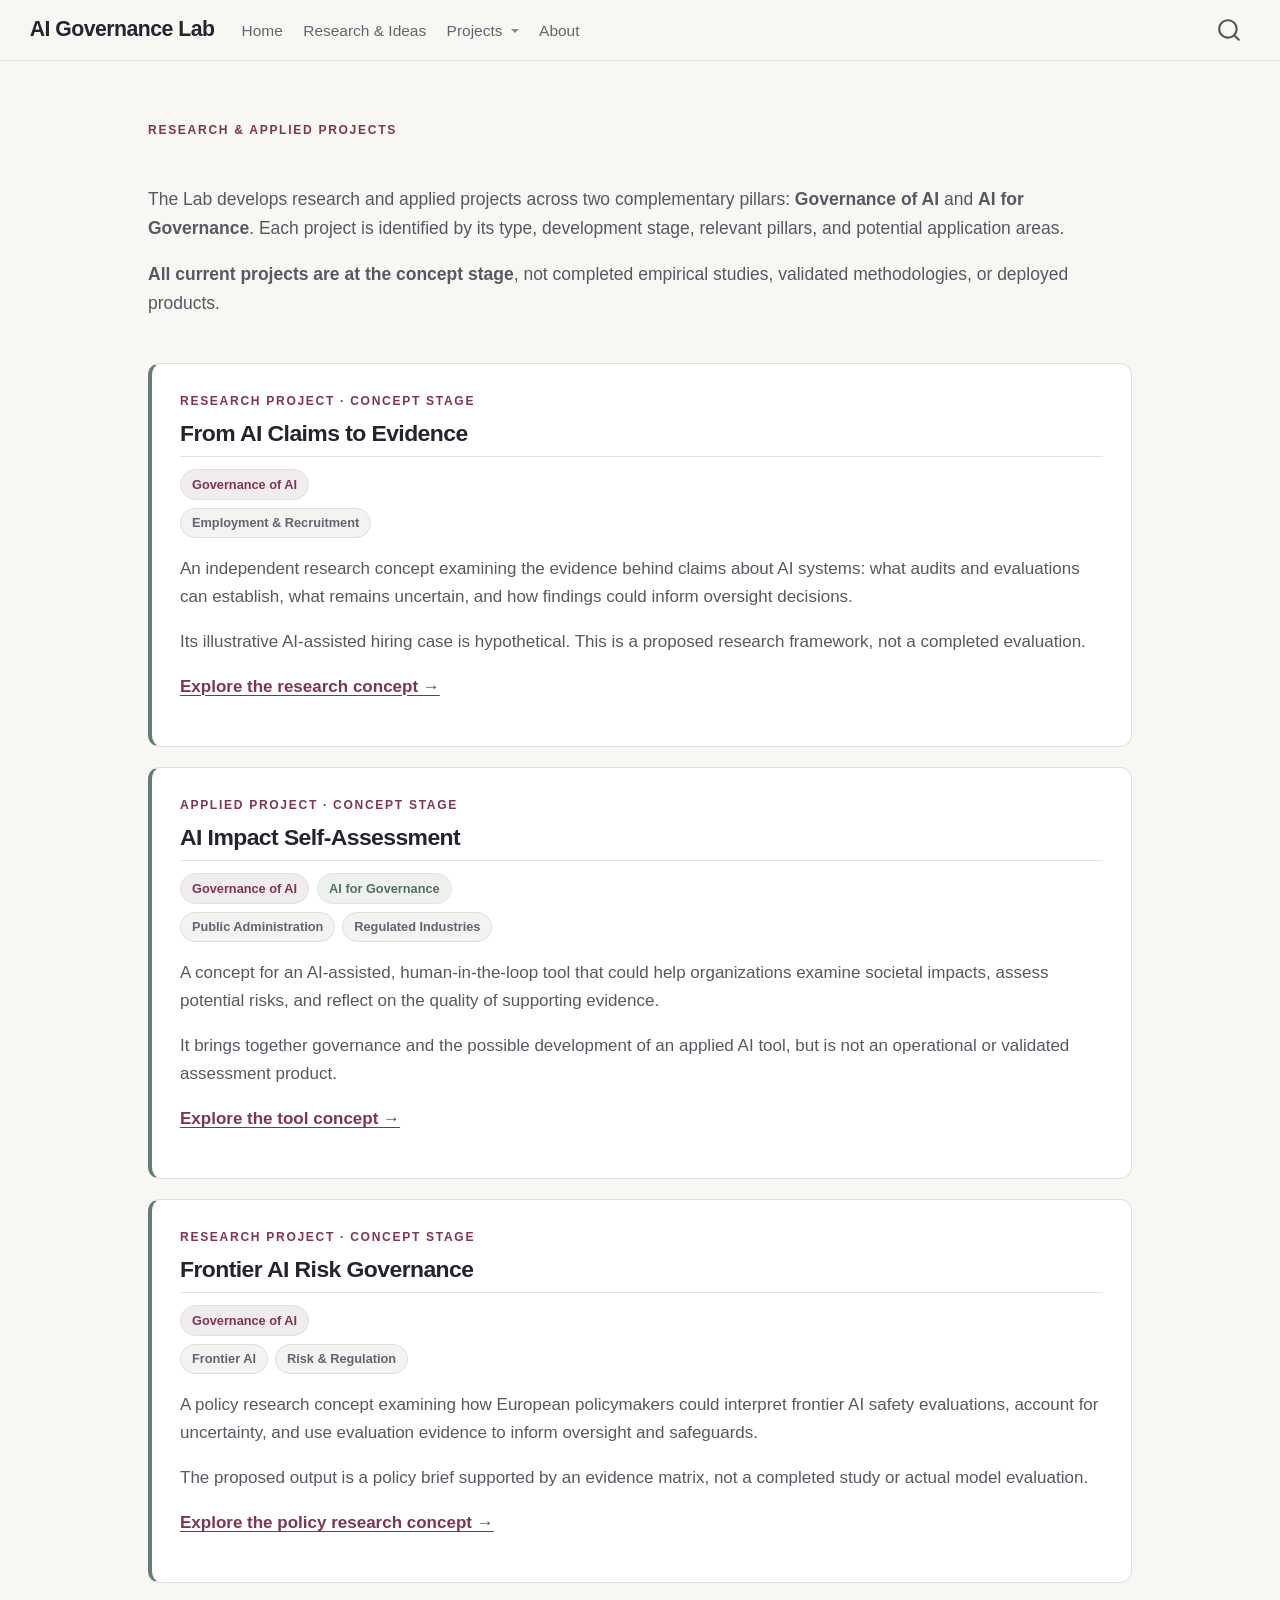
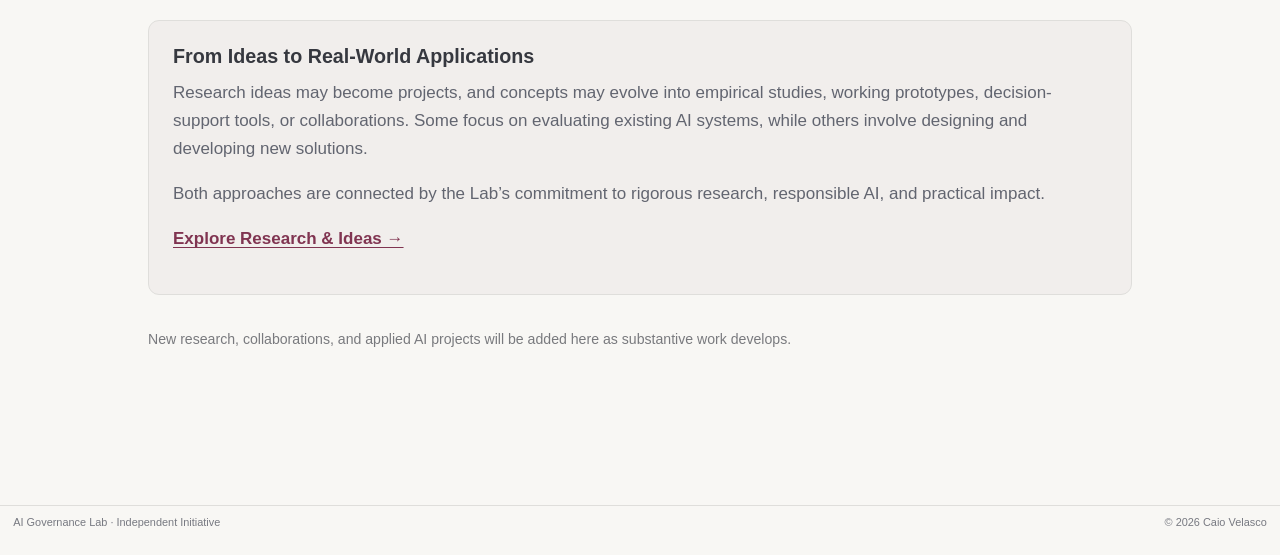
<file: projects.html>
<!DOCTYPE html>
<html xmlns="http://www.w3.org/1999/xhtml" lang="en" xml:lang="en"><head>

<meta charset="utf-8">
<meta name="generator" content="quarto-1.7.28">

<meta name="viewport" content="width=device-width, initial-scale=1.0, user-scalable=yes">


<title>Projects – AI Governance Lab</title>
<style>
code{white-space: pre-wrap;}
span.smallcaps{font-variant: small-caps;}
div.columns{display: flex; gap: min(4vw, 1.5em);}
div.column{flex: auto; overflow-x: auto;}
div.hanging-indent{margin-left: 1.5em; text-indent: -1.5em;}
ul.task-list{list-style: none;}
ul.task-list li input[type="checkbox"] {
  width: 0.8em;
  margin: 0 0.8em 0.2em -1em; /* quarto-specific, see https://github.com/quarto-dev/quarto-cli/issues/4556 */ 
  vertical-align: middle;
}
</style>


<script src="site_libs/quarto-nav/quarto-nav.js"></script>
<script src="site_libs/quarto-nav/headroom.min.js"></script>
<script src="site_libs/clipboard/clipboard.min.js"></script>
<script src="site_libs/quarto-search/autocomplete.umd.js"></script>
<script src="site_libs/quarto-search/fuse.min.js"></script>
<script src="site_libs/quarto-search/quarto-search.js"></script>
<meta name="quarto:offset" content="./">
<script src="site_libs/quarto-html/quarto.js" type="module"></script>
<script src="site_libs/quarto-html/tabsets/tabsets.js" type="module"></script>
<script src="site_libs/quarto-html/popper.min.js"></script>
<script src="site_libs/quarto-html/tippy.umd.min.js"></script>
<link href="site_libs/quarto-html/tippy.css" rel="stylesheet">
<link href="site_libs/quarto-html/quarto-syntax-highlighting-b719d3d4935f2b08311a76135e2bf442.css" rel="stylesheet" id="quarto-text-highlighting-styles">
<script src="site_libs/bootstrap/bootstrap.min.js"></script>
<link href="site_libs/bootstrap/bootstrap-icons.css" rel="stylesheet">
<link href="site_libs/bootstrap/bootstrap-a7e50f59256de108c7354ee72caa2c62.min.css" rel="stylesheet" append-hash="true" id="quarto-bootstrap" data-mode="light">
<script id="quarto-search-options" type="application/json">{
  "location": "navbar",
  "copy-button": false,
  "collapse-after": 3,
  "panel-placement": "end",
  "type": "overlay",
  "limit": 50,
  "keyboard-shortcut": [
    "f",
    "/",
    "s"
  ],
  "show-item-context": false,
  "language": {
    "search-no-results-text": "No results",
    "search-matching-documents-text": "matching documents",
    "search-copy-link-title": "Copy link to search",
    "search-hide-matches-text": "Hide additional matches",
    "search-more-match-text": "more match in this document",
    "search-more-matches-text": "more matches in this document",
    "search-clear-button-title": "Clear",
    "search-text-placeholder": "",
    "search-detached-cancel-button-title": "Cancel",
    "search-submit-button-title": "Submit",
    "search-label": "Search"
  }
}</script>
<script async="" src="https://www.googletagmanager.com/gtag/js?id=G-DVYD0LK26Z"></script>

<script type="text/javascript">

window.dataLayer = window.dataLayer || [];
function gtag(){dataLayer.push(arguments);}
gtag('js', new Date());
gtag('config', 'G-DVYD0LK26Z', { 'anonymize_ip': true});
</script>
<style>html{ scroll-behavior: smooth; }</style>


<link rel="stylesheet" href="styles.css">
</head>

<body class="nav-fixed quarto-light">

<div id="quarto-search-results"></div>
  <header id="quarto-header" class="headroom fixed-top">
    <nav class="navbar navbar-expand-lg " data-bs-theme="dark">
      <div class="navbar-container container-fluid">
      <div class="navbar-brand-container mx-auto">
    <a class="navbar-brand" href="./index.html">
    <span class="navbar-title">AI Governance Lab</span>
    </a>
  </div>
            <div id="quarto-search" class="" title="Search"></div>
          <button class="navbar-toggler" type="button" data-bs-toggle="collapse" data-bs-target="#navbarCollapse" aria-controls="navbarCollapse" role="menu" aria-expanded="false" aria-label="Toggle navigation" onclick="if (window.quartoToggleHeadroom) { window.quartoToggleHeadroom(); }">
  <span class="navbar-toggler-icon"></span>
</button>
          <div class="collapse navbar-collapse" id="navbarCollapse">
            <ul class="navbar-nav navbar-nav-scroll me-auto">
  <li class="nav-item">
    <a class="nav-link" href="./index.html"> 
<span class="menu-text">Home</span></a>
  </li>  
  <li class="nav-item">
    <a class="nav-link" href="./research.html"> 
<span class="menu-text">Research &amp; Ideas</span></a>
  </li>  
  <li class="nav-item dropdown ">
    <a class="nav-link dropdown-toggle" href="#" id="nav-menu-projects" role="link" data-bs-toggle="dropdown" aria-expanded="false">
 <span class="menu-text">Projects</span>
    </a>
    <ul class="dropdown-menu" aria-labelledby="nav-menu-projects">    
        <li>
    <a class="dropdown-item" href="./projects.html">
 <span class="dropdown-text">All projects</span></a>
  </li>  
        <li>
    <a class="dropdown-item" href="./projects/ai-claims-to-evidence/index.html">
 <span class="dropdown-text">From AI Claims to Evidence</span></a>
  </li>  
        <li>
    <a class="dropdown-item" href="./projects/impact-self-assessment/index.html">
 <span class="dropdown-text">AI Impact Self-Assessment</span></a>
  </li>  
        <li>
    <a class="dropdown-item" href="./projects/frontier-ai-risk-governance/index.html">
 <span class="dropdown-text">Frontier AI Risk Governance</span></a>
  </li>  
    </ul>
  </li>
  <li class="nav-item">
    <a class="nav-link" href="./about.html"> 
<span class="menu-text">About</span></a>
  </li>  
</ul>
          </div> <!-- /navcollapse -->
            <div class="quarto-navbar-tools">
</div>
      </div> <!-- /container-fluid -->
    </nav>
</header>
<!-- content -->
<div id="quarto-content" class="quarto-container page-columns page-rows-contents page-layout-full page-navbar">
<!-- sidebar -->
<!-- margin-sidebar -->
    
<!-- main -->
<main class="content column-page" id="quarto-document-content">

<header id="title-block-header" class="quarto-title-block default">
<div class="quarto-title">
<h1 class="title">Projects</h1>
</div>



<div class="quarto-title-meta column-page">

    
  
    
  </div>
  


</header>


<div class="page-intro">
<div class="eyebrow">
RESEARCH &amp; APPLIED PROJECTS
</div>
<p><br></p>
<p>The Lab develops research and applied projects across two complementary pillars: <strong>Governance of AI</strong> and <strong>AI for Governance</strong>. Each project is identified by its type, development stage, relevant pillars, and potential application areas.</p>
<p><strong>All current projects are at the concept stage</strong>, not completed empirical studies, validated methodologies, or deployed products.</p>
</div>
<div class="featured-project">
<div class="eyebrow">
RESEARCH PROJECT · CONCEPT STAGE
</div>
<section id="from-ai-claims-to-evidence" class="level2">
<h2 data-anchor-id="from-ai-claims-to-evidence">From AI Claims to Evidence</h2>
<div class="project-tags" aria-label="Related pillars">
  <span>Governance of AI</span>
</div>
<div class="application-tags" aria-label="Potential application areas">
  <span>Employment &amp; Recruitment</span>
</div>
<p>An independent research concept examining the evidence behind claims about AI systems: what audits and evaluations can establish, what remains uncertain, and how findings could inform oversight decisions.</p>
<p>Its illustrative AI-assisted hiring case is hypothetical. This is a proposed research framework, not a completed evaluation.</p>
<p><a href="./projects/ai-claims-to-evidence/index.html">Explore the research concept →</a></p>
</section>
</div>
<div class="featured-project">
<div class="eyebrow">
APPLIED PROJECT · CONCEPT STAGE
</div>
<section id="ai-impact-self-assessment" class="level2">
<h2 data-anchor-id="ai-impact-self-assessment">AI Impact Self-Assessment</h2>
<div class="project-tags" aria-label="Related pillars">
  <span>Governance of AI</span>
  <span class="pillar-tag-sage">AI for Governance</span>
</div>
<div class="application-tags" aria-label="Potential application areas">
  <span>Public Administration</span>
  <span>Regulated Industries</span>
</div>
<p>A concept for an AI-assisted, human-in-the-loop tool that could help organizations examine societal impacts, assess potential risks, and reflect on the quality of supporting evidence.</p>
<p>It brings together governance and the possible development of an applied AI tool, but is not an operational or validated assessment product.</p>
<p><a href="./projects/impact-self-assessment/index.html">Explore the tool concept →</a></p>
</section>
</div>
<div class="featured-project">
<div class="eyebrow">
RESEARCH PROJECT · CONCEPT STAGE
</div>
<section id="frontier-ai-risk-governance" class="level2">
<h2 data-anchor-id="frontier-ai-risk-governance">Frontier AI Risk Governance</h2>
<div class="project-tags" aria-label="Related pillars">
  <span>Governance of AI</span>
</div>
<div class="application-tags" aria-label="Potential application areas">
  <span>Frontier AI</span>
  <span>Risk &amp; Regulation</span>
</div>
<p>A policy research concept examining how European policymakers could interpret frontier AI safety evaluations, account for uncertainty, and use evaluation evidence to inform oversight and safeguards.</p>
<p>The proposed output is a policy brief supported by an evidence matrix, not a completed study or actual model evaluation.</p>
<p><a href="./projects/frontier-ai-risk-governance/index.html">Explore the policy research concept →</a></p>
</section>
</div>
<section id="from-ideas-to-real-world-applications" class="level3 projects-next">
<h3 data-anchor-id="from-ideas-to-real-world-applications">From Ideas to Real-World Applications</h3>
<p>Research ideas may become projects, and concepts may evolve into empirical studies, working prototypes, decision-support tools, or collaborations. Some focus on evaluating existing AI systems, while others involve designing and developing new solutions.</p>
<p>Both approaches are connected by the Lab’s commitment to rigorous research, responsible AI, and practical impact.</p>
<p><a href="./research.html">Explore Research &amp; Ideas →</a></p>
</section>
<p class="quiet-note">
New research, collaborations, and applied AI projects will be added here as substantive work develops.
</p>



</main> <!-- /main -->
<script id="quarto-html-after-body" type="application/javascript">
  window.document.addEventListener("DOMContentLoaded", function (event) {
    const isCodeAnnotation = (el) => {
      for (const clz of el.classList) {
        if (clz.startsWith('code-annotation-')) {                     
          return true;
        }
      }
      return false;
    }
    const onCopySuccess = function(e) {
      // button target
      const button = e.trigger;
      // don't keep focus
      button.blur();
      // flash "checked"
      button.classList.add('code-copy-button-checked');
      var currentTitle = button.getAttribute("title");
      button.setAttribute("title", "Copied!");
      let tooltip;
      if (window.bootstrap) {
        button.setAttribute("data-bs-toggle", "tooltip");
        button.setAttribute("data-bs-placement", "left");
        button.setAttribute("data-bs-title", "Copied!");
        tooltip = new bootstrap.Tooltip(button, 
          { trigger: "manual", 
            customClass: "code-copy-button-tooltip",
            offset: [0, -8]});
        tooltip.show();    
      }
      setTimeout(function() {
        if (tooltip) {
          tooltip.hide();
          button.removeAttribute("data-bs-title");
          button.removeAttribute("data-bs-toggle");
          button.removeAttribute("data-bs-placement");
        }
        button.setAttribute("title", currentTitle);
        button.classList.remove('code-copy-button-checked');
      }, 1000);
      // clear code selection
      e.clearSelection();
    }
    const getTextToCopy = function(trigger) {
        const codeEl = trigger.previousElementSibling.cloneNode(true);
        for (const childEl of codeEl.children) {
          if (isCodeAnnotation(childEl)) {
            childEl.remove();
          }
        }
        return codeEl.innerText;
    }
    const clipboard = new window.ClipboardJS('.code-copy-button:not([data-in-quarto-modal])', {
      text: getTextToCopy
    });
    clipboard.on('success', onCopySuccess);
    if (window.document.getElementById('quarto-embedded-source-code-modal')) {
      const clipboardModal = new window.ClipboardJS('.code-copy-button[data-in-quarto-modal]', {
        text: getTextToCopy,
        container: window.document.getElementById('quarto-embedded-source-code-modal')
      });
      clipboardModal.on('success', onCopySuccess);
    }
      var localhostRegex = new RegExp(/^(?:http|https):\/\/localhost\:?[0-9]*\//);
      var mailtoRegex = new RegExp(/^mailto:/);
        var filterRegex = new RegExp("https:\/\/aigovernancelab\.org");
      var isInternal = (href) => {
          return filterRegex.test(href) || localhostRegex.test(href) || mailtoRegex.test(href);
      }
      // Inspect non-navigation links and adorn them if external
     var links = window.document.querySelectorAll('a[href]:not(.nav-link):not(.navbar-brand):not(.toc-action):not(.sidebar-link):not(.sidebar-item-toggle):not(.pagination-link):not(.no-external):not([aria-hidden]):not(.dropdown-item):not(.quarto-navigation-tool):not(.about-link)');
      for (var i=0; i<links.length; i++) {
        const link = links[i];
        if (!isInternal(link.href)) {
          // undo the damage that might have been done by quarto-nav.js in the case of
          // links that we want to consider external
          if (link.dataset.originalHref !== undefined) {
            link.href = link.dataset.originalHref;
          }
            // target, if specified
            link.setAttribute("target", "_blank");
            if (link.getAttribute("rel") === null) {
              link.setAttribute("rel", "noopener");
            }
        }
      }
    function tippyHover(el, contentFn, onTriggerFn, onUntriggerFn) {
      const config = {
        allowHTML: true,
        maxWidth: 500,
        delay: 100,
        arrow: false,
        appendTo: function(el) {
            return el.parentElement;
        },
        interactive: true,
        interactiveBorder: 10,
        theme: 'quarto',
        placement: 'bottom-start',
      };
      if (contentFn) {
        config.content = contentFn;
      }
      if (onTriggerFn) {
        config.onTrigger = onTriggerFn;
      }
      if (onUntriggerFn) {
        config.onUntrigger = onUntriggerFn;
      }
      window.tippy(el, config); 
    }
    const noterefs = window.document.querySelectorAll('a[role="doc-noteref"]');
    for (var i=0; i<noterefs.length; i++) {
      const ref = noterefs[i];
      tippyHover(ref, function() {
        // use id or data attribute instead here
        let href = ref.getAttribute('data-footnote-href') || ref.getAttribute('href');
        try { href = new URL(href).hash; } catch {}
        const id = href.replace(/^#\/?/, "");
        const note = window.document.getElementById(id);
        if (note) {
          return note.innerHTML;
        } else {
          return "";
        }
      });
    }
    const xrefs = window.document.querySelectorAll('a.quarto-xref');
    const processXRef = (id, note) => {
      // Strip column container classes
      const stripColumnClz = (el) => {
        el.classList.remove("page-full", "page-columns");
        if (el.children) {
          for (const child of el.children) {
            stripColumnClz(child);
          }
        }
      }
      stripColumnClz(note)
      if (id === null || id.startsWith('sec-')) {
        // Special case sections, only their first couple elements
        const container = document.createElement("div");
        if (note.children && note.children.length > 2) {
          container.appendChild(note.children[0].cloneNode(true));
          for (let i = 1; i < note.children.length; i++) {
            const child = note.children[i];
            if (child.tagName === "P" && child.innerText === "") {
              continue;
            } else {
              container.appendChild(child.cloneNode(true));
              break;
            }
          }
          if (window.Quarto?.typesetMath) {
            window.Quarto.typesetMath(container);
          }
          return container.innerHTML
        } else {
          if (window.Quarto?.typesetMath) {
            window.Quarto.typesetMath(note);
          }
          return note.innerHTML;
        }
      } else {
        // Remove any anchor links if they are present
        const anchorLink = note.querySelector('a.anchorjs-link');
        if (anchorLink) {
          anchorLink.remove();
        }
        if (window.Quarto?.typesetMath) {
          window.Quarto.typesetMath(note);
        }
        if (note.classList.contains("callout")) {
          return note.outerHTML;
        } else {
          return note.innerHTML;
        }
      }
    }
    for (var i=0; i<xrefs.length; i++) {
      const xref = xrefs[i];
      tippyHover(xref, undefined, function(instance) {
        instance.disable();
        let url = xref.getAttribute('href');
        let hash = undefined; 
        if (url.startsWith('#')) {
          hash = url;
        } else {
          try { hash = new URL(url).hash; } catch {}
        }
        if (hash) {
          const id = hash.replace(/^#\/?/, "");
          const note = window.document.getElementById(id);
          if (note !== null) {
            try {
              const html = processXRef(id, note.cloneNode(true));
              instance.setContent(html);
            } finally {
              instance.enable();
              instance.show();
            }
          } else {
            // See if we can fetch this
            fetch(url.split('#')[0])
            .then(res => res.text())
            .then(html => {
              const parser = new DOMParser();
              const htmlDoc = parser.parseFromString(html, "text/html");
              const note = htmlDoc.getElementById(id);
              if (note !== null) {
                const html = processXRef(id, note);
                instance.setContent(html);
              } 
            }).finally(() => {
              instance.enable();
              instance.show();
            });
          }
        } else {
          // See if we can fetch a full url (with no hash to target)
          // This is a special case and we should probably do some content thinning / targeting
          fetch(url)
          .then(res => res.text())
          .then(html => {
            const parser = new DOMParser();
            const htmlDoc = parser.parseFromString(html, "text/html");
            const note = htmlDoc.querySelector('main.content');
            if (note !== null) {
              // This should only happen for chapter cross references
              // (since there is no id in the URL)
              // remove the first header
              if (note.children.length > 0 && note.children[0].tagName === "HEADER") {
                note.children[0].remove();
              }
              const html = processXRef(null, note);
              instance.setContent(html);
            } 
          }).finally(() => {
            instance.enable();
            instance.show();
          });
        }
      }, function(instance) {
      });
    }
        let selectedAnnoteEl;
        const selectorForAnnotation = ( cell, annotation) => {
          let cellAttr = 'data-code-cell="' + cell + '"';
          let lineAttr = 'data-code-annotation="' +  annotation + '"';
          const selector = 'span[' + cellAttr + '][' + lineAttr + ']';
          return selector;
        }
        const selectCodeLines = (annoteEl) => {
          const doc = window.document;
          const targetCell = annoteEl.getAttribute("data-target-cell");
          const targetAnnotation = annoteEl.getAttribute("data-target-annotation");
          const annoteSpan = window.document.querySelector(selectorForAnnotation(targetCell, targetAnnotation));
          const lines = annoteSpan.getAttribute("data-code-lines").split(",");
          const lineIds = lines.map((line) => {
            return targetCell + "-" + line;
          })
          let top = null;
          let height = null;
          let parent = null;
          if (lineIds.length > 0) {
              //compute the position of the single el (top and bottom and make a div)
              const el = window.document.getElementById(lineIds[0]);
              top = el.offsetTop;
              height = el.offsetHeight;
              parent = el.parentElement.parentElement;
            if (lineIds.length > 1) {
              const lastEl = window.document.getElementById(lineIds[lineIds.length - 1]);
              const bottom = lastEl.offsetTop + lastEl.offsetHeight;
              height = bottom - top;
            }
            if (top !== null && height !== null && parent !== null) {
              // cook up a div (if necessary) and position it 
              let div = window.document.getElementById("code-annotation-line-highlight");
              if (div === null) {
                div = window.document.createElement("div");
                div.setAttribute("id", "code-annotation-line-highlight");
                div.style.position = 'absolute';
                parent.appendChild(div);
              }
              div.style.top = top - 2 + "px";
              div.style.height = height + 4 + "px";
              div.style.left = 0;
              let gutterDiv = window.document.getElementById("code-annotation-line-highlight-gutter");
              if (gutterDiv === null) {
                gutterDiv = window.document.createElement("div");
                gutterDiv.setAttribute("id", "code-annotation-line-highlight-gutter");
                gutterDiv.style.position = 'absolute';
                const codeCell = window.document.getElementById(targetCell);
                const gutter = codeCell.querySelector('.code-annotation-gutter');
                gutter.appendChild(gutterDiv);
              }
              gutterDiv.style.top = top - 2 + "px";
              gutterDiv.style.height = height + 4 + "px";
            }
            selectedAnnoteEl = annoteEl;
          }
        };
        const unselectCodeLines = () => {
          const elementsIds = ["code-annotation-line-highlight", "code-annotation-line-highlight-gutter"];
          elementsIds.forEach((elId) => {
            const div = window.document.getElementById(elId);
            if (div) {
              div.remove();
            }
          });
          selectedAnnoteEl = undefined;
        };
          // Handle positioning of the toggle
      window.addEventListener(
        "resize",
        throttle(() => {
          elRect = undefined;
          if (selectedAnnoteEl) {
            selectCodeLines(selectedAnnoteEl);
          }
        }, 10)
      );
      function throttle(fn, ms) {
      let throttle = false;
      let timer;
        return (...args) => {
          if(!throttle) { // first call gets through
              fn.apply(this, args);
              throttle = true;
          } else { // all the others get throttled
              if(timer) clearTimeout(timer); // cancel #2
              timer = setTimeout(() => {
                fn.apply(this, args);
                timer = throttle = false;
              }, ms);
          }
        };
      }
        // Attach click handler to the DT
        const annoteDls = window.document.querySelectorAll('dt[data-target-cell]');
        for (const annoteDlNode of annoteDls) {
          annoteDlNode.addEventListener('click', (event) => {
            const clickedEl = event.target;
            if (clickedEl !== selectedAnnoteEl) {
              unselectCodeLines();
              const activeEl = window.document.querySelector('dt[data-target-cell].code-annotation-active');
              if (activeEl) {
                activeEl.classList.remove('code-annotation-active');
              }
              selectCodeLines(clickedEl);
              clickedEl.classList.add('code-annotation-active');
            } else {
              // Unselect the line
              unselectCodeLines();
              clickedEl.classList.remove('code-annotation-active');
            }
          });
        }
    const findCites = (el) => {
      const parentEl = el.parentElement;
      if (parentEl) {
        const cites = parentEl.dataset.cites;
        if (cites) {
          return {
            el,
            cites: cites.split(' ')
          };
        } else {
          return findCites(el.parentElement)
        }
      } else {
        return undefined;
      }
    };
    var bibliorefs = window.document.querySelectorAll('a[role="doc-biblioref"]');
    for (var i=0; i<bibliorefs.length; i++) {
      const ref = bibliorefs[i];
      const citeInfo = findCites(ref);
      if (citeInfo) {
        tippyHover(citeInfo.el, function() {
          var popup = window.document.createElement('div');
          citeInfo.cites.forEach(function(cite) {
            var citeDiv = window.document.createElement('div');
            citeDiv.classList.add('hanging-indent');
            citeDiv.classList.add('csl-entry');
            var biblioDiv = window.document.getElementById('ref-' + cite);
            if (biblioDiv) {
              citeDiv.innerHTML = biblioDiv.innerHTML;
            }
            popup.appendChild(citeDiv);
          });
          return popup.innerHTML;
        });
      }
    }
  });
  </script>
</div> <!-- /content -->
<footer class="footer">
  <div class="nav-footer">
    <div class="nav-footer-left">
<p>AI Governance Lab · Independent Initiative</p>
</div>   
    <div class="nav-footer-center">
      &nbsp;
    </div>
    <div class="nav-footer-right">
<p>© 2026 Caio Velasco</p>
</div>
  </div>
</footer>




<script src="site_libs/quarto-html/zenscroll-min.js"></script>
</body></html>
</file>
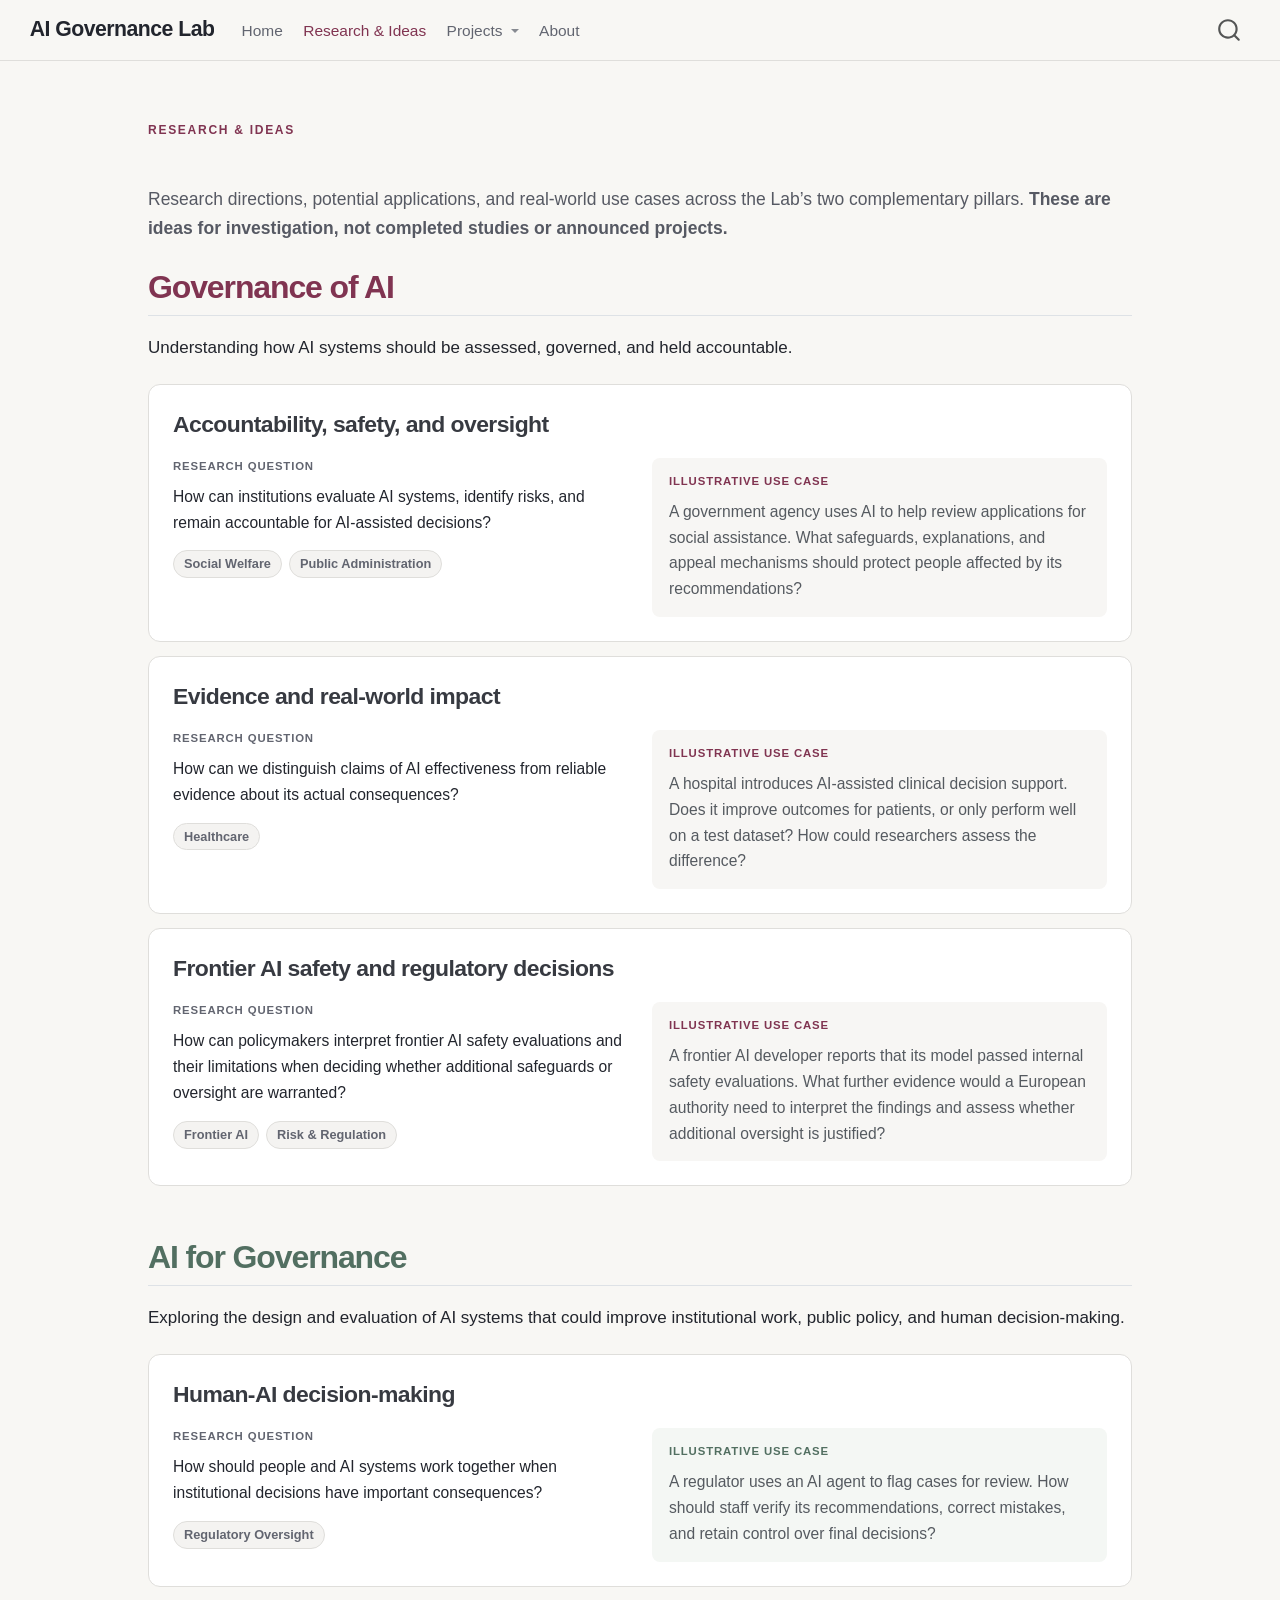
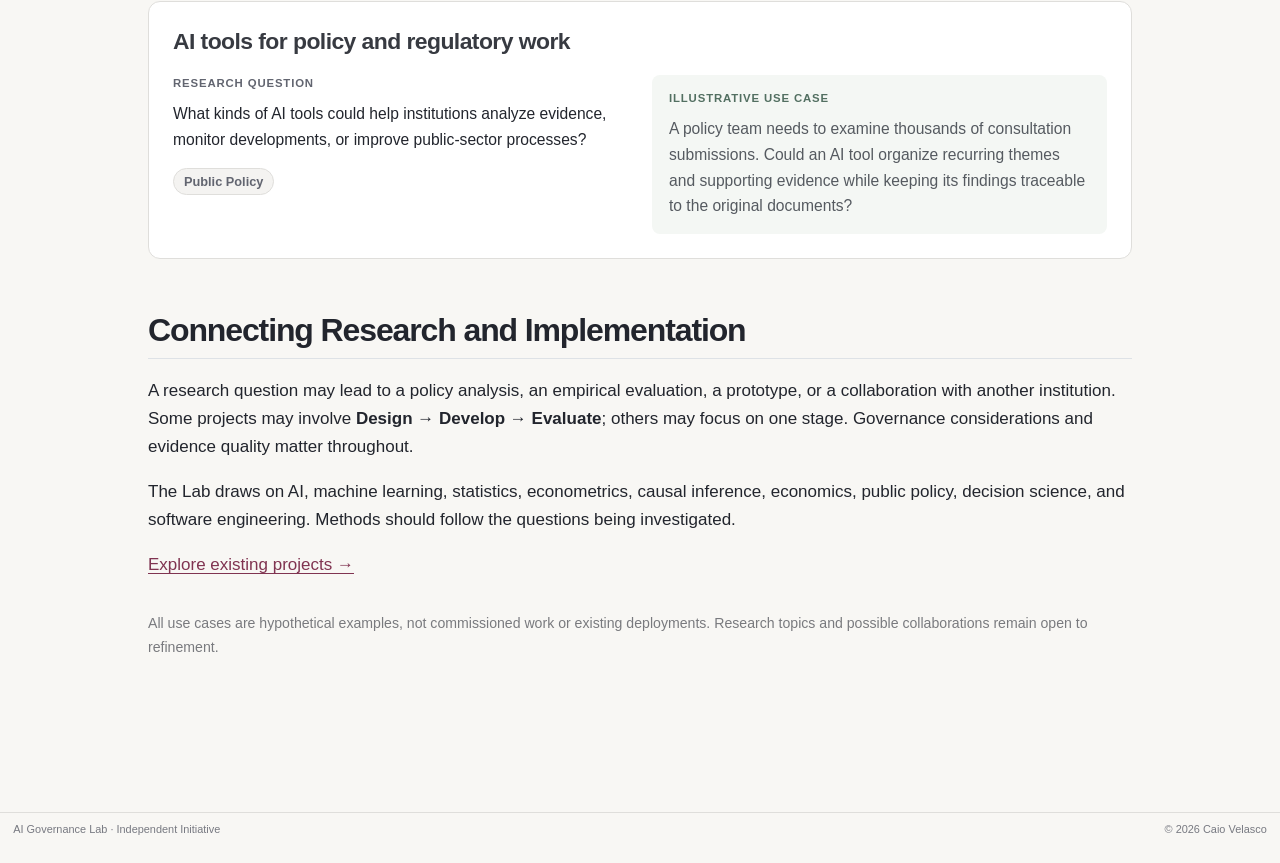
<file: research.html>
<!DOCTYPE html>
<html xmlns="http://www.w3.org/1999/xhtml" lang="en" xml:lang="en"><head>

<meta charset="utf-8">
<meta name="generator" content="quarto-1.7.28">

<meta name="viewport" content="width=device-width, initial-scale=1.0, user-scalable=yes">


<title>Research – AI Governance Lab</title>
<style>
code{white-space: pre-wrap;}
span.smallcaps{font-variant: small-caps;}
div.columns{display: flex; gap: min(4vw, 1.5em);}
div.column{flex: auto; overflow-x: auto;}
div.hanging-indent{margin-left: 1.5em; text-indent: -1.5em;}
ul.task-list{list-style: none;}
ul.task-list li input[type="checkbox"] {
  width: 0.8em;
  margin: 0 0.8em 0.2em -1em; /* quarto-specific, see https://github.com/quarto-dev/quarto-cli/issues/4556 */ 
  vertical-align: middle;
}
</style>


<script src="site_libs/quarto-nav/quarto-nav.js"></script>
<script src="site_libs/quarto-nav/headroom.min.js"></script>
<script src="site_libs/clipboard/clipboard.min.js"></script>
<script src="site_libs/quarto-search/autocomplete.umd.js"></script>
<script src="site_libs/quarto-search/fuse.min.js"></script>
<script src="site_libs/quarto-search/quarto-search.js"></script>
<meta name="quarto:offset" content="./">
<script src="site_libs/quarto-html/quarto.js" type="module"></script>
<script src="site_libs/quarto-html/tabsets/tabsets.js" type="module"></script>
<script src="site_libs/quarto-html/popper.min.js"></script>
<script src="site_libs/quarto-html/tippy.umd.min.js"></script>
<link href="site_libs/quarto-html/tippy.css" rel="stylesheet">
<link href="site_libs/quarto-html/quarto-syntax-highlighting-b719d3d4935f2b08311a76135e2bf442.css" rel="stylesheet" id="quarto-text-highlighting-styles">
<script src="site_libs/bootstrap/bootstrap.min.js"></script>
<link href="site_libs/bootstrap/bootstrap-icons.css" rel="stylesheet">
<link href="site_libs/bootstrap/bootstrap-a7e50f59256de108c7354ee72caa2c62.min.css" rel="stylesheet" append-hash="true" id="quarto-bootstrap" data-mode="light">
<script id="quarto-search-options" type="application/json">{
  "location": "navbar",
  "copy-button": false,
  "collapse-after": 3,
  "panel-placement": "end",
  "type": "overlay",
  "limit": 50,
  "keyboard-shortcut": [
    "f",
    "/",
    "s"
  ],
  "show-item-context": false,
  "language": {
    "search-no-results-text": "No results",
    "search-matching-documents-text": "matching documents",
    "search-copy-link-title": "Copy link to search",
    "search-hide-matches-text": "Hide additional matches",
    "search-more-match-text": "more match in this document",
    "search-more-matches-text": "more matches in this document",
    "search-clear-button-title": "Clear",
    "search-text-placeholder": "",
    "search-detached-cancel-button-title": "Cancel",
    "search-submit-button-title": "Submit",
    "search-label": "Search"
  }
}</script>
<script async="" src="https://www.googletagmanager.com/gtag/js?id=G-DVYD0LK26Z"></script>

<script type="text/javascript">

window.dataLayer = window.dataLayer || [];
function gtag(){dataLayer.push(arguments);}
gtag('js', new Date());
gtag('config', 'G-DVYD0LK26Z', { 'anonymize_ip': true});
</script>
<style>html{ scroll-behavior: smooth; }</style>


<link rel="stylesheet" href="styles.css">
</head>

<body class="nav-fixed quarto-light">

<div id="quarto-search-results"></div>
  <header id="quarto-header" class="headroom fixed-top">
    <nav class="navbar navbar-expand-lg " data-bs-theme="dark">
      <div class="navbar-container container-fluid">
      <div class="navbar-brand-container mx-auto">
    <a class="navbar-brand" href="./index.html">
    <span class="navbar-title">AI Governance Lab</span>
    </a>
  </div>
            <div id="quarto-search" class="" title="Search"></div>
          <button class="navbar-toggler" type="button" data-bs-toggle="collapse" data-bs-target="#navbarCollapse" aria-controls="navbarCollapse" role="menu" aria-expanded="false" aria-label="Toggle navigation" onclick="if (window.quartoToggleHeadroom) { window.quartoToggleHeadroom(); }">
  <span class="navbar-toggler-icon"></span>
</button>
          <div class="collapse navbar-collapse" id="navbarCollapse">
            <ul class="navbar-nav navbar-nav-scroll me-auto">
  <li class="nav-item">
    <a class="nav-link" href="./index.html"> 
<span class="menu-text">Home</span></a>
  </li>  
  <li class="nav-item">
    <a class="nav-link active" href="./research.html" aria-current="page"> 
<span class="menu-text">Research &amp; Ideas</span></a>
  </li>  
  <li class="nav-item dropdown ">
    <a class="nav-link dropdown-toggle" href="#" id="nav-menu-projects" role="link" data-bs-toggle="dropdown" aria-expanded="false">
 <span class="menu-text">Projects</span>
    </a>
    <ul class="dropdown-menu" aria-labelledby="nav-menu-projects">    
        <li>
    <a class="dropdown-item" href="./projects.html">
 <span class="dropdown-text">All projects</span></a>
  </li>  
        <li>
    <a class="dropdown-item" href="./projects/ai-claims-to-evidence/index.html">
 <span class="dropdown-text">From AI Claims to Evidence</span></a>
  </li>  
        <li>
    <a class="dropdown-item" href="./projects/impact-self-assessment/index.html">
 <span class="dropdown-text">AI Impact Self-Assessment</span></a>
  </li>  
        <li>
    <a class="dropdown-item" href="./projects/frontier-ai-risk-governance/index.html">
 <span class="dropdown-text">Frontier AI Risk Governance</span></a>
  </li>  
    </ul>
  </li>
  <li class="nav-item">
    <a class="nav-link" href="./about.html"> 
<span class="menu-text">About</span></a>
  </li>  
</ul>
          </div> <!-- /navcollapse -->
            <div class="quarto-navbar-tools">
</div>
      </div> <!-- /container-fluid -->
    </nav>
</header>
<!-- content -->
<div id="quarto-content" class="quarto-container page-columns page-rows-contents page-layout-full page-navbar">
<!-- sidebar -->
<!-- margin-sidebar -->
    
<!-- main -->
<main class="content column-page" id="quarto-document-content">

<header id="title-block-header" class="quarto-title-block default">
<div class="quarto-title">
<h1 class="title">Research</h1>
</div>



<div class="quarto-title-meta column-page">

    
  
    
  </div>
  


</header>


<div class="page-intro">
<div class="eyebrow">
RESEARCH &amp; IDEAS
</div>
<p><br></p>
<p>Research directions, potential applications, and real-world use cases across the Lab’s two complementary pillars. <strong>These are ideas for investigation, not completed studies or announced projects.</strong></p>
</div>
<section id="governance-of-ai" class="level2 agenda-pillar agenda-governance">
<h2 class="agenda-pillar agenda-governance" data-anchor-id="governance-of-ai">Governance of AI</h2>
<p>Understanding how AI systems should be assessed, governed, and held accountable.</p>
<div class="agenda-list agenda-list-governance">
<section id="accountability-safety-and-oversight" class="level3 agenda-card">
<h3 data-anchor-id="accountability-safety-and-oversight">Accountability, safety, and oversight</h3>
<div class="agenda-columns">
<div class="agenda-question">
<span class="agenda-label">Research question</span>
<p>How can institutions evaluate AI systems, identify risks, and remain accountable for AI-assisted decisions?</p>
<div class="agenda-tags" aria-label="Application areas">
  <span>Social Welfare</span>
  <span>Public Administration</span>
</div>
</div>
<div class="agenda-example">
<span class="agenda-label">Illustrative use case</span>
<p>A government agency uses AI to help review applications for social assistance. What safeguards, explanations, and appeal mechanisms should protect people affected by its recommendations?</p>
</div>
</div>
</section>
<section id="evidence-and-real-world-impact" class="level3 agenda-card">
<h3 data-anchor-id="evidence-and-real-world-impact">Evidence and real-world impact</h3>
<div class="agenda-columns">
<div class="agenda-question">
<span class="agenda-label">Research question</span>
<p>How can we distinguish claims of AI effectiveness from reliable evidence about its actual consequences?</p>
<div class="agenda-tags" aria-label="Application areas">
  <span>Healthcare</span>
</div>
</div>
<div class="agenda-example">
<span class="agenda-label">Illustrative use case</span>
<p>A hospital introduces AI-assisted clinical decision support. Does it improve outcomes for patients, or only perform well on a test dataset? How could researchers assess the difference?</p>
</div>
</div>
</section>
<section id="frontier-ai-safety-and-regulatory-decisions" class="level3 agenda-card">
<h3 data-anchor-id="frontier-ai-safety-and-regulatory-decisions">Frontier AI safety and regulatory decisions</h3>
<div class="agenda-columns">
<div class="agenda-question">
<span class="agenda-label">Research question</span>
<p>How can policymakers interpret frontier AI safety evaluations and their limitations when deciding whether additional safeguards or oversight are warranted?</p>
<div class="agenda-tags" aria-label="Application areas">
  <span>Frontier AI</span>
  <span>Risk &amp; Regulation</span>
</div>
</div>
<div class="agenda-example">
<span class="agenda-label">Illustrative use case</span>
<p>A frontier AI developer reports that its model passed internal safety evaluations. What further evidence would a European authority need to interpret the findings and assess whether additional oversight is justified?</p>
</div>
</div>
</section>
</div>
</section>
<section id="ai-for-governance" class="level2 agenda-pillar agenda-applied">
<h2 class="agenda-pillar agenda-applied" data-anchor-id="ai-for-governance">AI for Governance</h2>
<p>Exploring the design and evaluation of AI systems that could improve institutional work, public policy, and human decision-making.</p>
<div class="agenda-list agenda-list-applied">
<section id="human-ai-decision-making" class="level3 agenda-card">
<h3 data-anchor-id="human-ai-decision-making">Human-AI decision-making</h3>
<div class="agenda-columns">
<div class="agenda-question">
<span class="agenda-label">Research question</span>
<p>How should people and AI systems work together when institutional decisions have important consequences?</p>
<div class="agenda-tags" aria-label="Application areas">
  <span>Regulatory Oversight</span>
</div>
</div>
<div class="agenda-example">
<span class="agenda-label">Illustrative use case</span>
<p>A regulator uses an AI agent to flag cases for review. How should staff verify its recommendations, correct mistakes, and retain control over final decisions?</p>
</div>
</div>
</section>
<section id="ai-tools-for-policy-and-regulatory-work" class="level3 agenda-card">
<h3 data-anchor-id="ai-tools-for-policy-and-regulatory-work">AI tools for policy and regulatory work</h3>
<div class="agenda-columns">
<div class="agenda-question">
<span class="agenda-label">Research question</span>
<p>What kinds of AI tools could help institutions analyze evidence, monitor developments, or improve public-sector processes?</p>
<div class="agenda-tags" aria-label="Application areas">
  <span>Public Policy</span>
</div>
</div>
<div class="agenda-example">
<span class="agenda-label">Illustrative use case</span>
<p>A policy team needs to examine thousands of consultation submissions. Could an AI tool organize recurring themes and supporting evidence while keeping its findings traceable to the original documents?</p>
</div>
</div>
</section>
</div>
</section>
<section id="connecting-research-and-implementation" class="level2">
<h2 data-anchor-id="connecting-research-and-implementation">Connecting Research and Implementation</h2>
<p>A research question may lead to a policy analysis, an empirical evaluation, a prototype, or a collaboration with another institution. Some projects may involve <strong>Design → Develop → Evaluate</strong>; others may focus on one stage. Governance considerations and evidence quality matter throughout.</p>
<p>The Lab draws on AI, machine learning, statistics, econometrics, causal inference, economics, public policy, decision science, and software engineering. Methods should follow the questions being investigated.</p>
<p><a href="./projects.html">Explore existing projects →</a></p>
<p class="quiet-note">
All use cases are hypothetical examples, not commissioned work or existing deployments. Research topics and possible collaborations remain open to refinement.
</p>


</section>

</main> <!-- /main -->
<script id="quarto-html-after-body" type="application/javascript">
  window.document.addEventListener("DOMContentLoaded", function (event) {
    const isCodeAnnotation = (el) => {
      for (const clz of el.classList) {
        if (clz.startsWith('code-annotation-')) {                     
          return true;
        }
      }
      return false;
    }
    const onCopySuccess = function(e) {
      // button target
      const button = e.trigger;
      // don't keep focus
      button.blur();
      // flash "checked"
      button.classList.add('code-copy-button-checked');
      var currentTitle = button.getAttribute("title");
      button.setAttribute("title", "Copied!");
      let tooltip;
      if (window.bootstrap) {
        button.setAttribute("data-bs-toggle", "tooltip");
        button.setAttribute("data-bs-placement", "left");
        button.setAttribute("data-bs-title", "Copied!");
        tooltip = new bootstrap.Tooltip(button, 
          { trigger: "manual", 
            customClass: "code-copy-button-tooltip",
            offset: [0, -8]});
        tooltip.show();    
      }
      setTimeout(function() {
        if (tooltip) {
          tooltip.hide();
          button.removeAttribute("data-bs-title");
          button.removeAttribute("data-bs-toggle");
          button.removeAttribute("data-bs-placement");
        }
        button.setAttribute("title", currentTitle);
        button.classList.remove('code-copy-button-checked');
      }, 1000);
      // clear code selection
      e.clearSelection();
    }
    const getTextToCopy = function(trigger) {
        const codeEl = trigger.previousElementSibling.cloneNode(true);
        for (const childEl of codeEl.children) {
          if (isCodeAnnotation(childEl)) {
            childEl.remove();
          }
        }
        return codeEl.innerText;
    }
    const clipboard = new window.ClipboardJS('.code-copy-button:not([data-in-quarto-modal])', {
      text: getTextToCopy
    });
    clipboard.on('success', onCopySuccess);
    if (window.document.getElementById('quarto-embedded-source-code-modal')) {
      const clipboardModal = new window.ClipboardJS('.code-copy-button[data-in-quarto-modal]', {
        text: getTextToCopy,
        container: window.document.getElementById('quarto-embedded-source-code-modal')
      });
      clipboardModal.on('success', onCopySuccess);
    }
      var localhostRegex = new RegExp(/^(?:http|https):\/\/localhost\:?[0-9]*\//);
      var mailtoRegex = new RegExp(/^mailto:/);
        var filterRegex = new RegExp("https:\/\/aigovernancelab\.org");
      var isInternal = (href) => {
          return filterRegex.test(href) || localhostRegex.test(href) || mailtoRegex.test(href);
      }
      // Inspect non-navigation links and adorn them if external
     var links = window.document.querySelectorAll('a[href]:not(.nav-link):not(.navbar-brand):not(.toc-action):not(.sidebar-link):not(.sidebar-item-toggle):not(.pagination-link):not(.no-external):not([aria-hidden]):not(.dropdown-item):not(.quarto-navigation-tool):not(.about-link)');
      for (var i=0; i<links.length; i++) {
        const link = links[i];
        if (!isInternal(link.href)) {
          // undo the damage that might have been done by quarto-nav.js in the case of
          // links that we want to consider external
          if (link.dataset.originalHref !== undefined) {
            link.href = link.dataset.originalHref;
          }
            // target, if specified
            link.setAttribute("target", "_blank");
            if (link.getAttribute("rel") === null) {
              link.setAttribute("rel", "noopener");
            }
        }
      }
    function tippyHover(el, contentFn, onTriggerFn, onUntriggerFn) {
      const config = {
        allowHTML: true,
        maxWidth: 500,
        delay: 100,
        arrow: false,
        appendTo: function(el) {
            return el.parentElement;
        },
        interactive: true,
        interactiveBorder: 10,
        theme: 'quarto',
        placement: 'bottom-start',
      };
      if (contentFn) {
        config.content = contentFn;
      }
      if (onTriggerFn) {
        config.onTrigger = onTriggerFn;
      }
      if (onUntriggerFn) {
        config.onUntrigger = onUntriggerFn;
      }
      window.tippy(el, config); 
    }
    const noterefs = window.document.querySelectorAll('a[role="doc-noteref"]');
    for (var i=0; i<noterefs.length; i++) {
      const ref = noterefs[i];
      tippyHover(ref, function() {
        // use id or data attribute instead here
        let href = ref.getAttribute('data-footnote-href') || ref.getAttribute('href');
        try { href = new URL(href).hash; } catch {}
        const id = href.replace(/^#\/?/, "");
        const note = window.document.getElementById(id);
        if (note) {
          return note.innerHTML;
        } else {
          return "";
        }
      });
    }
    const xrefs = window.document.querySelectorAll('a.quarto-xref');
    const processXRef = (id, note) => {
      // Strip column container classes
      const stripColumnClz = (el) => {
        el.classList.remove("page-full", "page-columns");
        if (el.children) {
          for (const child of el.children) {
            stripColumnClz(child);
          }
        }
      }
      stripColumnClz(note)
      if (id === null || id.startsWith('sec-')) {
        // Special case sections, only their first couple elements
        const container = document.createElement("div");
        if (note.children && note.children.length > 2) {
          container.appendChild(note.children[0].cloneNode(true));
          for (let i = 1; i < note.children.length; i++) {
            const child = note.children[i];
            if (child.tagName === "P" && child.innerText === "") {
              continue;
            } else {
              container.appendChild(child.cloneNode(true));
              break;
            }
          }
          if (window.Quarto?.typesetMath) {
            window.Quarto.typesetMath(container);
          }
          return container.innerHTML
        } else {
          if (window.Quarto?.typesetMath) {
            window.Quarto.typesetMath(note);
          }
          return note.innerHTML;
        }
      } else {
        // Remove any anchor links if they are present
        const anchorLink = note.querySelector('a.anchorjs-link');
        if (anchorLink) {
          anchorLink.remove();
        }
        if (window.Quarto?.typesetMath) {
          window.Quarto.typesetMath(note);
        }
        if (note.classList.contains("callout")) {
          return note.outerHTML;
        } else {
          return note.innerHTML;
        }
      }
    }
    for (var i=0; i<xrefs.length; i++) {
      const xref = xrefs[i];
      tippyHover(xref, undefined, function(instance) {
        instance.disable();
        let url = xref.getAttribute('href');
        let hash = undefined; 
        if (url.startsWith('#')) {
          hash = url;
        } else {
          try { hash = new URL(url).hash; } catch {}
        }
        if (hash) {
          const id = hash.replace(/^#\/?/, "");
          const note = window.document.getElementById(id);
          if (note !== null) {
            try {
              const html = processXRef(id, note.cloneNode(true));
              instance.setContent(html);
            } finally {
              instance.enable();
              instance.show();
            }
          } else {
            // See if we can fetch this
            fetch(url.split('#')[0])
            .then(res => res.text())
            .then(html => {
              const parser = new DOMParser();
              const htmlDoc = parser.parseFromString(html, "text/html");
              const note = htmlDoc.getElementById(id);
              if (note !== null) {
                const html = processXRef(id, note);
                instance.setContent(html);
              } 
            }).finally(() => {
              instance.enable();
              instance.show();
            });
          }
        } else {
          // See if we can fetch a full url (with no hash to target)
          // This is a special case and we should probably do some content thinning / targeting
          fetch(url)
          .then(res => res.text())
          .then(html => {
            const parser = new DOMParser();
            const htmlDoc = parser.parseFromString(html, "text/html");
            const note = htmlDoc.querySelector('main.content');
            if (note !== null) {
              // This should only happen for chapter cross references
              // (since there is no id in the URL)
              // remove the first header
              if (note.children.length > 0 && note.children[0].tagName === "HEADER") {
                note.children[0].remove();
              }
              const html = processXRef(null, note);
              instance.setContent(html);
            } 
          }).finally(() => {
            instance.enable();
            instance.show();
          });
        }
      }, function(instance) {
      });
    }
        let selectedAnnoteEl;
        const selectorForAnnotation = ( cell, annotation) => {
          let cellAttr = 'data-code-cell="' + cell + '"';
          let lineAttr = 'data-code-annotation="' +  annotation + '"';
          const selector = 'span[' + cellAttr + '][' + lineAttr + ']';
          return selector;
        }
        const selectCodeLines = (annoteEl) => {
          const doc = window.document;
          const targetCell = annoteEl.getAttribute("data-target-cell");
          const targetAnnotation = annoteEl.getAttribute("data-target-annotation");
          const annoteSpan = window.document.querySelector(selectorForAnnotation(targetCell, targetAnnotation));
          const lines = annoteSpan.getAttribute("data-code-lines").split(",");
          const lineIds = lines.map((line) => {
            return targetCell + "-" + line;
          })
          let top = null;
          let height = null;
          let parent = null;
          if (lineIds.length > 0) {
              //compute the position of the single el (top and bottom and make a div)
              const el = window.document.getElementById(lineIds[0]);
              top = el.offsetTop;
              height = el.offsetHeight;
              parent = el.parentElement.parentElement;
            if (lineIds.length > 1) {
              const lastEl = window.document.getElementById(lineIds[lineIds.length - 1]);
              const bottom = lastEl.offsetTop + lastEl.offsetHeight;
              height = bottom - top;
            }
            if (top !== null && height !== null && parent !== null) {
              // cook up a div (if necessary) and position it 
              let div = window.document.getElementById("code-annotation-line-highlight");
              if (div === null) {
                div = window.document.createElement("div");
                div.setAttribute("id", "code-annotation-line-highlight");
                div.style.position = 'absolute';
                parent.appendChild(div);
              }
              div.style.top = top - 2 + "px";
              div.style.height = height + 4 + "px";
              div.style.left = 0;
              let gutterDiv = window.document.getElementById("code-annotation-line-highlight-gutter");
              if (gutterDiv === null) {
                gutterDiv = window.document.createElement("div");
                gutterDiv.setAttribute("id", "code-annotation-line-highlight-gutter");
                gutterDiv.style.position = 'absolute';
                const codeCell = window.document.getElementById(targetCell);
                const gutter = codeCell.querySelector('.code-annotation-gutter');
                gutter.appendChild(gutterDiv);
              }
              gutterDiv.style.top = top - 2 + "px";
              gutterDiv.style.height = height + 4 + "px";
            }
            selectedAnnoteEl = annoteEl;
          }
        };
        const unselectCodeLines = () => {
          const elementsIds = ["code-annotation-line-highlight", "code-annotation-line-highlight-gutter"];
          elementsIds.forEach((elId) => {
            const div = window.document.getElementById(elId);
            if (div) {
              div.remove();
            }
          });
          selectedAnnoteEl = undefined;
        };
          // Handle positioning of the toggle
      window.addEventListener(
        "resize",
        throttle(() => {
          elRect = undefined;
          if (selectedAnnoteEl) {
            selectCodeLines(selectedAnnoteEl);
          }
        }, 10)
      );
      function throttle(fn, ms) {
      let throttle = false;
      let timer;
        return (...args) => {
          if(!throttle) { // first call gets through
              fn.apply(this, args);
              throttle = true;
          } else { // all the others get throttled
              if(timer) clearTimeout(timer); // cancel #2
              timer = setTimeout(() => {
                fn.apply(this, args);
                timer = throttle = false;
              }, ms);
          }
        };
      }
        // Attach click handler to the DT
        const annoteDls = window.document.querySelectorAll('dt[data-target-cell]');
        for (const annoteDlNode of annoteDls) {
          annoteDlNode.addEventListener('click', (event) => {
            const clickedEl = event.target;
            if (clickedEl !== selectedAnnoteEl) {
              unselectCodeLines();
              const activeEl = window.document.querySelector('dt[data-target-cell].code-annotation-active');
              if (activeEl) {
                activeEl.classList.remove('code-annotation-active');
              }
              selectCodeLines(clickedEl);
              clickedEl.classList.add('code-annotation-active');
            } else {
              // Unselect the line
              unselectCodeLines();
              clickedEl.classList.remove('code-annotation-active');
            }
          });
        }
    const findCites = (el) => {
      const parentEl = el.parentElement;
      if (parentEl) {
        const cites = parentEl.dataset.cites;
        if (cites) {
          return {
            el,
            cites: cites.split(' ')
          };
        } else {
          return findCites(el.parentElement)
        }
      } else {
        return undefined;
      }
    };
    var bibliorefs = window.document.querySelectorAll('a[role="doc-biblioref"]');
    for (var i=0; i<bibliorefs.length; i++) {
      const ref = bibliorefs[i];
      const citeInfo = findCites(ref);
      if (citeInfo) {
        tippyHover(citeInfo.el, function() {
          var popup = window.document.createElement('div');
          citeInfo.cites.forEach(function(cite) {
            var citeDiv = window.document.createElement('div');
            citeDiv.classList.add('hanging-indent');
            citeDiv.classList.add('csl-entry');
            var biblioDiv = window.document.getElementById('ref-' + cite);
            if (biblioDiv) {
              citeDiv.innerHTML = biblioDiv.innerHTML;
            }
            popup.appendChild(citeDiv);
          });
          return popup.innerHTML;
        });
      }
    }
  });
  </script>
</div> <!-- /content -->
<footer class="footer">
  <div class="nav-footer">
    <div class="nav-footer-left">
<p>AI Governance Lab · Independent Initiative</p>
</div>   
    <div class="nav-footer-center">
      &nbsp;
    </div>
    <div class="nav-footer-right">
<p>© 2026 Caio Velasco</p>
</div>
  </div>
</footer>




<script src="site_libs/quarto-html/zenscroll-min.js"></script>
</body></html>
</file>
<file: site_libs/quarto-html/tippy.css>
.tippy-box[data-animation=fade][data-state=hidden]{opacity:0}[data-tippy-root]{max-width:calc(100vw - 10px)}.tippy-box{position:relative;background-color:#333;color:#fff;border-radius:4px;font-size:14px;line-height:1.4;white-space:normal;outline:0;transition-property:transform,visibility,opacity}.tippy-box[data-placement^=top]>.tippy-arrow{bottom:0}.tippy-box[data-placement^=top]>.tippy-arrow:before{bottom:-7px;left:0;border-width:8px 8px 0;border-top-color:initial;transform-origin:center top}.tippy-box[data-placement^=bottom]>.tippy-arrow{top:0}.tippy-box[data-placement^=bottom]>.tippy-arrow:before{top:-7px;left:0;border-width:0 8px 8px;border-bottom-color:initial;transform-origin:center bottom}.tippy-box[data-placement^=left]>.tippy-arrow{right:0}.tippy-box[data-placement^=left]>.tippy-arrow:before{border-width:8px 0 8px 8px;border-left-color:initial;right:-7px;transform-origin:center left}.tippy-box[data-placement^=right]>.tippy-arrow{left:0}.tippy-box[data-placement^=right]>.tippy-arrow:before{left:-7px;border-width:8px 8px 8px 0;border-right-color:initial;transform-origin:center right}.tippy-box[data-inertia][data-state=visible]{transition-timing-function:cubic-bezier(.54,1.5,.38,1.11)}.tippy-arrow{width:16px;height:16px;color:#333}.tippy-arrow:before{content:"";position:absolute;border-color:transparent;border-style:solid}.tippy-content{position:relative;padding:5px 9px;z-index:1}
</file>
<file: site_libs/quarto-html/quarto-syntax-highlighting-b719d3d4935f2b08311a76135e2bf442.css>
/* quarto syntax highlight colors */
:root {
  --quarto-hl-ot-color: #003B4F;
  --quarto-hl-at-color: #657422;
  --quarto-hl-ss-color: #20794D;
  --quarto-hl-an-color: #5E5E5E;
  --quarto-hl-fu-color: #4758AB;
  --quarto-hl-st-color: #20794D;
  --quarto-hl-cf-color: #003B4F;
  --quarto-hl-op-color: #5E5E5E;
  --quarto-hl-er-color: #AD0000;
  --quarto-hl-bn-color: #AD0000;
  --quarto-hl-al-color: #AD0000;
  --quarto-hl-va-color: #111111;
  --quarto-hl-bu-color: inherit;
  --quarto-hl-ex-color: inherit;
  --quarto-hl-pp-color: #AD0000;
  --quarto-hl-in-color: #5E5E5E;
  --quarto-hl-vs-color: #20794D;
  --quarto-hl-wa-color: #5E5E5E;
  --quarto-hl-do-color: #5E5E5E;
  --quarto-hl-im-color: #00769E;
  --quarto-hl-ch-color: #20794D;
  --quarto-hl-dt-color: #AD0000;
  --quarto-hl-fl-color: #AD0000;
  --quarto-hl-co-color: #5E5E5E;
  --quarto-hl-cv-color: #5E5E5E;
  --quarto-hl-cn-color: #8f5902;
  --quarto-hl-sc-color: #5E5E5E;
  --quarto-hl-dv-color: #AD0000;
  --quarto-hl-kw-color: #003B4F;
}

/* other quarto variables */
:root {
  --quarto-font-monospace: SFMono-Regular, Menlo, Monaco, Consolas, "Liberation Mono", "Courier New", monospace;
}

/* syntax highlight based on Pandoc's rules */
pre > code.sourceCode > span {
  color: #003B4F;
}

code.sourceCode > span {
  color: #003B4F;
}

div.sourceCode,
div.sourceCode pre.sourceCode {
  color: #003B4F;
}

/* Normal */
code span {
  color: #003B4F;
}

/* Alert */
code span.al {
  color: #AD0000;
  font-style: inherit;
}

/* Annotation */
code span.an {
  color: #5E5E5E;
  font-style: inherit;
}

/* Attribute */
code span.at {
  color: #657422;
  font-style: inherit;
}

/* BaseN */
code span.bn {
  color: #AD0000;
  font-style: inherit;
}

/* BuiltIn */
code span.bu {
  font-style: inherit;
}

/* ControlFlow */
code span.cf {
  color: #003B4F;
  font-weight: bold;
  font-style: inherit;
}

/* Char */
code span.ch {
  color: #20794D;
  font-style: inherit;
}

/* Constant */
code span.cn {
  color: #8f5902;
  font-style: inherit;
}

/* Comment */
code span.co {
  color: #5E5E5E;
  font-style: inherit;
}

/* CommentVar */
code span.cv {
  color: #5E5E5E;
  font-style: italic;
}

/* Documentation */
code span.do {
  color: #5E5E5E;
  font-style: italic;
}

/* DataType */
code span.dt {
  color: #AD0000;
  font-style: inherit;
}

/* DecVal */
code span.dv {
  color: #AD0000;
  font-style: inherit;
}

/* Error */
code span.er {
  color: #AD0000;
  font-style: inherit;
}

/* Extension */
code span.ex {
  font-style: inherit;
}

/* Float */
code span.fl {
  color: #AD0000;
  font-style: inherit;
}

/* Function */
code span.fu {
  color: #4758AB;
  font-style: inherit;
}

/* Import */
code span.im {
  color: #00769E;
  font-style: inherit;
}

/* Information */
code span.in {
  color: #5E5E5E;
  font-style: inherit;
}

/* Keyword */
code span.kw {
  color: #003B4F;
  font-weight: bold;
  font-style: inherit;
}

/* Operator */
code span.op {
  color: #5E5E5E;
  font-style: inherit;
}

/* Other */
code span.ot {
  color: #003B4F;
  font-style: inherit;
}

/* Preprocessor */
code span.pp {
  color: #AD0000;
  font-style: inherit;
}

/* SpecialChar */
code span.sc {
  color: #5E5E5E;
  font-style: inherit;
}

/* SpecialString */
code span.ss {
  color: #20794D;
  font-style: inherit;
}

/* String */
code span.st {
  color: #20794D;
  font-style: inherit;
}

/* Variable */
code span.va {
  color: #111111;
  font-style: inherit;
}

/* VerbatimString */
code span.vs {
  color: #20794D;
  font-style: inherit;
}

/* Warning */
code span.wa {
  color: #5E5E5E;
  font-style: italic;
}

.prevent-inlining {
  content: "</";
}

/*# sourceMappingURL=140c595fe8c061389dc70b4cc739786f.css.map */
</file>
<file: styles.css>
/* AI Governance Lab: minimal visual identity adapted from the Evidence Lab concept. */
:root {
  --ink: #22252d;
  --muted: #626570;
  --plum: #803451;
  --plum-dark: #54273d;
  --sage: #647e73;
  --paper: #f8f7f4;
  --line: #dfdedb;
  --white: #fff;
  --content: 1040px;
}
* { box-sizing: border-box; }
html { scroll-behavior: smooth; }
body { background: var(--paper) !important; color: var(--ink); font-family: "Aptos", "Segoe UI", Arial, sans-serif; }
#quarto-content { overflow-x: clip; }
#title-block-header { display: none; }
#quarto-document-content { max-width: var(--content) !important; margin: 0 auto !important; padding: 44px 28px 76px !important; }
main a { color: var(--plum); text-underline-offset: 3px; }
main a:hover { color: var(--plum-dark); }
main p { line-height: 1.65; }
main h2 { color: var(--ink); font-size: clamp(1.5rem, 2.5vw, 1.95rem); font-weight: 680; letter-spacing: -.035em; margin: 52px 0 18px; }
main h3 { color: var(--ink); }
.navbar { background: var(--paper) !important; border-bottom: 1px solid var(--line); }
.navbar-brand { color: var(--ink) !important; font-weight: 750; letter-spacing: -.025em; }
.navbar .nav-link { color: var(--muted) !important; font-size: .91rem; }
.navbar .nav-link:hover, .navbar .nav-link.active { color: var(--plum) !important; }
.eyebrow { color: var(--plum); font-size: .71rem; font-weight: 780; letter-spacing: .14em; }
.hero { background: #efe9eb; border: 1px solid #e8dce1; border-radius: 18px; padding: clamp(30px, 5.2vw, 60px); }
.hero h1 { max-width: 760px; color: var(--ink); font-size: clamp(2.3rem, 5vw, 3.8rem); line-height: 1.1; letter-spacing: -.055em; font-weight: 730; margin: 18px 0; }
.hero p { max-width: 700px; color: #55515a; font-size: 1.04rem; line-height: 1.7; margin: 0; }
.research-grid { display: grid; grid-template-columns: repeat(2, minmax(0, 1fr)); gap: 16px; margin: 26px 0 14px; }
.research-card {
  display: flex;
  flex-direction: column;
  background: var(--white);
  border: 1px solid var(--line);
  border-radius: 12px;
  padding: 26px;
}
.research-card .focus-tag {
  display: inline-block;
  align-self: flex-start;
  width: fit-content;
  padding: 5px 11px;
  background: #f1edef;
  border: 1px solid #e5dce0;
  border-radius: 20px;
  color: var(--plum);
  font-size: .75rem;
  font-weight: 600;
  line-height: 1.4;
  margin-bottom: 18px;
}
.research-card h3 {
  color: var(--ink);
  font-size: clamp(1.22rem, 2.2vw, 1.5rem);
  line-height: 1.35;
  letter-spacing: -.025em;
  font-weight: 700;
  margin: 0 0 14px;
}
.research-card p {
  color: var(--muted);
  font-size: .9rem;
  line-height: 1.6;
  margin: 0;
}
.projects-cta { margin-top: 40px; }
.projects-cta h2 { margin-top: 10px; }
.featured-project { background: var(--white); border: 1px solid var(--line); border-left: 4px solid var(--sage); border-radius: 12px; padding: 28px; margin-top: 20px; }
.featured-project h2, .featured-project h3 { margin: 10px 0 12px; font-size: 1.35rem; letter-spacing: -.025em; }
.featured-project p { color: #555a60; }
.featured-project a { font-weight: 650; text-decoration-thickness: 1px; }
.project-tags { display: flex; flex-wrap: wrap; gap: 8px; margin: 17px 0; }
.project-tags span { padding: 5px 11px; background: #f1edef; border: 1px solid #e5dce0; border-radius: 20px; color: var(--plum); font-size: .75rem; font-weight: 600; }
.page-intro { padding: 16px 0 8px; }
.page-intro h1 { font-size: clamp(2.2rem, 4.5vw, 3.3rem); letter-spacing: -.05em; line-height: 1.12; margin: 16px 0 18px; }
.page-intro p { font-size: 1.03rem; color: #565963; }
.topic-list { border-top: 1px solid var(--line); margin-top: 28px; }
.topic { border-bottom: 1px solid var(--line); padding: 24px 0; }
.topic h3 { color: var(--plum); font-size: 1.17rem; margin: 0 0 7px; }
.topic p { margin: 0; color: var(--muted); }
.quiet-note { font-size: .83rem; color: #797a7e; margin-top: 33px; }
.nav-footer { background: transparent !important; border-top: 1px solid var(--line); }
.nav-footer, .nav-footer a { color: #777981 !important; font-size: .78rem; }
@media (max-width: 700px) {
  #quarto-document-content { padding: 24px 17px 52px !important; }
  .research-grid { grid-template-columns: 1fr; gap: 12px; }
  .hero { padding: 30px 23px; }
  .featured-project { padding: 22px; }
}

/* About: portrait beside biography, stacked on narrow screens. */
.about-profile {
  display: grid;
  grid-template-columns: 190px minmax(0, 1fr);
  gap: 30px;
  align-items: start;
  margin-top: 20px;
}
.about-profile-photo img {
  display: block;
  width: 100%;
  height: auto;
  aspect-ratio: 4 / 5;
  object-fit: cover;
  object-position: center top;
  border-radius: 12px;
  border: 1px solid var(--line);
}
.about-profile-text p:first-child { margin-top: 0; }
.about-profile-text p { color: #555a60; }
@media (max-width: 600px) {
  .about-profile { grid-template-columns: 1fr; gap: 18px; }
  .about-profile-photo { width: min(190px, 55%); }
}

/* Research page: separate real-world examples from research questions. */
.topic p + p {
  margin-top: 14px;
  padding: 13px 16px;
  background: #f1eeec;
  border-left: 3px solid var(--sage);
  border-radius: 0 8px 8px 0;
  font-size: .93rem;
  line-height: 1.6;
}
.topic p + p strong {
  color: var(--ink);
  font-weight: 650;
}


/* Version 2: two complementary pillars and integrated AI lifecycle. */
.hero-links { display: flex; align-items: center; flex-wrap: wrap; gap: 19px; margin-top: 26px; }
.hero-links a { font-size: .88rem; font-weight: 650; text-decoration: none; }
.hero-links .hero-primary { background: var(--plum); color: #fff; border-radius: 8px; padding: 11px 16px; }
.hero-links .hero-primary:hover { background: var(--plum-dark); color: #fff; }
.hero-links .hero-secondary { color: var(--plum); }
.pillar-card { min-height: 258px; }
.pillar-card h3 { margin-bottom: 15px; }
.pillar-card p { margin-top: 0; }
.pillar-card p strong { display: block; font-size: 1.2rem; line-height: 1.5; color: var(--ink); font-weight: 600; margin-bottom: 16px; }
.research-card .focus-tag-sage { background: #edf2ee; border-color: #dce8df; color: #526f61; }
.lifecycle-grid { display: grid; grid-template-columns: repeat(3,minmax(0,1fr)); gap: 16px; margin: 25px 0 18px; }
.lifecycle-step { background: #fff; border: 1px solid var(--line); border-radius: 12px; padding: 24px; }
.lifecycle-step .step-number { color: var(--plum); font-weight: 750; font-size: .75rem; letter-spacing: .08em; }
.lifecycle-step h3 { font-size: 1.23rem; font-weight: 700; margin: 11px 0 9px; }
.lifecycle-step p { color: var(--muted); font-size: .9rem; margin: 0; line-height: 1.6; }
.projects-cta { background: #fff; border: 1px solid var(--line); border-radius: 12px; padding: 30px; }
.projects-cta h2 { margin: 12px 0 15px; }
.projects-cta p { color: var(--muted); }
.projects-cta a { font-weight: 650; color: var(--plum); text-decoration: none; }
.projects-cta a:hover { color: var(--plum-dark); text-decoration: underline; }
@media (max-width: 700px) {
  .lifecycle-grid { grid-template-columns: 1fr; gap: 12px; }
  .pillar-card { min-height: 0; }
  .projects-cta { padding: 23px; }
}

/* Connect the two pillars to a flexible project lifecycle. */
.integrated-approach {
  margin-top: 12px;
  padding-top: 30px;
}
.integrated-approach .eyebrow { margin-bottom: 10px; }
.integrated-approach h3 {
  color: var(--ink);
  font-size: clamp(1.35rem, 2.4vw, 1.75rem);
  letter-spacing: -.03em;
  font-weight: 700;
  margin: 0 0 12px;
}
.integrated-approach p {
  color: var(--muted);
  line-height: 1.65;
  margin: 0;
}
.integrated-approach p strong { color: var(--ink); font-weight: 600; }


/* Research/Projects routes and concise European landscape section. */
.work-grid { display: grid; grid-template-columns: repeat(2,minmax(0,1fr)); gap: 14px; margin: 22px 0 0; }
.work-card { padding: 23px; border: 1px solid var(--line); border-radius: 11px; background: #fbfaf8; display: flex; flex-direction: column; gap: 11px; }
.work-card h3 { margin: 0; color: var(--ink); font-size: 1.2rem; letter-spacing: -.02em; }
.work-card p { margin: 0; font-size: .9rem; line-height: 1.55; flex: 1; }
.work-card a { margin-top: 4px; }
.europe-section { margin-top: 54px; }
.europe-section h2 { margin: 10px 0 12px; }
.europe-section > p { color: var(--muted); max-width: 870px; }
.initiative-grid { display: grid; grid-template-columns: repeat(4,minmax(0,1fr)); gap: 12px; margin: 21px 0; }
.initiative-card { border: 1px solid var(--line); border-radius: 11px; background: var(--white); padding: 17px; min-width: 0; }
.initiative-type { color: var(--sage); font-size: .63rem; font-weight: 750; line-height: 1.35; letter-spacing: .055em; min-height: 2.6em; }
.initiative-card h3 { margin: 9px 0 8px; font-size: 1.08rem; }
.initiative-card h3 a { text-decoration: none; color: var(--plum); }
.initiative-card h3 a:hover { text-decoration: underline; }
.initiative-card p { font-size: .82rem; line-height: 1.5; color: var(--muted); margin: 0; }
.europe-section p.initiative-disclaimer { font-size: .76rem; color: #797a7e; line-height: 1.5; margin-top: 13px; }
.projects-next { margin-top: 37px; padding: 24px; border: 1px solid var(--line); border-radius: 11px; background: #f1eeec; }
.projects-next h3 { font-size: 1.16rem; margin: 0 0 10px; }
.projects-next p { color: var(--muted); }
.projects-next a { color: var(--plum); font-weight: 650; }
@media (max-width: 850px) { .initiative-grid { grid-template-columns: repeat(2,minmax(0,1fr)); } }
@media (max-width: 600px) { .work-grid, .initiative-grid { grid-template-columns: 1fr; } .initiative-type { min-height: 0; } .work-card { padding: 20px; } }

/* Research ideas: project-style cards, grouped by pillar. */
.research-ideas-grid {
  display: grid;
  grid-template-columns: repeat(2, minmax(0, 1fr));
  gap: 16px;
  margin: 22px 0 34px;
}
.research-ideas-grid .research-idea-card {
  margin: 0;
  display: flex;
  flex-direction: column;
  min-width: 0;
  padding: 25px;
}
.research-idea-card h3 {
  margin: 13px 0 12px;
  font-size: 1.25rem;
  line-height: 1.35;
}
.research-idea-card > p {
  color: var(--muted);
  font-size: .92rem;
  line-height: 1.6;
  margin: 0 0 20px;
}
.research-idea-example {
  margin-top: auto;
  padding: 15px 16px;
  background: #f5f7f5;
  border-left: 3px solid var(--sage);
  border-radius: 0 8px 8px 0;
}
.research-idea-example strong {
  display: block;
  font-size: .78rem;
  color: #526f61;
  margin-bottom: 7px;
}
.research-idea-example p {
  font-size: .86rem;
  line-height: 1.6;
  color: var(--muted);
  margin: 0;
}
@media (max-width: 700px) {
  .research-ideas-grid { grid-template-columns: 1fr; gap: 14px; }
  .research-ideas-grid .research-idea-card { padding: 22px; }
}


/* Research cards: illustrative real-world application areas. */
.application-tags {
  display: flex;
  flex-wrap: wrap;
  gap: 7px;
  margin: 0 0 17px;
}
.application-tags span {
  display: inline-block;
  padding: 5px 11px;
  background: #edf2ee;
  border: 1px solid #dce8df;
  border-radius: 20px;
  color: #526f61;
  font-size: .75rem;
  font-weight: 600;
  line-height: 1.4;
}

/* Project metadata: consistent with the two pillar colors. */
.featured-project .project-tags { margin: 12px 0 8px; }
.project-tags span.pillar-tag-sage { background: #edf2ee; border-color: #dce8df; color: #526f61; }
.featured-project:not(.research-idea-card) .application-tags span { background: #f4f3f1; border-color: var(--line); color: var(--muted); }

/* Homepage: unified visual framework. */
.lab-framework { border: 1px solid var(--line); background: var(--white); border-radius: 16px; padding: clamp(18px, 4vw, 36px); margin: 24px 0; text-align: center; }
.lab-framework h3 { margin: 7px 0 8px; font-size: clamp(1.13rem, 2.4vw, 1.48rem); letter-spacing: -.025em; }
.lab-framework p { margin: 0; color: var(--muted); font-size: .91rem; line-height: 1.55; }
.lab-framework small { font-size: .68rem; font-weight: 750; letter-spacing: .11em; }
.framework-root { padding: 18px; border-radius: 10px; background: #f4f2ef; display: flex; flex-direction: column; gap: 4px; }
.framework-root strong { font-size: 1.4rem; letter-spacing: -.03em; }
.framework-root span { font-size: .86rem; color: var(--muted); }
.framework-pair { display: grid; grid-template-columns: repeat(2,minmax(0,1fr)); gap: 16px; }
.framework-pillar { padding: 22px 16px; border-radius: 10px; border: 1px solid; }
.framework-plum { background: #f1edef; border-color: #e5dce0; color: var(--plum); }
.framework-sage { background: #edf2ee; border-color: #dce8df; color: #526f61; }
.framework-pillar h3 { color: inherit; }
.framework-fork, .framework-join { position: relative; height: 32px; color: #b9b5b3; }
.framework-fork::before, .framework-join::after { content: ''; position: absolute; left: 50%; height: 16px; border-left: 1px solid currentColor; }
.framework-fork::before { top: 0; } .framework-join::after { bottom: 0; }
.framework-fork i, .framework-join i { position: absolute; left: 25%; right: 25%; height: 16px; border: 1px solid currentColor; }
.framework-fork i { bottom: 0; border-bottom: 0; } .framework-join i { top: 0; border-top: 0; }
.framework-process, .framework-projects { border: 1px solid var(--line); border-radius: 10px; padding: 20px; }
.framework-process small { color: var(--plum); }
.lab-framework .framework-note { font-size: .79rem; margin-top: 12px; }
.framework-stem { height: 25px; width: 1px; background: #b9b5b3; margin: auto; }
.framework-projects > h3 { margin: 0 0 15px; }
.framework-type { background: #f4f2ef; padding: 17px 12px; border-radius: 8px; }
.framework-type strong { display: block; margin-bottom: 5px; }
.framework-links { margin-top: 20px; }
.framework-links a { color: var(--plum); font-weight: 650; }
@media(max-width: 540px) { .framework-pair { grid-template-columns: 1fr; gap: 10px; } .framework-fork i, .framework-join i { display: none; } .framework-fork::before, .framework-join::after { height: 32px; } .framework-process, .framework-projects { padding: 15px; } }

/* Research & Ideas — lightweight horizontal cards (scoped to this page). */
main h2.agenda-governance { color: var(--plum); }
main h2.agenda-applied { color: #526f61; }
.agenda-list { display: grid; grid-template-columns: minmax(0,1fr); gap: 14px; margin: 22px 0 34px; --agenda-accent: var(--plum); --agenda-tint: #f7f6f4; }
.agenda-list.agenda-list-applied { --agenda-accent: #526f61; --agenda-tint: #f4f7f4; }
.agenda-card { background: var(--white); border: 1px solid var(--line); border-radius: 12px; padding: 24px; min-width: 0; }
.agenda-card h3 { margin: 0 0 18px; font-size: clamp(1.15rem, 2vw, 1.35rem); letter-spacing: -.025em; font-weight: 700; line-height: 1.35; }
.agenda-columns { display: grid; grid-template-columns: repeat(2,minmax(0,1fr)); gap: 24px; align-items: stretch; }
.agenda-question, .agenda-example { min-width: 0; }
.agenda-label { display: block; color: var(--muted); font-size: .67rem; font-weight: 750; letter-spacing: .075em; text-transform: uppercase; margin-bottom: 9px; }
.agenda-card p { font-size: .92rem; line-height: 1.65; margin: 0; }
.agenda-question p { color: var(--ink); }
.agenda-example { padding: 15px 17px; border-radius: 8px; background: var(--agenda-tint); }
.agenda-example .agenda-label { color: var(--agenda-accent); }
.agenda-example p { color: #555a60; }
.agenda-tags { display: flex; flex-wrap: wrap; gap: 7px; margin-top: 15px; }
.agenda-tags span { display: inline-block; border: 1px solid var(--line); border-radius: 20px; background: #f4f3f1; color: var(--muted); font-size: .75rem; font-weight: 600; padding: 4px 10px; line-height: 1.4; }
@media(max-width: 700px) {
  .agenda-card { padding: 19px; }
  .agenda-columns { grid-template-columns: minmax(0,1fr); gap: 17px; }
}
</file>
<file: projects/ai-claims-to-evidence/styles.css>
/* Independent editorial palette; not an institutional brand stylesheet. */
:root {
  --ink: #22252d;
  --muted: #626570;
  --plum: #803451;
  --plum-dark: #54273d;
  --sage: #647e73;
  --paper: #f8f7f4;
  --line: #dfdedb;
  --white: #fff;
  --content: 1040px;
}
* { box-sizing: border-box; }
html { scroll-behavior: smooth; }
body { background: var(--paper) !important; color: var(--ink); font-family: "Aptos", "Segoe UI", Arial, sans-serif; }
#quarto-content { overflow-x: clip; }
#title-block-header { display: none; }
#quarto-document-content { max-width: var(--content) !important; margin: 0 auto !important; padding: 0 28px 80px !important; }
main a { color: var(--plum); text-underline-offset: 3px; }
main a:hover { color: var(--plum-dark); }
main h2 { color: var(--ink); font-size: clamp(1.6rem, 2.6vw, 2.15rem); font-weight: 680; letter-spacing: -.035em; margin: 62px 0 7px; }
main h3 { color: var(--ink); }
main p { line-height: 1.65; }
.eyebrow { padding: 34px 0 18px; color: var(--plum); font-size: .72rem; font-weight: 750; letter-spacing: .16em; }
.eyebrow p { margin: 0; }
.hero { display: grid; grid-template-columns: minmax(0, 1.7fr) minmax(180px, .65fr); min-height: 330px; padding: clamp(26px, 5vw, 56px); gap: 14px; background: #efe9eb; border: 1px solid #e8dce1; border-radius: 19px; position: relative; overflow: hidden; }
.hero-content { z-index: 2; }
.hero-kicker { color: var(--plum); font-weight: 780; letter-spacing: .14em; font-size: .72rem; }
.hero h1 { color: var(--ink); font-size: clamp(2.1rem, 4.5vw, 3.8rem); line-height: 1.09; letter-spacing: -.055em; max-width: 720px; font-weight: 720; margin: 16px 0 18px; }
.hero p { font-size: 1rem; max-width: 610px; color: #55515a; line-height: 1.6; margin: 0; }
.hero-links { display: flex; align-items: center; flex-wrap: wrap; gap: 19px; margin-top: 27px; }
.hero-links a { font-size: .87rem; font-weight: 650; text-decoration: none; }
.hero-links .button-main { background: var(--plum); color: #fff; border-radius: 8px; padding: 11px 15px; }
.hero-links .button-main:hover { background: var(--plum-dark); }
.hero-decoration { align-self: center; justify-self: center; position: relative; width: 230px; height: 230px; opacity: .9; }
.orbit { position: absolute; border: 1px solid rgba(128,52,81,.34); border-radius: 50%; }
.orbit-one { inset: 8px; }
.orbit-two { inset: 34px; transform: rotate(25deg) scaleX(.72); }
.orbit-three { inset: 52px; transform: rotate(-32deg) scaleX(1.45); }
.orbit-core { position: absolute; inset: 91px; border-radius: 50%; background: var(--plum); color: white; display: grid; place-items: center; font-size: 1.25rem; font-family: Georgia, serif; }
.intro-grid { display: grid; grid-template-columns: 170px minmax(0,1fr); gap: 28px; padding: 31px 0; }
.intro-label h3 { color: var(--plum); font-size: .77rem; font-weight: 760; letter-spacing: .1em; margin: 4px 0; }
.intro-copy p { font-size: 1rem; margin: 0; max-width: 760px; }
.section-subtitle { width: 100%; max-width: none; margin: 0 0 29px; color: var(--muted); }
.section-subtitle p { margin: 0; }
.workflow { position: relative; display: flex; flex-direction: column; max-width: 850px; margin: 0 auto; }
.step { background: var(--white); border: 1px solid var(--line); border-left: 5px solid var(--plum); border-radius: 12px; padding: 20px 24px 18px; box-shadow: 0 5px 14px rgba(38,33,38,.035); }
.step-final { border-left-color: var(--sage); background: #f5f8f6; }
.step-top { display: flex; align-items: center; justify-content: space-between; gap: 15px; margin-bottom: 5px; }
.step-number { color: var(--plum); font-size: .82rem; font-weight: 800; letter-spacing: .07em; }
.step-final .step-number { color: var(--sage); }
.step-tag { color: var(--muted); letter-spacing: .12em; font-size: .64rem; font-weight: 740; }
.step h3 { font-size: 1.2rem; margin: 3px 0 6px; font-weight: 700; letter-spacing: -.02em; }
.step p { font-size: .96rem; margin: 0 0 10px; color: #4e5158; }
.step-prompt { color: var(--plum); font-size: .79rem; font-weight: 640; }
.step-final .step-prompt { color: #526b60; }
.connector { text-align: center; color: var(--plum); font-size: 1.35rem; font-weight: 800; line-height: 1; height: 32px; display: grid; place-items: center; }
.output-grid { display: grid; grid-template-columns: repeat(3,minmax(0,1fr)); gap: 16px; }
.output-card { background: #fff; border: 1px solid var(--line); border-top: 3px solid var(--sage); padding: 23px; border-radius: 12px; min-height: 204px; }
.output-index { font-size: .7rem; color: var(--sage); letter-spacing: .12em; font-weight: 790; }
.output-card h3 { margin: 12px 0 9px; font-size: 1.14rem; letter-spacing: -.02em; }
.output-card p { font-size: .9rem; color: #5a5d61; margin: 0; }
.integrity-note { margin-top: 26px; border-radius: 12px; background: #efece7; border: 1px solid #e5dfd7; padding: 24px; display: grid; grid-template-columns: 28px minmax(0,1fr); gap: 13px; color: #4d4e4f; font-size: .9rem; line-height: 1.65; }
.integrity-note p { margin: 5px 0 0; }
.note-symbol { font-size: 1.4rem; color: var(--plum); }
.bottom-grid { display: grid; grid-template-columns: 1.25fr 1fr; gap: 50px; margin-top: 50px; padding: 27px 0; border-top: 1px solid var(--line); }
.bottom-grid h3 { font-size: 1.4rem; margin: 0 0 12px; letter-spacing: -.03em; }
.bottom-grid p { margin: 0; color: #5d6165; font-size: .92rem; }
.bottom-meta { font-size: .86rem; }
.bottom-meta p { margin-bottom: 13px; }
.disclaimer { color: #797a7e; font-size: .76rem; border-top: 1px solid var(--line); padding-top: 19px; }
.disclaimer p { margin: 0; }
.nav-footer { background: transparent !important; }
.nav-footer-center { font-size: .78rem; color: #7e7d80; }
@media(max-width:800px) { .hero { grid-template-columns: 1fr; } .hero-decoration { display: none; } .output-grid { grid-template-columns: 1fr; } .output-card { min-height: auto; } .intro-grid { grid-template-columns: 1fr; gap: 8px; } .bottom-grid { grid-template-columns: 1fr; gap: 15px; } }
@media(max-width:520px) { #quarto-document-content { padding: 0 17px 48px !important; } .hero { padding: 25px 21px; } .hero h1 { font-size: 2.15rem; } .hero-links { align-items: flex-start; flex-direction: column; gap: 14px; } .step { padding: 17px; } }

/* Research directions and concise researcher bio */
.about-small-heading { color: var(--plum); font-size: .67rem; font-weight: 780; letter-spacing: .12em; margin-bottom: 13px; }
.about-aside-note { color: var(--muted); font-size: .78rem; margin-top: 11px; line-height: 1.5; }
.method-links { margin: 24px 0 28px; font-size: .82rem; color: var(--muted); }
.method-links p { margin: 0; }
/* Expandable research framework */
.platform-panel { background: #fff; border: 1px solid var(--line); border-radius: 16px; padding: 28px; }
.platform-head { text-align: center; padding: 8px 12px 28px; border-bottom: 1px solid var(--line); }
.platform-eyebrow { font-size: .68rem; font-weight: 800; letter-spacing: .12em; color: var(--plum); }
.platform-head h3 { margin: 8px 0 5px; font-size: 1.7rem; letter-spacing: -.035em; }
.platform-head p { margin: 0; color: var(--muted); font-size: .87rem; }
.platform-branches { display: grid; grid-template-columns: repeat(3, minmax(0, 1fr)); gap: 13px; padding: 26px 0 14px; }
.platform-branch { position: relative; background: #f8f7f4; border: 1px solid #e4e1de; border-radius: 12px; padding: 20px; display: flex; flex-direction: column; gap: 10px; min-width: 0; }
.platform-branch:before { content: ""; position: absolute; width: 1px; height: 24px; left: 50%; top: -26px; background: #b9aaaF; }
.branch-number { color: var(--plum); font-size: .65rem; letter-spacing: .09em; font-weight: 800; }
.platform-branch strong { font-size: 1.08rem; color: var(--ink); }
.platform-branch span:not(.branch-number) { color: #5a5d61; font-size: .87rem; line-height: 1.5; }
.platform-branch em { color: #4e695f; font-style: normal; font-size: .84rem; line-height: 1.5; font-weight: 650; margin-top: auto; }
.platform-foot { color: var(--muted); font-size: .78rem; text-align: center; border-top: 1px solid var(--line); padding-top: 15px; }
@media (max-width: 800px) { .platform-branches { grid-template-columns: 1fr; gap: 12px; } .platform-branch:before { display: none; } }
@media (max-width: 600px) { .platform-panel { padding: 19px; } }
/* Compact profile: small portrait, text and links */
.about-panel { display: grid; grid-template-columns: 100px minmax(0, 1fr) 175px; align-items: start; gap: 22px; padding: 6px 0 24px; }
.about-portrait { width: 100px; }
.about-photo-placeholder, .about-photo { width: 100px; height: 120px; border-radius: 11px; object-fit: cover; }
.about-photo-placeholder { background: #ede7e9; border: 1px dashed #bbaab2; color: #87707a; display: grid; place-items: center; font-size: .75rem; }
.about-main p { color: #555a60; font-size: .91rem; line-height: 1.58; margin: 0 0 9px; }
.about-main p:first-child { color: var(--ink); }
.about-focus { color: var(--plum); }
.about-aside { border-left: 1px solid var(--line); padding-left: 18px; font-size: .85rem; line-height: 1.9; }
@media (max-width: 800px) { .about-panel { grid-template-columns: 90px minmax(0, 1fr); gap: 16px; } .about-portrait { width: 90px; } .about-photo-placeholder, .about-photo { width: 90px; height: 108px; } .about-aside { grid-column: 2; border-left: 0; padding-left: 0; } }
@media (max-width: 520px) { .about-panel { grid-template-columns: 74px minmax(0,1fr); gap: 13px; } .about-portrait { width: 74px; } .about-photo-placeholder, .about-photo { width: 74px; height: 90px; } }

/* Project classification — shared AI Governance Lab palette. */
.lab-project-tags { display: flex; flex-wrap: wrap; gap: 8px; margin: 17px 0 0; }
.lab-project-tags span { display: inline-block; padding: 5px 11px; border-radius: 20px; font-size: .75rem; font-weight: 600; line-height: 1.4; }
.lab-project-tags .pillar-tag { background: #f1edef; border: 1px solid #e5dce0; color: var(--plum); }
.lab-project-tags .pillar-tag-sage { background: #edf2ee; border: 1px solid #dce8df; color: #526f61; }
.lab-project-tags .application-tag { background: #f4f3f1; border: 1px solid #dfdedb; color: var(--muted); }
.lab-project-stage.eyebrow { padding: 18px 0 16px; }
.hero h1:first-child { margin-top: 0; }

/* Shared site navigation — match the main AI Governance Lab menu. */
.navbar { background: var(--paper) !important; border-bottom: 1px solid var(--line); }
.navbar-brand { color: var(--ink) !important; font-weight: 750; letter-spacing: -.025em; }
.navbar .nav-link { color: var(--muted) !important; font-size: .91rem; }
.navbar .nav-link:hover, .navbar .nav-link.active { color: var(--plum) !important; }
#quarto-document-content { padding-top: 44px !important; }
.lab-project-tags { margin-top: 0; }
@media (max-width: 700px) { #quarto-document-content { padding-top: 24px !important; } }
</file>
<file: projects/frontier-ai-risk-governance/styles.css>
/* Independent editorial palette; not an institutional brand stylesheet. */
:root {
  --ink: #22252d;
  --muted: #626570;
  --plum: #803451;
  --plum-dark: #54273d;
  --sage: #647e73;
  --paper: #f8f7f4;
  --line: #dfdedb;
  --white: #fff;
  --content: 1040px;
}
* { box-sizing: border-box; }
html { scroll-behavior: smooth; }
body { background: var(--paper) !important; color: var(--ink); font-family: "Aptos", "Segoe UI", Arial, sans-serif; }
#quarto-content { overflow-x: clip; }
#title-block-header { display: none; }
#quarto-document-content { max-width: var(--content) !important; margin: 0 auto !important; padding: 0 28px 80px !important; }
main a { color: var(--plum); text-underline-offset: 3px; }
main a:hover { color: var(--plum-dark); }
main h2 { color: var(--ink); font-size: clamp(1.6rem, 2.6vw, 2.15rem); font-weight: 680; letter-spacing: -.035em; margin: 62px 0 7px; }
main h3 { color: var(--ink); }
main p { line-height: 1.65; }
.eyebrow { padding: 34px 0 18px; color: var(--plum); font-size: .72rem; font-weight: 750; letter-spacing: .16em; }
.eyebrow p { margin: 0; }
.hero { display: grid; grid-template-columns: minmax(0, 1.7fr) minmax(180px, .65fr); min-height: 330px; padding: clamp(26px, 5vw, 56px); gap: 14px; background: #efe9eb; border: 1px solid #e8dce1; border-radius: 19px; position: relative; overflow: hidden; }
.hero-content { z-index: 2; }
.hero-kicker { color: var(--plum); font-weight: 780; letter-spacing: .14em; font-size: .72rem; }
.hero h1 { color: var(--ink); font-size: clamp(2.1rem, 4.5vw, 3.8rem); line-height: 1.09; letter-spacing: -.055em; max-width: 720px; font-weight: 720; margin: 16px 0 18px; }
.hero p { font-size: 1rem; max-width: 610px; color: #55515a; line-height: 1.6; margin: 0; }
.hero-links { display: flex; align-items: center; flex-wrap: wrap; gap: 19px; margin-top: 27px; }
.hero-links a { font-size: .87rem; font-weight: 650; text-decoration: none; }
.hero-links .button-main { background: var(--plum); color: #fff; border-radius: 8px; padding: 11px 15px; }
.hero-links .button-main:hover { background: var(--plum-dark); }
.hero-decoration { align-self: center; justify-self: center; position: relative; width: 230px; height: 230px; opacity: .9; }
.orbit { position: absolute; border: 1px solid rgba(128,52,81,.34); border-radius: 50%; }
.orbit-one { inset: 8px; }
.orbit-two { inset: 34px; transform: rotate(25deg) scaleX(.72); }
.orbit-three { inset: 52px; transform: rotate(-32deg) scaleX(1.45); }
.orbit-core { position: absolute; inset: 91px; border-radius: 50%; background: var(--plum); color: white; display: grid; place-items: center; font-size: 1.25rem; font-family: Georgia, serif; }
.intro-grid { display: grid; grid-template-columns: 170px minmax(0,1fr); gap: 28px; padding: 31px 0; }
.intro-label h3 { color: var(--plum); font-size: .77rem; font-weight: 760; letter-spacing: .1em; margin: 4px 0; }
.intro-copy p { font-size: 1rem; margin: 0; max-width: 760px; }
.section-subtitle { width: 100%; max-width: none; margin: 0 0 29px; color: var(--muted); }
.section-subtitle p { margin: 0; }
.workflow { position: relative; display: flex; flex-direction: column; max-width: 850px; margin: 0 auto; }
.step { background: var(--white); border: 1px solid var(--line); border-left: 5px solid var(--plum); border-radius: 12px; padding: 20px 24px 18px; box-shadow: 0 5px 14px rgba(38,33,38,.035); }
.step-final { border-left-color: var(--sage); background: #f5f8f6; }
.step-top { display: flex; align-items: center; justify-content: space-between; gap: 15px; margin-bottom: 5px; }
.step-number { color: var(--plum); font-size: .82rem; font-weight: 800; letter-spacing: .07em; }
.step-final .step-number { color: var(--sage); }
.step-tag { color: var(--muted); letter-spacing: .12em; font-size: .64rem; font-weight: 740; }
.step h3 { font-size: 1.2rem; margin: 3px 0 6px; font-weight: 700; letter-spacing: -.02em; }
.step p { font-size: .96rem; margin: 0 0 10px; color: #4e5158; }
.step-prompt { color: var(--plum); font-size: .79rem; font-weight: 640; }
.step-final .step-prompt { color: #526b60; }
.connector { text-align: center; color: var(--plum); font-size: 1.35rem; font-weight: 800; line-height: 1; height: 32px; display: grid; place-items: center; }
.output-grid { display: grid; grid-template-columns: repeat(3,minmax(0,1fr)); gap: 16px; }
.output-card { background: #fff; border: 1px solid var(--line); border-top: 3px solid var(--sage); padding: 23px; border-radius: 12px; min-height: 204px; }
.output-index { font-size: .7rem; color: var(--sage); letter-spacing: .12em; font-weight: 790; }
.output-card h3 { margin: 12px 0 9px; font-size: 1.14rem; letter-spacing: -.02em; }
.output-card p { font-size: .9rem; color: #5a5d61; margin: 0; }
.integrity-note { margin-top: 26px; border-radius: 12px; background: #efece7; border: 1px solid #e5dfd7; padding: 24px; display: grid; grid-template-columns: 28px minmax(0,1fr); gap: 13px; color: #4d4e4f; font-size: .9rem; line-height: 1.65; }
.integrity-note p { margin: 5px 0 0; }
.note-symbol { font-size: 1.4rem; color: var(--plum); }
.bottom-grid { display: grid; grid-template-columns: 1.25fr 1fr; gap: 50px; margin-top: 50px; padding: 27px 0; border-top: 1px solid var(--line); }
.bottom-grid h3 { font-size: 1.4rem; margin: 0 0 12px; letter-spacing: -.03em; }
.bottom-grid p { margin: 0; color: #5d6165; font-size: .92rem; }
.bottom-meta { font-size: .86rem; }
.bottom-meta p { margin-bottom: 13px; }
.disclaimer { color: #797a7e; font-size: .76rem; border-top: 1px solid var(--line); padding-top: 19px; }
.disclaimer p { margin: 0; }
.nav-footer { background: transparent !important; }
.nav-footer-center { font-size: .78rem; color: #7e7d80; }
@media(max-width:800px) { .hero { grid-template-columns: 1fr; } .hero-decoration { display: none; } .output-grid { grid-template-columns: 1fr; } .output-card { min-height: auto; } .intro-grid { grid-template-columns: 1fr; gap: 8px; } .bottom-grid { grid-template-columns: 1fr; gap: 15px; } }
@media(max-width:520px) { #quarto-document-content { padding: 0 17px 48px !important; } .hero { padding: 25px 21px; } .hero h1 { font-size: 2.15rem; } .hero-links { align-items: flex-start; flex-direction: column; gap: 14px; } .step { padding: 17px; } }

/* Research directions and concise researcher bio */
.about-small-heading { color: var(--plum); font-size: .67rem; font-weight: 780; letter-spacing: .12em; margin-bottom: 13px; }
.about-aside-note { color: var(--muted); font-size: .78rem; margin-top: 11px; line-height: 1.5; }
.method-links { margin: 24px 0 28px; font-size: .82rem; color: var(--muted); }
.method-links p { margin: 0; }
/* Expandable research framework */
.platform-panel { background: #fff; border: 1px solid var(--line); border-radius: 16px; padding: 28px; }
.platform-head { text-align: center; padding: 8px 12px 28px; border-bottom: 1px solid var(--line); }
.platform-eyebrow { font-size: .68rem; font-weight: 800; letter-spacing: .12em; color: var(--plum); }
.platform-head h3 { margin: 8px 0 5px; font-size: 1.7rem; letter-spacing: -.035em; }
.platform-head p { margin: 0; color: var(--muted); font-size: .87rem; }
.platform-branches { display: grid; grid-template-columns: repeat(3, minmax(0, 1fr)); gap: 13px; padding: 26px 0 14px; }
.platform-branch { position: relative; background: #f8f7f4; border: 1px solid #e4e1de; border-radius: 12px; padding: 20px; display: flex; flex-direction: column; gap: 10px; min-width: 0; }
.platform-branch:before { content: ""; position: absolute; width: 1px; height: 24px; left: 50%; top: -26px; background: #b9aaaF; }
.branch-number { color: var(--plum); font-size: .65rem; letter-spacing: .09em; font-weight: 800; }
.platform-branch strong { font-size: 1.08rem; color: var(--ink); }
.platform-branch span:not(.branch-number) { color: #5a5d61; font-size: .87rem; line-height: 1.5; }
.platform-branch em { color: #4e695f; font-style: normal; font-size: .84rem; line-height: 1.5; font-weight: 650; margin-top: auto; }
.platform-foot { color: var(--muted); font-size: .78rem; text-align: center; border-top: 1px solid var(--line); padding-top: 15px; }
@media (max-width: 800px) { .platform-branches { grid-template-columns: 1fr; gap: 12px; } .platform-branch:before { display: none; } }
@media (max-width: 600px) { .platform-panel { padding: 19px; } }
/* Compact profile: small portrait, text and links */
.about-panel { display: grid; grid-template-columns: 100px minmax(0, 1fr) 175px; align-items: start; gap: 22px; padding: 6px 0 24px; }
.about-portrait { width: 100px; }
.about-photo-placeholder, .about-photo { width: 100px; height: 120px; border-radius: 11px; object-fit: cover; }
.about-photo-placeholder { background: #ede7e9; border: 1px dashed #bbaab2; color: #87707a; display: grid; place-items: center; font-size: .75rem; }
.about-main p { color: #555a60; font-size: .91rem; line-height: 1.58; margin: 0 0 9px; }
.about-main p:first-child { color: var(--ink); }
.about-focus { color: var(--plum); }
.about-aside { border-left: 1px solid var(--line); padding-left: 18px; font-size: .85rem; line-height: 1.9; }
@media (max-width: 800px) { .about-panel { grid-template-columns: 90px minmax(0, 1fr); gap: 16px; } .about-portrait { width: 90px; } .about-photo-placeholder, .about-photo { width: 90px; height: 108px; } .about-aside { grid-column: 2; border-left: 0; padding-left: 0; } }
@media (max-width: 520px) { .about-panel { grid-template-columns: 74px minmax(0,1fr); gap: 13px; } .about-portrait { width: 74px; } .about-photo-placeholder, .about-photo { width: 74px; height: 90px; } }

/* Project classification — shared AI Governance Lab palette. */
.lab-project-tags { display: flex; flex-wrap: wrap; gap: 8px; margin: 17px 0 0; }
.lab-project-tags span { display: inline-block; padding: 5px 11px; border-radius: 20px; font-size: .75rem; font-weight: 600; line-height: 1.4; }
.lab-project-tags .pillar-tag { background: #f1edef; border: 1px solid #e5dce0; color: var(--plum); }
.lab-project-tags .pillar-tag-sage { background: #edf2ee; border: 1px solid #dce8df; color: #526f61; }
.lab-project-tags .application-tag { background: #f4f3f1; border: 1px solid #dfdedb; color: var(--muted); }
.lab-project-stage.eyebrow { padding: 18px 0 16px; }
.hero h1:first-child { margin-top: 0; }

/* Shared site navigation — match the main AI Governance Lab menu. */
.navbar { background: var(--paper) !important; border-bottom: 1px solid var(--line); }
.navbar-brand { color: var(--ink) !important; font-weight: 750; letter-spacing: -.025em; }
.navbar .nav-link { color: var(--muted) !important; font-size: .91rem; }
.navbar .nav-link:hover, .navbar .nav-link.active { color: var(--plum) !important; }
#quarto-document-content { padding-top: 44px !important; }
.lab-project-tags { margin-top: 0; }
@media (max-width: 700px) { #quarto-document-content { padding-top: 24px !important; } }
</file>
<file: projects/impact-self-assessment/styles.css>
/* Original, HIIG-informed editorial palette—not an official HIIG brand stylesheet. */
:root {
  --ink: #22252d;
  --muted: #626570;
  --plum: #803451;
  --plum-dark: #54273d;
  --sage: #647e73;
  --paper: #f8f7f4;
  --line: #dfdedb;
  --white: #fff;
  --content: 1040px;
}
* { box-sizing: border-box; }
html { scroll-behavior: smooth; }
body { background: var(--paper) !important; color: var(--ink); font-family: "Aptos", "Segoe UI", Arial, sans-serif; }
#quarto-content { overflow-x: clip; }
#title-block-header { display: none; }
#quarto-document-content { max-width: var(--content) !important; margin: 0 auto !important; padding: 0 28px 80px !important; }
main a { color: var(--plum); text-underline-offset: 3px; }
main a:hover { color: var(--plum-dark); }
main h2 { color: var(--ink); font-size: clamp(1.6rem, 2.6vw, 2.15rem); font-weight: 680; letter-spacing: -.035em; margin: 62px 0 7px; }
main h3 { color: var(--ink); }
main p { line-height: 1.65; }
.eyebrow { padding: 34px 0 18px; color: var(--plum); font-size: .72rem; font-weight: 750; letter-spacing: .16em; }
.eyebrow p { margin: 0; }
.hero { display: grid; grid-template-columns: minmax(0, 1.7fr) minmax(180px, .65fr); min-height: 330px; padding: clamp(26px, 5vw, 56px); gap: 14px; background: #efe9eb; border: 1px solid #e8dce1; border-radius: 19px; position: relative; overflow: hidden; }
.hero-content { z-index: 2; }
.hero-kicker { color: var(--plum); font-weight: 780; letter-spacing: .14em; font-size: .72rem; }
.hero h1 { color: var(--ink); font-size: clamp(2.1rem, 4.5vw, 3.8rem); line-height: 1.09; letter-spacing: -.055em; max-width: 720px; font-weight: 720; margin: 16px 0 18px; }
.hero p { font-size: 1rem; max-width: 610px; color: #55515a; line-height: 1.6; margin: 0; }
.hero-links { display: flex; align-items: center; flex-wrap: wrap; gap: 19px; margin-top: 27px; }
.hero-links a { font-size: .87rem; font-weight: 650; text-decoration: none; }
.hero-links .button-main { background: var(--plum); color: #fff; border-radius: 8px; padding: 11px 15px; }
.hero-links .button-main:hover { background: var(--plum-dark); }
.hero-decoration { align-self: center; justify-self: center; position: relative; width: 230px; height: 230px; opacity: .9; }
.orbit { position: absolute; border: 1px solid rgba(128,52,81,.34); border-radius: 50%; }
.orbit-one { inset: 8px; }
.orbit-two { inset: 34px; transform: rotate(25deg) scaleX(.72); }
.orbit-three { inset: 52px; transform: rotate(-32deg) scaleX(1.45); }
.orbit-core { position: absolute; inset: 91px; border-radius: 50%; background: var(--plum); color: white; display: grid; place-items: center; font-size: 1.25rem; font-family: Georgia, serif; }
.intro-grid { display: grid; grid-template-columns: 170px minmax(0,1fr); gap: 28px; padding: 31px 0; }
.intro-label h3 { color: var(--plum); font-size: .77rem; font-weight: 760; letter-spacing: .1em; margin: 4px 0; }
.intro-copy p { font-size: 1rem; margin: 0; max-width: 760px; }
.section-subtitle { margin: 0 0 29px; max-width: 720px; color: var(--muted); }
.section-subtitle p { margin: 0; }
#workflow .section-subtitle { max-width: 960px; }
#framework .section-subtitle { max-width: 960px; }
.workflow { position: relative; display: flex; flex-direction: column; max-width: 850px; margin: 0 auto; }
.step { background: var(--white); border: 1px solid var(--line); border-left: 5px solid var(--plum); border-radius: 12px; padding: 20px 24px 18px; box-shadow: 0 5px 14px rgba(38,33,38,.035); }
.step-final { border-left-color: var(--sage); background: #f5f8f6; }
.step-top { display: flex; align-items: center; justify-content: space-between; gap: 15px; margin-bottom: 5px; }
.step-number { color: var(--plum); font-size: .82rem; font-weight: 800; letter-spacing: .07em; }
.step-final .step-number { color: var(--sage); }
.step-tag { color: var(--muted); letter-spacing: .12em; font-size: .64rem; font-weight: 740; }
.step h3 { font-size: 1.2rem; margin: 3px 0 6px; font-weight: 700; letter-spacing: -.02em; }
.step p { font-size: .96rem; margin: 0 0 10px; color: #4e5158; }
.step-prompt { color: var(--plum); font-size: .79rem; font-weight: 640; }
.step-final .step-prompt { color: #526b60; }
.connector { text-align: center; color: var(--plum); font-size: 1.35rem; font-weight: 800; line-height: 1; height: 32px; display: grid; place-items: center; }
.output-grid { display: grid; grid-template-columns: repeat(3,minmax(0,1fr)); gap: 16px; }
.output-card { background: #fff; border: 1px solid var(--line); border-top: 3px solid var(--sage); padding: 23px; border-radius: 12px; min-height: 204px; }
.output-index { font-size: .7rem; color: var(--sage); letter-spacing: .12em; font-weight: 790; }
.output-card h3 { margin: 12px 0 9px; font-size: 1.14rem; letter-spacing: -.02em; }
.output-card p { font-size: .9rem; color: #5a5d61; margin: 0; }
.integrity-note { margin-top: 26px; border-radius: 12px; background: #efece7; border: 1px solid #e5dfd7; padding: 24px; display: grid; grid-template-columns: 28px minmax(0,1fr); gap: 13px; color: #4d4e4f; font-size: .9rem; line-height: 1.65; }
.integrity-note p { margin: 5px 0 0; }
.note-symbol { font-size: 1.4rem; color: var(--plum); }
.bottom-grid { display: grid; grid-template-columns: 1.25fr 1fr; gap: 50px; margin-top: 50px; padding: 27px 0; border-top: 1px solid var(--line); }
.bottom-grid h3 { font-size: 1.4rem; margin: 0 0 12px; letter-spacing: -.03em; }
.bottom-grid p { margin: 0; color: #5d6165; font-size: .92rem; }
.bottom-meta { font-size: .86rem; }
.bottom-meta p { margin-bottom: 13px; }
.disclaimer { color: #797a7e; font-size: .76rem; border-top: 1px solid var(--line); padding-top: 19px; }
.disclaimer p { margin: 0; }
.nav-footer { background: transparent !important; }
.nav-footer-center { font-size: .78rem; color: #7e7d80; }
@media(max-width:800px) { .hero { grid-template-columns: 1fr; } .hero-decoration { display: none; } .output-grid { grid-template-columns: 1fr; } .output-card { min-height: auto; } .intro-grid { grid-template-columns: 1fr; gap: 8px; } .bottom-grid { grid-template-columns: 1fr; gap: 15px; } }
@media(max-width:520px) { #quarto-document-content { padding: 0 17px 48px !important; } .hero { padding: 25px 21px; } .hero h1 { font-size: 2.15rem; } .hero-links { align-items: flex-start; flex-direction: column; gap: 14px; } .step { padding: 17px; } }

/* Research directions and concise researcher bio */
.about-small-heading { color: var(--plum); font-size: .67rem; font-weight: 780; letter-spacing: .12em; margin-bottom: 13px; }
.about-aside-note { color: var(--muted); font-size: .78rem; margin-top: 11px; line-height: 1.5; }
.method-links { margin: 24px 0 28px; font-size: .82rem; color: var(--muted); }
.method-links p { margin: 0; }
/* Expandable research framework */
.platform-panel { background: #fff; border: 1px solid var(--line); border-radius: 16px; padding: 28px; }
.platform-head { text-align: center; padding: 8px 12px 28px; border-bottom: 1px solid var(--line); }
.platform-eyebrow { font-size: .68rem; font-weight: 800; letter-spacing: .12em; color: var(--plum); }
.platform-head h3 { margin: 8px 0 5px; font-size: 1.7rem; letter-spacing: -.035em; }
.platform-head p { margin: 0; color: var(--muted); font-size: .87rem; }
.platform-branches { display: grid; grid-template-columns: repeat(3, minmax(0, 1fr)); gap: 13px; padding: 26px 0 14px; }
.platform-branch { position: relative; background: #f8f7f4; border: 1px solid #e4e1de; border-radius: 12px; padding: 20px; display: flex; flex-direction: column; gap: 10px; min-width: 0; }
.platform-branch:before { content: ""; position: absolute; width: 1px; height: 24px; left: 50%; top: -26px; background: #b9aaaF; }
.branch-number { color: var(--plum); font-size: .65rem; letter-spacing: .09em; font-weight: 800; }
.platform-branch strong { font-size: 1.08rem; color: var(--ink); }
.platform-branch span:not(.branch-number) { color: #5a5d61; font-size: .87rem; line-height: 1.5; }
.platform-branch em { color: #4e695f; font-style: normal; font-size: .84rem; line-height: 1.5; font-weight: 650; margin-top: auto; }
.platform-foot { color: var(--muted); font-size: .78rem; text-align: center; border-top: 1px solid var(--line); padding-top: 15px; }
@media (max-width: 800px) { .platform-branches { grid-template-columns: 1fr; gap: 12px; } .platform-branch:before { display: none; } }
@media (max-width: 600px) { .platform-panel { padding: 19px; } }
/* Compact profile: small portrait, text and links */
.about-panel { display: grid; grid-template-columns: 100px minmax(0, 1fr) 175px; align-items: start; gap: 22px; padding: 6px 0 24px; }
.about-portrait { width: 100px; }
.about-photo-placeholder, .about-photo { width: 100px; height: 120px; border-radius: 11px; object-fit: cover; }
.about-photo-placeholder { background: #ede7e9; border: 1px dashed #bbaab2; color: #87707a; display: grid; place-items: center; font-size: .75rem; }
.about-main p { color: #555a60; font-size: .91rem; line-height: 1.58; margin: 0 0 9px; }
.about-main p:first-child { color: var(--ink); }
.about-focus { color: var(--plum); }
.about-aside { border-left: 1px solid var(--line); padding-left: 18px; font-size: .85rem; line-height: 1.9; }
@media (max-width: 800px) { .about-panel { grid-template-columns: 90px minmax(0, 1fr); gap: 16px; } .about-portrait { width: 90px; } .about-photo-placeholder, .about-photo { width: 90px; height: 108px; } .about-aside { grid-column: 2; border-left: 0; padding-left: 0; } }
@media (max-width: 520px) { .about-panel { grid-template-columns: 74px minmax(0,1fr); gap: 13px; } .about-portrait { width: 74px; } .about-photo-placeholder, .about-photo { width: 74px; height: 90px; } }

/* Project classification — shared AI Governance Lab palette. */
.lab-project-tags { display: flex; flex-wrap: wrap; gap: 8px; margin: 17px 0 0; }
.lab-project-tags span { display: inline-block; padding: 5px 11px; border-radius: 20px; font-size: .75rem; font-weight: 600; line-height: 1.4; }
.lab-project-tags .pillar-tag { background: #f1edef; border: 1px solid #e5dce0; color: var(--plum); }
.lab-project-tags .pillar-tag-sage { background: #edf2ee; border: 1px solid #dce8df; color: #526f61; }
.lab-project-tags .application-tag { background: #f4f3f1; border: 1px solid #dfdedb; color: var(--muted); }
.lab-project-stage.eyebrow { padding: 18px 0 16px; }
.hero h1:first-child { margin-top: 0; }

/* Shared site navigation — match the main AI Governance Lab menu. */
.navbar { background: var(--paper) !important; border-bottom: 1px solid var(--line); }
.navbar-brand { color: var(--ink) !important; font-weight: 750; letter-spacing: -.025em; }
.navbar .nav-link { color: var(--muted) !important; font-size: .91rem; }
.navbar .nav-link:hover, .navbar .nav-link.active { color: var(--plum) !important; }
#quarto-document-content { padding-top: 44px !important; }
.lab-project-tags { margin-top: 0; }
@media (max-width: 700px) { #quarto-document-content { padding-top: 24px !important; } }
</file>
